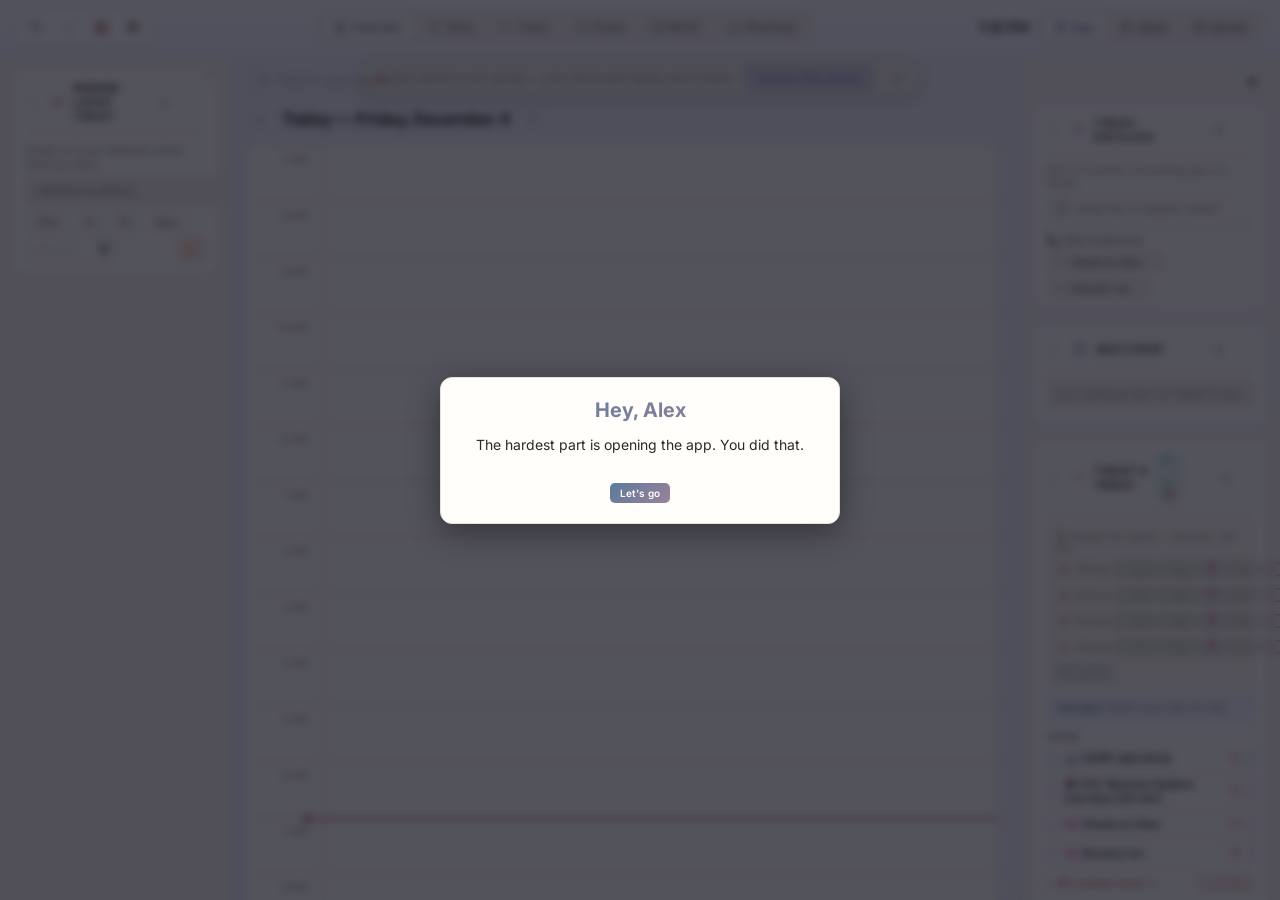
<file: index.html>
<!DOCTYPE html>
<html lang="en">
<head>
<meta charset="UTF-8">
<meta name="viewport" content="width=device-width, initial-scale=1.0, maximum-scale=1.0, user-scalable=no, viewport-fit=cover">
<meta name="apple-mobile-web-app-capable" content="yes">
<meta name="apple-mobile-web-app-status-bar-style" content="black-translucent">
<meta name="apple-mobile-web-app-title" content="BCC">
<meta name="theme-color" content="#f3f1ec">
<link rel="manifest" href="manifest.json">
<link rel="apple-touch-icon" href="icon-192.png?v=202611171520">
<title>Brain Command Center</title>
<script>
(function(){
  try{
    var m=localStorage.getItem('alex_theme_override');
    if(m==='dark'){/* leave default dark */}
    else{document.documentElement.classList.add('light');}
  }catch(e){document.documentElement.classList.add('light');}
})();
</script>
<link rel="stylesheet" href="styles.css?v=202611171520">
<script src="sync-config.js?v=202611171520" onerror="window.SYNC_GIST_ID=null;window.SYNC_TOKEN=null;"></script>
<script>
if('serviceWorker' in navigator){
  window.addEventListener('load',function(){
    navigator.serviceWorker.register('./sw.js',{updateViaCache:'none'}).then(function(reg){
      reg.addEventListener('updatefound',function(){
        var nw=reg.installing;
        nw.addEventListener('statechange',function(){
          if(nw.state==='installed'&&navigator.serviceWorker.controller){
            nw.postMessage({type:'SKIP_WAITING'});
          }
        });
      });
      // A tab left open for days never re-checks on its own, so it keeps running
      // stale JS in memory (this is what stranded the app on an old/blank build).
      // Re-check for a new build every 30 min and whenever the tab regains focus.
      setInterval(function(){reg.update().catch(function(){});},30*60*1000);
      document.addEventListener('visibilitychange',function(){
        if(document.visibilityState==='visible')reg.update().catch(function(){});
      });
    });
    navigator.serviceWorker.addEventListener('controllerchange',function(){
      if(!sessionStorage.getItem('sw_reload')){
        sessionStorage.setItem('sw_reload','1');
        window.location.reload();
      }
    });
  });
}
</script>
</head>
<body>
<div class="app">
  <!-- TOPBAR -->
  <div class="topbar">
    <button class="mobile-menu-btn" onclick="toggleMobileSidebar()" title="Menu"><span class="mi" style="font-size:20px;">menu</span></button>
    <div class="topbar-left">
      <input type="text" class="logo-text" id="logoText" value="Brain Command Center" style="display:none;" onchange="D.logoText=this.value;save();">
      <div class="topbar-actions">
        <div class="topbar-search" id="topbarSearch">
          <button class="tb-icon-btn" onclick="toggleSearch()" title="Search (Cmd+K)"><span class="mi">search</span></button>
          <div class="search-input-wrap" id="searchInputWrap" style="display:none;">
            <input type="text" id="globalSearchInput" placeholder="Search events, tasks, notes..." autocomplete="off" oninput="runGlobalSearch(this.value)" onkeydown="handleSearchKey(event)">
            <button onclick="closeSearch()" style="background:none;border:none;color:var(--dim);cursor:pointer;font-size:14px;">✕</button>
          </div>
          <div class="search-results" id="searchResults" style="display:none;"></div>
        </div>
        <button id="syncStatusBtn" class="tb-icon-btn" data-state="disabled" title="Sync status"><span class="mi">cloud</span></button>
        <button id="notifToggleBtn" class="tb-icon-btn" onclick="showNotifSetup()" title="Click to enable event reminders"><span class="mi">notifications</span></button>
        <div class="topbar-dropdown" id="dataDropdown">
          <button class="tb-icon-btn" onclick="toggleDataMenu()" title="Data management"><span class="mi">settings</span></button>
          <div class="topbar-dropdown-menu" id="dataMenu">
            <button onclick="openBreaks();toggleDataMenu();">🧘 Take a break</button>
            <button id="themeBtn" onclick="toggleTheme();"><span class="mi" style="font-size:14px;vertical-align:-2px;">light_mode</span> Day / night mode</button>
            <button id="hiddenCardsMenuItem" onclick="showHiddenCardsMenu();toggleDataMenu();">👁 Show hidden cards</button>
            <div style="height:1px;background:var(--border);margin:4px 0;"></div>
            <button onclick="exportData();toggleDataMenu();">⬇ Download Backup</button>
            <button onclick="importData();toggleDataMenu();">⬆ Restore from File</button>
            <button onclick="importIcs();toggleDataMenu();">📅 Import calendar .ics (Apple/Outlook)</button>
            <button onclick="openIcalModal();toggleDataMenu();">🍎 Sync from Apple Calendar</button>
            <button onclick="exportICS();toggleDataMenu();">📤 Export week as .ics</button>
            <button onclick="importOutlookPdf();toggleDataMenu();">📄 Import Outlook PDF</button>
            <button onclick="openPhotoImport();toggleDataMenu();">📸 Import from Photo</button>
            <button onclick="showBuildCheck();toggleDataMenu();">✅ Am I on the right BCC?</button>
          </div>
        </div>
      </div>
    </div>
    <div class="topbar-center">
      <div class="tabs">
        <button class="tab-btn active" onclick="switchTab('cal',this)" style="--tab-accent:var(--blue);"><span class="mi">calendar_month</span> Calendar</button>
        <button class="tab-btn" onclick="switchTab('wins',this)" style="--tab-accent:var(--green);"><span class="mi">emoji_events</span> Wins</button>
        <button class="tab-btn" onclick="switchTab('tasks',this)" style="--tab-accent:var(--amber);"><span class="mi">checklist</span> Tasks</button>
        <button class="tab-btn" onclick="switchTab('dump',this)" style="--tab-accent:var(--purple);"><span class="mi">psychology</span> Dump</button>
        <button class="tab-btn" onclick="switchTab('mcat',this)" style="--tab-accent:var(--indigo);"><span class="mi">menu_book</span> MCAT</button>
        <button class="tab-btn" onclick="switchTab('rec',this)" style="--tab-accent:var(--rose);"><span class="mi">groups</span> Meetings</button>
      </div>
    </div>
    <div class="topbar-right">
      <div class="topbar-clock" title="Current time">
        <span id="tbClock"></span>
        <span id="tbSynced" class="tb-synced" style="display:none;"></span>
      </div>
      <div class="view-toggle" id="viewToggle">
        <button class="vt-btn" onclick="setCalView('day',this)"><span class="mi" style="font-size:14px;">today</span> Day</button>
        <button class="vt-btn active" onclick="setCalView('week',this)"><span class="mi" style="font-size:14px;">date_range</span> Week</button>
        <button class="vt-btn" onclick="setCalView('month',this)"><span class="mi" style="font-size:14px;">calendar_view_month</span> Month</button>
      </div>
    </div>
  </div>

  <!-- SYNC STATUS BANNER -->
  <div id="syncBanner" class="sync-banner" data-state="disabled" style="display:none;">
    <span class="sync-banner-dot"></span>
    <span id="syncBannerText" class="sync-banner-text">Checking sync…</span>
    <button id="syncBannerBtn" class="sync-banner-btn" style="display:none;" onclick="SyncEngine.showPairingModal()">Connect this device</button>
    <button class="sync-banner-x" title="Hide for a week" onclick="localStorage.setItem('syncBannerSnooze',String(Date.now()+7*864e5));this.parentElement.style.display='none';">✕</button>
  </div>

  <!-- SIDEBAR -->
  <div class="sidebar" id="sidebarEl">
    <div class="sidebar-resize" id="sidebarResize"></div>
    <button class="sidebar-close-btn" onclick="if(window.innerWidth<=900){toggleMobileSidebar();}else{toggleSidebar();}" title="Close sidebar">✕</button>
    <!-- Daily Anchor — shows on low-meeting days -->
    <div class="s-card" data-card="daily-anchor" id="dailyAnchorCard" style="display:none;border-color:rgba(251,191,36,.3);">
      <div class="s-title"><span class="mi" style="font-size:14px;color:var(--amber);">anchor</span> Daily Anchor<button class="s-collapse" onclick="toggleCard('daily-anchor',this)">▾</button></div>
      <div class="s-body" id="cardBody-daily-anchor">
        <div id="dailyAnchorBody"></div>
      </div>
    </div>
    <!-- MCAT Progress (Nov 2026) — mini view of the Tracker log; hides itself until something is logged -->
    <div class="s-card" data-card="mcat-progress" id="mcatProgressCard" style="display:none;border-color:rgba(129,140,248,.35);">
      <div class="s-title"><span class="mi" style="font-size:14px;color:var(--indigo);">trending_up</span> MCAT Progress<button class="s-collapse" onclick="toggleCard('mcat-progress',this)">▾</button></div>
      <div class="s-body" id="cardBody-mcat-progress">
        <div id="mcatProgressBody"></div>
      </div>
    </div>
    <!-- This Week Strip (hidden compat) -->
    <div id="sidebarWeekStrip" style="display:none;"></div>
    <!-- Tomorrow Preview (hidden compat) -->
    <div id="sidebarTmrwPreview" style="display:none;"></div>


    <!-- Remind Later Today -->
    <div class="s-card" data-card="remind-later" style="border-color:rgba(251,191,36,.25);">
      <div class="s-title"><span class="mi rp-drag-handle" style="font-size:14px;color:var(--dim);cursor:grab;" title="Drag to reorder">drag_indicator</span><span class="mi" style="font-size:14px;color:var(--amber);">alarm</span> Remind Later Today<button class="s-collapse" onclick="toggleCard('remind-later',this)">▾</button></div>
      <div class="s-body" id="cardBody-remind-later">
        <div style="font-size:11px;color:var(--dim);margin-bottom:5px;">Drops on your calendar at the time you pick</div>
        <div class="rl-input-row">
          <input type="text" id="rlInput" placeholder="remind me about..." onkeydown="if(event.key==='Enter')quickRemindLater()">
        </div>
        <div class="rl-chip-row">
          <button class="rl-chip" data-rl-mins="30">30m</button>
          <button class="rl-chip" data-rl-mins="60">1h</button>
          <button class="rl-chip" data-rl-mins="120">2h</button>
          <button class="rl-chip" data-rl-at="18:00">6pm</button>
          <input type="time" id="rlTime" class="rl-chip rl-time">
          <button class="rl-add" onclick="quickRemindLater()" title="Add reminder">+</button>
        </div>
        <div id="rlPending"></div>
      </div>
    </div>

    <!-- Wins & Done card removed — completed items show crossed off inline in Today's Tasks; full history lives in the Wins tab -->
    <!-- Trash -->
    <div class="s-card" data-card="calright-trash">
      <div class="s-title"><span class="mi rp-drag-handle" style="font-size:14px;color:var(--dim);cursor:grab;" title="Drag to reorder">drag_indicator</span><span class="mi" style="font-size:14px;color:var(--dim);">delete</span> Trash <span class="badge" id="calRightTrashBadge" style="background:rgba(248,113,113,.12);color:var(--red);">0</span><button class="s-collapse" onclick="toggleCard('calright-trash',this)">▾</button></div>
      <div class="s-body" id="cardBody-calright-trash">
        <div id="calRightTrashList"></div>
      </div>
    </div>

    <!-- Hidden compat containers for sidebar quickwins -->
    <div id="sidebarWinsList" style="display:none;"></div>
    <div id="sidebarWinsBadge" style="display:none;">0</div>

    <!-- Weekly Progress / Call Tracker (hidden compat) -->
    <div id="weeklyGoalWidget" style="display:none;"></div>

    <!-- Weekly Later Review -->
    <div class="s-card" id="weeklyReviewCard" style="display:none;" data-card="weekly-review">
      <div class="s-title" style="color:var(--purple);"><span class="mi rp-drag-handle" style="font-size:14px;color:var(--dim);cursor:grab;" title="Drag to reorder">drag_indicator</span><span class="mi" style="font-size:14px;">event_repeat</span> Weekly Check-in <span class="badge" id="weeklyReviewCount" style="background:var(--purple);color:var(--bg);">0</span><button class="s-collapse" onclick="toggleCard('weekly-review',this)">▾</button></div>
      <div class="s-body" id="cardBody-weekly-review">
        <div style="font-size:11px;color:var(--dim);margin-bottom:5px;">These are in your stash — still need them?</div>
        <div id="weeklyReviewList"></div>
      </div>
    </div>

    <!-- Legacy sidebar Today's Tasks card removed — the right-panel Today's Tasks checklist is the single source -->

  </div>
  <button class="sidebar-show-btn" id="sidebarShowBtn" onclick="toggleSidebar()" title="Show sidebar">▶</button>

  <!-- MAIN CONTENT -->
  <div class="main">
    <!-- CALENDAR TAB -->
    <div class="tab-panel active" id="p-cal">
      <button class="right-panel-toggle" id="rightPanelToggle" onclick="toggleRightPanel()" title="Toggle right panel">◀</button>
      <!-- Mobile view toggle -->
      <div class="mobile-view-toggle" id="mobileViewToggle">
        <button class="mvt-btn active" onclick="setCalView('day');updateMvt('day')"><span class="mi" style="font-size:14px;">today</span> Today</button>
        <button class="mvt-btn" onclick="setCalView('tomorrow');updateMvt('tomorrow')"><span class="mi" style="font-size:14px;">arrow_forward</span> Tomorrow</button>
        <span class="mvt-date" id="mvtDate"></span>
      </div>
      <div id="cal-main-area">
        <div id="parkedBar"></div>
        <div id="calWeekView"></div>
        <div id="calDayView" style="display:none;"></div>
        <div id="calMonthView" style="display:none;"></div>
      </div>
      <div id="rightPanelResize" class="right-resize-handle"></div>
      <div id="cal-right-panel">
        <button class="right-panel-close-btn" onclick="toggleRightPanel()" title="Close panel">✕</button>
        <!-- Today, Distilled (anchors band) -->
        <div class="s-card" data-card="calright-anchors" style="border-color:rgba(139,92,246,.25);">
          <div class="s-title"><span class="mi rp-drag-handle" style="font-size:14px;color:var(--dim);cursor:grab;" title="Drag to reorder">drag_indicator</span><span class="mi" style="font-size:14px;color:var(--purple);">flag</span> Today, Distilled<button class="s-collapse" onclick="toggleCard('calright-anchors',this)">▾</button></div>
          <div class="s-body" id="calRightAnchors"></div>
        </div>
        <!-- Quick-Add Event -->
        <div class="s-card" data-card="calright-quickadd" style="border-color:rgba(96,165,250,.25);">
          <div class="s-title"><span class="mi rp-drag-handle" style="font-size:14px;color:var(--dim);cursor:grab;" title="Drag to reorder">drag_indicator</span><button class="qa-add-icon-btn" onclick="openAddBlockPopover(event)" title="Click to open the full Add Block form"><span class="mi" style="font-size:16px;color:var(--blue);">add_circle</span></button> Add Event<button class="s-collapse" onclick="toggleCard('calright-quickadd',this)">▾</button></div>
          <div class="s-body" id="cardBody-calright-quickadd">
            <div class="qa-bar" id="qaBar">
              <input type="text" id="qaInput" class="qa-input" placeholder='e.g. "call Sarah 1pm" or "MCAT fri 7pm 2hrs"' autocomplete="off">
              <div id="qaPreview" class="qa-preview"></div>
              <button id="qaAddBtn" class="qa-add-btn" onclick="quickAddBlock()" style="display:none;">Add</button>
            </div>
          </div>
        </div>
        <!-- Clock-Out Calculator -->
        <div class="s-card" data-card="calright-clockout" style="border-color:rgba(34,197,94,.25);">
          <div class="s-title"><span class="mi rp-drag-handle" style="font-size:14px;color:var(--dim);cursor:grab;" title="Drag to reorder">drag_indicator</span><span class="mi" style="font-size:14px;color:var(--green);">schedule</span> Clock-Out Calculator<button class="s-collapse" onclick="toggleCard('calright-clockout',this)">▾</button></div>
          <div class="s-body" id="cardBody-calright-clockout">
            <div class="co-shift-row">
              <label class="co-label">Shift</label>
              <select id="coShift" class="co-select" onchange="renderClockOut()">
                <option value="510">8.5 hrs (8 + 30 min break)</option>
                <option value="540">9 hrs (8 + 1 hr break)</option>
                <option value="480">8 hrs (no break)</option>
                <option value="450">7.5 hrs</option>
                <option value="custom">Custom...</option>
              </select>
              <input type="number" id="coCustom" class="co-custom" placeholder="min" min="15" max="1440" step="15" style="display:none;" oninput="renderClockOut()">
            </div>
            <div class="co-input-row">
              <label class="co-label">Clock In</label>
              <input type="time" id="coClockIn" class="co-time-input" oninput="renderClockOut()">
              <button class="co-now-btn" onclick="setClockInNow()" title="Use current time">Now</button>
            </div>
            <div id="coResult" class="co-result"></div>
            <details class="co-table-wrap">
              <summary>See full reference table</summary>
              <div id="coTable" class="co-table"></div>
            </details>
          </div>
        </div>
        <!-- Today's Tasks (active + completed inline) -->
        <div class="s-card" data-card="calright-tasks">
          <div class="s-title"><span class="mi rp-drag-handle" style="font-size:14px;color:var(--dim);cursor:grab;" title="Drag to reorder">drag_indicator</span><span class="mi" style="font-size:14px;color:var(--amber);">checklist</span> Today's Tasks <span class="badge" id="calRightTaskBadge">0</span><button class="s-collapse" onclick="toggleCard('calright-tasks',this)">▾</button></div>
          <div class="s-body" id="cardBody-calright-tasks">
            <div id="overdueCard" class="slipped-strip" style="display:none;"></div>
            <div id="calRightTaskList"></div>
            <div class="add-inline" style="margin-top:4px;">
              <input type="text" placeholder="+ add task..." onkeydown="if(event.key==='Enter')addCalRightTask(this)">
            </div>
          </div>
        </div>
        <!-- Parked / Later -->
        <div class="s-card" data-card="calright-stash">
          <div class="s-title"><span class="mi rp-drag-handle" style="font-size:14px;color:var(--dim);cursor:grab;" title="Drag to reorder">drag_indicator</span><span class="mi" style="font-size:14px;color:var(--purple);">inbox</span> On Deck <span class="badge" id="calRightStashBadge" style="background:rgba(192,132,252,.15);color:#c084fc;">0</span><button class="s-collapse" onclick="toggleCard('calright-stash',this)">▾</button></div>
          <div class="s-body" id="cardBody-calright-stash">
            <div id="calRightStashList"></div>
            <div class="add-inline" style="margin-top:4px;">
              <input type="text" placeholder="+ park a thought or task..." onkeydown="if(event.key==='Enter')addToStash(this)">
            </div>
          </div>
        </div>
        <!-- Ideas parking lot: tweaks go here, not into the code -->
        <div class="s-card" data-card="calright-ideas">
          <div class="s-title"><span class="mi rp-drag-handle" style="font-size:14px;color:var(--dim);cursor:grab;" title="Drag to reorder">drag_indicator</span><span class="mi" style="font-size:14px;color:var(--teal);">lightbulb</span> Parking Lot <span class="badge" id="ideasBadge" style="background:rgba(45,212,191,.15);color:var(--teal);">0</span><button class="s-collapse" onclick="toggleCard('calright-ideas',this)">▾</button></div>
          <div class="s-body" id="cardBody-calright-ideas">
            <div id="ideasList"></div>
            <div class="idea-tag-row">
              <button class="idea-tag-pick" data-tag="bcc" onclick="pickIdeaTag('bcc')">BCC</button>
              <button class="idea-tag-pick" data-tag="template" onclick="pickIdeaTag('template')">Template</button>
              <button class="idea-tag-pick" data-tag="other" onclick="pickIdeaTag('other')">Other</button>
            </div>
            <div class="add-inline" style="margin-top:4px;">
              <input type="text" placeholder="+ jot the tweak, don't build it..." onkeydown="if(event.key==='Enter')addIdea(this)">
            </div>
          </div>
        </div>
        <!-- Tomorrow's Plan card removed -->
        <!-- Quick Wins removed from right panel — now in sidebar -->
        <!-- Hidden containers for compat -->
        <div id="calRightCompletedList" style="display:none;"></div>
        <div id="calRightCompletedBadge" style="display:none;">0</div>
      </div>
    </div>

    <!-- WINS TAB -->
    <div class="tab-panel" id="p-wins">
      <div style="display:flex;gap:6px;align-items:center;margin-bottom:10px;flex-wrap:wrap;">
        <button class="t-btn" onclick="openWeeklyReflectManual()" style="font-size:11px;border-color:rgba(129,140,248,.4);color:var(--indigo);"><span class="mi" style="font-size:14px;">spa</span> Weekly reflection</button>
        <button class="t-btn" onclick="openWeeklyReflectHistory()" style="font-size:11px;"><span class="mi" style="font-size:14px;">history</span> Past reflections</button>
      </div>
      <div id="winsContent"></div>
    </div>

    <!-- TASKS TAB (simplified) -->
    <div class="tab-panel" id="p-tasks">
      <div class="tasks-simple-header">
        <div class="tasks-simple-add-bar">
          <input type="text" id="swimlaneAddInput" placeholder="+ Add a task..." onkeydown="if(event.key==='Enter')swimlaneQuickAdd()">
          <select id="swimlaneAddCat" class="swimlane-add-cat"></select>
          <select id="swimlaneAddPri" class="swimlane-add-pri">
            <option value="med">Normal</option>
            <option value="high">Urgent</option>
            <option value="low">Low</option>
          </select>
          <button class="tasks-cat-mgr-btn" onclick="openCatMgr()" title="Manage categories"><span class="mi" style="font-size:14px;">tune</span></button>
        </div>
      </div>
      <div style="display:flex;gap:6px;margin:8px 0 4px;">
        <button class="tasks-subtab active" id="taskViewBuckets" onclick="switchTaskView('buckets',this)" title="Your tasks grouped into buckets">🪣 Buckets</button>
        <button class="tasks-subtab" id="taskViewList" onclick="switchTaskView('list',this)">📋 List</button>
        <button class="tasks-subtab" id="taskViewLists" onclick="switchTaskView('lists',this)">✅ Lists</button>
      </div>
      <div id="tasksActivePane" style="display:none;">
        <div id="tasksSimpleToday"></div>
        <div id="tasksSimpleParked" style="margin-top:20px;"></div>
      </div>
      <div id="tasksBucketPane"></div>
      <div id="tasksListsPane" style="display:none;"></div>
      <!-- Hidden compat containers -->
      <div id="tasksCatSidebar" style="display:none;"><div id="swimlaneContainer"></div></div>
      <div id="tasksMainInbox" style="display:none;"></div>
      <div id="swimlaneDoneSection" style="display:none;"></div>
      <div id="tasksParkingPane" style="display:none;"><div id="parkingList"></div></div>
      <div id="tasksBacklogPane" style="display:none;"><div id="backlogList"></div></div>
      <div id="parkingAddInput" style="display:none;"></div>
    </div>

    <!-- BRAIN DUMP TAB -->
    <div class="tab-panel" id="p-dump">
      <div style="max-width:700px;">
        <h3 style="font-size:14px;margin-bottom:8px;">Brain Dump</h3>
        <p style="font-size:11px;color:var(--dim);margin-bottom:8px;">One thought per line. Dump to inbox, sort later.</p>
        <textarea class="dump-area" id="brainDump" oninput="D.brainDump=this.value;save();" placeholder="Just empty your brain..."></textarea>
        <div style="display:flex;gap:6px;margin-top:6px;">
          <button class="t-btn primary" onclick="dumpToInbox()">Dump to Inbox</button>
          <button class="t-btn" onclick="if(confirm('Clear?')){document.getElementById('brainDump').value='';D.brainDump='';save();}">Clear</button>
        </div>
        <div style="margin-top:16px;">
          <h3 style="font-size:14px;margin-bottom:8px;">Inbox <span class="badge" id="inboxCount">0</span></h3>
          <div id="inboxItems"></div>
        </div>
        <!-- Worry Notes -->
        <div style="margin-top:24px;border-top:1px solid var(--border);padding-top:16px;">
          <div style="display:flex;align-items:center;gap:8px;margin-bottom:6px;">
            <h3 style="font-size:14px;margin:0;">Worry Notes</h3>
            <div class="worry-timer-bar" id="worryTimerBar">
              <button class="worry-start-btn" id="worryStartBtn" onclick="startWorryCountdown()"><span class="mi" style="font-size:14px;vertical-align:middle;">timer</span> 10 min</button>
              <div class="worry-timer-ring" id="worryTimerRing" style="display:none;">
                <svg viewBox="0 0 36 36" class="worry-ring-svg">
                  <circle cx="18" cy="18" r="15.5" fill="none" stroke="var(--border)" stroke-width="2"/>
                  <circle id="worryRingProgress" cx="18" cy="18" r="15.5" fill="none" stroke="var(--amber)" stroke-width="2.5" stroke-linecap="round" stroke-dasharray="97.4" stroke-dashoffset="0" transform="rotate(-90 18 18)"/>
                </svg>
                <span id="worryTimerDisplay" class="worry-timer-text">10:00</span>
              </div>
              <button class="worry-pause-btn" id="worryPauseBtn" onclick="toggleWorryPause()" style="display:none;" title="Pause/Resume"><span class="mi" style="font-size:14px;">pause</span></button>
              <button class="worry-reset-btn" id="worryResetBtn" onclick="resetWorryTimer()" style="display:none;" title="Reset timer"><span class="mi" style="font-size:14px;">restart_alt</span></button>
            </div>
          </div>
          <p style="font-size:11px;color:var(--dim);margin-bottom:8px;">Give yourself 10 minutes. Write what's on your mind — no editing, just flow.</p>
          <textarea class="dump-area" id="worryNotes" placeholder="What's weighing on your mind right now..." oninput="onWorryInput(this)"></textarea>
          <div style="display:flex;gap:6px;margin-top:6px;align-items:center;">
            <button class="t-btn primary" onclick="finishWorryNotes()">Done — show me next steps</button>
            <select id="worryDatePicker" onchange="loadWorryEntry(this.value)" style="font-size:10px;padding:3px 6px;background:var(--bg);border:1px solid var(--border);border-radius:5px;color:var(--dim);">
              <option value="">Past entries...</option>
            </select>
          </div>
          <div id="worryNextSteps" style="display:none;margin-top:12px;"></div>
        </div>
      </div>
    </div>

    <!-- MCAT TAB -->
    <div class="tab-panel" id="p-mcat">
      <div style="max-width:760px;">
        <h3 style="font-size:14px;margin-bottom:8px;">📅 Study Plan</h3>
        <div id="studyPlanView"></div>
      </div>
      <!-- Collapsible sections: open/closed state remembered per section (mcSec_*) -->
      <div class="mc-sec" id="mcSec_math" style="max-width:760px;">
        <div class="mc-sec-head" onclick="mcSecToggle('math')">
          <h3 class="mc-sec-title"><span class="mi">calculate</span> Quick Math</h3>
          <span class="mi mc-sec-chev">expand_more</span>
        </div>
        <div class="mc-sec-body"><div id="mcatMath"></div></div>
      </div>
      <div class="mc-sec" id="mcSec_vocab" style="max-width:760px;">
        <div class="mc-sec-head" onclick="mcSecToggle('vocab')">
          <h3 class="mc-sec-title"><span class="mi">translate</span> Vocab</h3>
          <span class="mi mc-sec-chev">expand_more</span>
        </div>
        <div class="mc-sec-body"><div id="vocabDaily"></div></div>
      </div>
      <div class="mc-sec" id="mcSec_pocket">
        <div class="mc-sec-head" onclick="mcSecToggle('pocket')">
          <h3 class="mc-sec-title"><span class="mi">bookmark</span> Quick Reference <span style="font-weight:400;opacity:.6;font-size:.8em;">formulas · flashcards · terms</span></h3>
          <span class="mi mc-sec-chev">expand_more</span>
        </div>
        <div class="mc-sec-body"><div id="pocketRoot" class="pocket"></div></div>
      </div>
    </div>

    <!-- MEETINGS TAB -->
    <div class="tab-panel" id="p-rec">
      <div class="mtg-hub">
        <!-- HEADER -->
        <div class="mtg-hub-header">
          <div>
            <h2 style="font-size:18px;font-weight:700;margin:0;display:flex;align-items:center;gap:8px;"><span class="mi" style="color:var(--rose);font-size:22px;">groups</span> Meetings</h2>
            <p style="font-size:11px;color:var(--dim);margin:2px 0 0;">Your meeting home base — prep, notes, and calendar all in one place.</p>
          </div>
        </div>

        <!-- MEETINGS CALENDAR VIEW TABS -->
        <div class="mtg-view-tabs">
          <button class="mtg-view-btn active" onclick="setMtgView('today',this)"><span class="mi" style="font-size:14px;">today</span> Today</button>
          <button class="mtg-view-btn" onclick="setMtgView('week',this)"><span class="mi" style="font-size:14px;">date_range</span> This Week</button>
          <button class="mtg-view-btn" onclick="setMtgView('month',this)"><span class="mi" style="font-size:14px;">calendar_view_month</span> This Month</button>
          <button class="mtg-view-btn" onclick="setMtgView('all',this)"><span class="mi" style="font-size:14px;">folder_open</span> All Notes</button>
        </div>

        <!-- CALENDAR-LINKED MEETINGS -->
        <div id="mtgCalendarView"></div>

        <!-- PREP / NEW NOTE -->
        <div class="mtg-compose-section">
          <div class="mtg-compose-header" onclick="toggleMtgCompose()">
            <h3 style="font-size:13px;margin:0;display:flex;align-items:center;gap:6px;">
              <span class="mi" style="color:var(--blue);font-size:16px;">edit_note</span> New Meeting Note
            </h3>
            <span class="mi mtg-compose-chevron" id="mtgComposeChevron" style="font-size:18px;color:var(--dim);transition:transform .2s;">expand_less</span>
          </div>
          <div id="mtgComposeBody" style="display:block;">
            <div style="display:flex;gap:6px;flex-wrap:wrap;margin-bottom:10px;">
              <button class="t-btn" onclick="loadMeetingTpl('1on1')" style="font-size:10px;"><span class="mi" style="font-size:13px;">groups</span> 1:1 Check-in</button>
              <button class="t-btn" onclick="loadMeetingTpl('research')" style="font-size:10px;"><span class="mi" style="font-size:13px;">biotech</span> Research Meeting</button>
              <button class="t-btn" onclick="loadMeetingTpl('tpp')" style="font-size:10px;"><span class="mi" style="font-size:13px;">medical_services</span> TPP / Clinical</button>
              <button class="t-btn" onclick="loadMeetingTpl('general')" style="font-size:10px;"><span class="mi" style="font-size:13px;">edit_note</span> General Notes</button>
              <button class="t-btn" onclick="loadMeetingTpl('prep')" style="font-size:10px;"><span class="mi" style="font-size:13px;">checklist</span> Meeting Prep</button>
            </div>

            <!-- TRANSCRIPT UPLOAD / Q&A -->
            <details class="mtg-transcript" id="mtgTranscriptBox">
              <summary><span class="mi" style="font-size:15px;color:var(--indigo);vertical-align:middle;">graphic_eq</span> Transcript &mdash; upload, summarize, ask</summary>
              <div class="mtg-transcript-body">
                <div class="mt-row">
                  <label class="mt-file-btn" title="Upload .txt, .vtt, .srt, or .md">
                    <span class="mi" style="font-size:14px;">upload_file</span> Upload file
                    <input type="file" id="mtgTranscriptFile" accept=".txt,.vtt,.srt,.md,text/plain" onchange="loadTranscriptFile(event)" hidden>
                  </label>
                  <select id="mtgLinkBlock" class="mt-link" title="Link to a calendar meeting"></select>
                </div>
                <textarea id="mtgTranscriptInput" class="dump-area" placeholder="...or paste the transcript here" style="min-height:90px;font-size:11px;"></textarea>
                <div class="mt-actions">
                  <button class="t-btn primary" onclick="runTranscriptSummary('full')" style="font-size:10px;"><span class="mi" style="font-size:12px;">auto_awesome</span> Summarize → notes</button>
                  <button class="t-btn" onclick="runTranscriptSummary('actions')" style="font-size:10px;"><span class="mi" style="font-size:12px;">checklist</span> Action items only</button>
                  <button class="t-btn" onclick="clearTranscript()" style="font-size:10px;">Clear</button>
                </div>
                <div class="mt-qa">
                  <input type="text" id="mtgTranscriptQ" placeholder="ask a question about this transcript..." onkeydown="if(event.key==='Enter')askTranscript()">
                  <button class="t-btn" onclick="askTranscript()" style="font-size:10px;"><span class="mi" style="font-size:12px;">search</span> Find</button>
                  <button class="t-btn" onclick="copyTranscriptForAI()" title="Copies the transcript + your question to clipboard, paste into ChatGPT/Claude" style="font-size:10px;"><span class="mi" style="font-size:12px;">content_copy</span> Copy for ChatGPT</button>
                </div>
                <div id="mtgTranscriptResult" class="mt-result"></div>
              </div>
            </details>
            <div style="display:flex;gap:8px;align-items:center;margin-bottom:6px;">
              <input type="text" id="mtgTitle" placeholder="Meeting title..." style="flex:1;background:var(--bg);border:1px solid var(--border);border-radius:6px;padding:6px 10px;color:var(--text);font-size:13px;font-weight:600;outline:none;font-family:inherit;" oninput="saveMeetingNotes()">
              <input type="date" id="mtgDate" style="background:var(--bg);border:1px solid var(--border);border-radius:6px;padding:5px 8px;color:var(--text);font-size:11px;outline:none;" onchange="saveMeetingNotes()">
            </div>
            <textarea id="mtgNotes" class="dump-area" style="min-height:180px;font-size:12px;line-height:1.6;" placeholder="Start typing or pick a template above..." oninput="saveMeetingNotes()"></textarea>
            <div style="display:flex;gap:6px;margin-top:8px;align-items:center;flex-wrap:wrap;">
              <button class="t-btn primary" onclick="saveMeetingToList()" style="font-size:10px;"><span class="mi" style="font-size:13px;">save</span> Save</button>
              <button class="t-btn mtg-notion-save-btn" onclick="saveAndQueueNotion()" style="font-size:10px;"><span class="mi" style="font-size:13px;">upload</span> Save + Notion</button>
              <button class="t-btn" onclick="cleanUpMeetingNotes()" style="font-size:10px;border-color:rgba(129,140,248,.3);color:var(--indigo);" title="Sort into Goals / Questions / Talking points / Decisions / Action items"><span class="mi" style="font-size:13px;">auto_fix_high</span> Clean Up</button>
              <button class="t-btn" onclick="refineMeetingNotes()" style="font-size:10px;border-color:rgba(192,132,252,.3);color:var(--purple);" title="Dedupe similar bullets and strip filler words (um, like, kinda...)"><span class="mi" style="font-size:13px;">auto_awesome</span> Refine</button>
              <button class="t-btn" onclick="clearMeetingNotes()" style="font-size:10px;">Clear</button>
              <span style="flex:1;"></span>
              <button class="t-btn" onclick="copyMeetingNotes()" style="font-size:10px;"><span class="mi" style="font-size:13px;">content_copy</span> Copy</button>
            </div>
          </div>
        </div>

        <!-- SAVED MEETINGS (hidden by default, shown in "All Notes" view) -->
        <div id="mtgSavedSection" style="display:none;">
          <h3 style="font-size:13px;margin-bottom:8px;"><span class="mi" style="color:var(--teal);font-size:16px;vertical-align:middle;">folder_open</span> All Saved Notes <span class="badge" id="savedMtgCount">0</span></h3>
          <div id="savedMtgList"></div>
        </div>
      </div>
    </div>
  </div>

</div>

<div id="saveToast">Saved</div>

<!-- DAY VIEW EVENT POPOVER -->
<div class="dv-popover" id="dvPopover">
  <h4>+ New Block</h4>
  <div class="pop-field pop-full">
    <label>Title</label>
    <input type="text" id="dpTitle" placeholder="What's happening?" onkeydown="if(event.key==='Enter')dvPopoverSave();">
  </div>
  <div class="pop-row">
    <div class="pop-field">
      <label>Date</label>
      <input type="date" id="dpDate">
    </div>
    <div class="pop-field">
      <label>Time</label>
      <select id="dpTime"></select>
    </div>
  </div>
  <div class="pop-field pop-full">
    <label>Category</label>
    <select id="dpCat"></select>
  </div>
  <div class="pop-field pop-full">
    <label>Details</label>
    <input type="text" id="dpDetails" placeholder="Optional details..." onkeydown="if(event.key==='Enter')dvPopoverSave();">
  </div>
  <div class="pop-row" id="dpRepeatRow">
    <div class="pop-field">
      <label>Repeat</label>
      <select id="dpRepeat" onchange="popRepeatChanged('dp')">
        <option value="">Does not repeat</option>
        <option value="day">Every day</option>
        <option value="weekday">Weekdays (Mon–Fri)</option>
        <option value="week">Every week</option>
        <option value="2wk">Every 2 weeks</option>
        <option value="month">Every month</option>
      </select>
    </div>
    <div class="pop-field" id="dpUntilField" style="visibility:hidden;">
      <label>Until</label>
      <input type="date" id="dpUntil">
    </div>
  </div>
  <div class="pop-row pop-check-row">
    <label class="pop-check">
      <input type="checkbox" id="dpIsMeeting"> <span class="mi" style="font-size:13px;color:var(--teal);">groups</span> Meeting
    </label>
  </div>
  <div class="wp-btns">
    <button class="t-btn" onclick="closeDvPopover()">Cancel</button>
    <button class="t-btn" id="dpDeleteBtn" onclick="dvPopoverDelete()" style="display:none;color:var(--red);border-color:var(--red);">Delete</button>
    <button class="t-btn primary" id="dpSaveBtn" onclick="dvPopoverSave()">Add</button>
  </div>
</div>

<!-- WEEK VIEW EVENT POPOVER -->
<div class="wk-popover" id="wkPopover">
  <h4>+ New Block</h4>
  <div class="pop-field pop-full">
    <label>Title</label>
    <input type="text" id="wpTitle" placeholder="What's happening?" onkeydown="if(event.key==='Enter')wkPopoverSave();">
  </div>
  <div class="pop-row">
    <div class="pop-field">
      <label>Date</label>
      <input type="date" id="wpDate">
    </div>
    <div class="pop-field">
      <label>Time</label>
      <select id="wpTime"></select>
    </div>
  </div>
  <div class="pop-field pop-full">
    <label>Category</label>
    <select id="wpCat"></select>
  </div>
  <div class="pop-field pop-full">
    <label>Details</label>
    <input type="text" id="wpDetails" placeholder="Optional details..." onkeydown="if(event.key==='Enter')wkPopoverSave();">
  </div>
  <div class="pop-row" id="wpRepeatRow">
    <div class="pop-field">
      <label>Repeat</label>
      <select id="wpRepeat" onchange="popRepeatChanged('wp')">
        <option value="">Does not repeat</option>
        <option value="day">Every day</option>
        <option value="weekday">Weekdays (Mon–Fri)</option>
        <option value="week">Every week</option>
        <option value="2wk">Every 2 weeks</option>
        <option value="month">Every month</option>
      </select>
    </div>
    <div class="pop-field" id="wpUntilField" style="visibility:hidden;">
      <label>Until</label>
      <input type="date" id="wpUntil">
    </div>
  </div>
  <div class="pop-row pop-check-row">
    <label class="pop-check">
      <input type="checkbox" id="wpIsMeeting"> <span class="mi" style="font-size:13px;color:var(--teal);">groups</span> Meeting
    </label>
  </div>
  <div class="wp-btns">
    <button class="t-btn" onclick="closeWkPopover()">Cancel</button>
    <button class="t-btn primary" onclick="wkPopoverSave()">Add</button>
  </div>
</div>

<!-- EDIT TASK MODAL -->
<div class="modal-bg" id="editModal" onclick="if(event.target===this)closeModal()">
  <div class="modal">
    <h3 id="modalTitle">Edit Task</h3>
    <label>Task</label><input type="text" id="edText">
    <label>Category</label><select id="edCat"></select>
    <label>Importance</label><select id="edPri"><option value="high">⭐ Important</option><option value="med">Normal</option><option value="low">Low</option></select>
    <label>Date</label><input type="date" id="edDate">
    <label>Remind me</label>
    <div style="display:flex;gap:6px;align-items:center;flex-wrap:wrap;margin:4px 0 8px;">
      <input type="datetime-local" id="edRemindAt" style="flex:1;min-width:140px;background:var(--bg);border:1px solid var(--border);border-radius:7px;padding:4px 6px;color:var(--text);font-size:11px;font-family:inherit;">
      <button type="button" class="t-btn" onclick="document.getElementById('edRemindAt').value='';" style="font-size:10px;">Clear</button>
    </div>
    <label>Effort (how lingering tasks are sorted in 🪣 Buckets)</label>
    <div id="edEffort" class="effort-chips"></div>
    <label>Difficulty (optional)</label>
    <div id="edDiff" class="effort-chips"></div>
    <div class="modal-btns">
      <button class="t-btn"onclick="closeModal()">Cancel</button>
      <button class="t-btn" style="border-color:var(--red);color:var(--red);" onclick="deleteFromModal()">Delete</button>
      <button class="t-btn primary" onclick="saveModal()">Save</button>
    </div>
  </div>
</div>

<!-- TIMER MODAL -->
<div class="modal-bg" id="timerModal" onclick="if(event.target===this)closeTimerModal()">
  <div class="modal" style="max-width:320px;text-align:center;">
    <h3 style="font-size:14px;">Focus Timer</h3>
    <div class="timer-ring-wrap" style="margin:10px auto;">
      <svg class="timer-ring" viewBox="0 0 120 120">
        <defs><linearGradient id="timerGrad" x1="0%" y1="0%" x2="100%" y2="100%"><stop offset="0%" stop-color="#60a5fa"/><stop offset="100%" stop-color="#34d399"/></linearGradient></defs>
        <circle class="timer-ring-bg" cx="60" cy="60" r="52" />
        <circle class="timer-ring-progress" id="timerRingProgress" cx="60" cy="60" r="52" />
      </svg>
      <div class="timer-ring-inner">
        <div class="timer-disp" id="timerDisp">25:00</div>
        <div class="timer-label" id="timerLabel">ready</div>
      </div>
    </div>
    <div style="display:flex;gap:4px;align-items:center;justify-content:center;margin-top:6px;">
      <input type="number" id="timerInput" value="25" min="1" max="240" style="width:50px;text-align:center;background:var(--bg);border:1px solid var(--border);border-radius:6px;padding:4px;color:var(--text);font-size:11px;outline:none;" onchange="setPresetFromInput()">
      <span style="font-size:9px;color:var(--dim);">min</span>
    </div>
    <div class="timer-btns" style="margin-top:8px;">
      <button class="t-btn primary" id="timerStartBtn" onclick="toggleTimer()">Start</button>
      <button class="t-btn" onclick="resetTimer()">Reset</button>
    </div>
    <div style="font-size:9px;color:var(--dim);text-align:center;margin-top:3px;" id="pomoCount">0 sessions</div>
    <div class="modal-btns" style="margin-top:10px;"><button class="t-btn" onclick="closeTimerModal()">Close</button></div>
  </div>
</div>

<!-- CATEGORY MANAGER MODAL -->
<div class="modal-bg" id="catModal" onclick="if(event.target===this)closeCatMgr()">
  <div class="modal" style="max-width:480px;">
    <h3>Manage Categories</h3>
    <div id="catList" style="max-height:320px;overflow-y:auto;"></div>
    <div style="margin-top:12px;border-top:1px solid var(--border);padding-top:12px;">
      <label style="font-weight:600;">Add New Category</label>
      <div style="display:flex;gap:8px;margin-top:6px;align-items:center;flex-wrap:wrap;">
        <input type="text" id="newCatLabel" placeholder="Name" style="flex:1;min-width:80px;">
        <button class="t-btn primary" onclick="addCategory()">Add</button>
      </div>
      <div style="margin-top:8px;">
        <label style="font-size:10px;color:var(--dim);">Color</label>
        <div class="color-grid" id="colorSwatches"></div>
        <div style="display:flex;align-items:center;gap:6px;margin-top:6px;">
          <label style="font-size:10px;color:var(--dim);white-space:nowrap;">Custom:</label>
          <input type="color" id="newCatColor" value="#60a5fa" style="width:28px;height:28px;padding:0;border:none;background:none;cursor:pointer;" onchange="selectedSwatchColor=this.value;document.querySelectorAll('.color-swatch').forEach(s=>s.classList.remove('selected'));">
        </div>
      </div>
      <div style="margin-top:8px;">
        <label style="font-size:10px;color:var(--dim);">Icon (emoji or type to search Material icons)</label>
        <div style="display:flex;gap:4px;margin-top:4px;margin-bottom:4px;">
          <button class="qa-mode active" id="iconModeEmoji" onclick="setIconMode('emoji')" style="font-size:9px;padding:3px 8px;">Emoji</button>
          <button class="qa-mode" id="iconModeIcon" onclick="setIconMode('icon')" style="font-size:9px;padding:3px 8px;">Icons</button>
        </div>
        <div id="iconPickerEmoji">
          <div class="emoji-grid" id="emojiGrid"></div>
          <input type="text" id="newCatEmoji" placeholder="Or type any emoji" style="width:100%;margin-top:4px;font-size:12px;">
        </div>
        <div id="iconPickerIcon" style="display:none;">
          <input type="text" id="iconSearch" placeholder="Search icons... (e.g. heart, school, call)" style="width:100%;margin-bottom:4px;font-size:12px;" oninput="filterIcons(this.value)">
          <div class="emoji-grid" id="iconGrid" style="max-height:100px;"></div>
        </div>
      </div>
    </div>
    <div class="modal-btns"><button class="t-btn" onclick="closeCatMgr()">Close</button></div>
  </div>
</div>

<!-- DAILY MOTIVATION -->
<div class="modal-bg" id="motivModal" onclick="if(event.target===this)closeDailyMotivation()">
  <div class="modal motivation-modal">
    <div id="motivContent"></div>
    <button class="t-btn primary" onclick="closeDailyMotivation()" style="margin-top:12px;">Let's go</button>
  </div>
</div>

<!-- WEEKLY REFLECTION -->
<div class="modal-bg" id="weeklyReflectModal" onclick="if(event.target===this)closeWeeklyReflect()">
  <div class="modal weekly-reflect-modal">
    <div class="wr-header">
      <span class="mi wr-icon">spa</span>
      <div>
        <h3 class="wr-title">Weekly Reflection</h3>
        <p class="wr-subtitle" id="wrSubtitle">A small pause before the next week.</p>
      </div>
      <button class="wr-close" onclick="closeWeeklyReflect()" title="Skip for now">✕</button>
    </div>
    <div class="wr-body">
      <div class="wr-field">
        <label class="wr-label"><span class="wr-emoji">🌟</span> Proud of this week</label>
        <input type="text" id="wrProud" placeholder="A win, big or small..." maxlength="140">
      </div>
      <div class="wr-field">
        <label class="wr-label"><span class="wr-emoji">💛</span> Grateful for</label>
        <input type="text" id="wrGrateful" placeholder="Someone, a moment, anything..." maxlength="140">
      </div>
      <div class="wr-field">
        <label class="wr-label"><span class="wr-emoji">🌱</span> Carrying forward</label>
        <input type="text" id="wrCarry" placeholder="One thing to bring into next week..." maxlength="140">
      </div>
      <div class="wr-energy">
        <label class="wr-label">How was your week overall?</label>
        <div class="wr-energy-row">
          <input type="range" id="wrEnergy" min="1" max="5" value="3" oninput="document.getElementById('wrEnergyVal').textContent=['heavy','tough','okay','good','glowing'][this.value-1];">
          <span class="wr-energy-val" id="wrEnergyVal">okay</span>
        </div>
      </div>
    </div>
    <div class="wr-actions">
      <button class="t-btn" onclick="openWeeklyReflectHistory()" style="font-size:10px;"><span class="mi" style="font-size:13px;">history</span> Past reflections</button>
      <button class="t-btn" onclick="closeWeeklyReflect()" style="font-size:10px;">Skip</button>
      <button class="t-btn primary" onclick="saveWeeklyReflect()" style="font-size:10px;"><span class="mi" style="font-size:13px;">favorite</span> Save reflection</button>
    </div>
  </div>
</div>

<!-- WEEKLY REFLECTION HISTORY -->
<div class="modal-bg" id="weeklyReflectHistoryModal" onclick="if(event.target===this)closeWeeklyReflectHistory()">
  <div class="modal" style="max-width:520px;">
    <h3 style="display:flex;align-items:center;gap:8px;"><span class="mi" style="color:var(--indigo);">history</span> Past Reflections</h3>
    <div id="wrHistoryList" style="max-height:60vh;overflow-y:auto;"></div>
    <div class="modal-btns"><button class="t-btn" onclick="closeWeeklyReflectHistory()">Close</button></div>
  </div>
</div>

<!-- PHOTO IMPORT MODAL -->
<div class="modal-bg" id="photoImportModal" onclick="if(event.target===this)closePhotoImport()">
  <div class="modal" style="max-width:540px;">
    <h3 style="display:flex;align-items:center;gap:8px;"><span class="mi" style="color:var(--blue);">photo_camera</span> Import from Photo</h3>
    <p style="font-size:11px;color:var(--dim);margin-bottom:12px;line-height:1.6;">Snap your handwritten calendar, let ChatGPT read it, paste the result back. Three quick steps.</p>

    <!-- Step 1 -->
    <div style="border:1px solid var(--border);border-radius:10px;padding:12px;margin-bottom:10px;">
      <div style="font-size:12px;font-weight:700;color:var(--text);margin-bottom:8px;">1 · Add your photo</div>
      <label class="t-btn" style="font-size:11px;display:inline-flex;align-items:center;gap:6px;cursor:pointer;">
        <span class="mi" style="font-size:15px;">add_a_photo</span> Take / choose photo
        <input type="file" accept="image/*" capture="environment" onchange="photoImportPreview(event)" hidden>
      </label>
      <button id="piCopyImgBtn" class="t-btn" style="font-size:11px;display:none;align-items:center;gap:6px;margin-left:6px;" onclick="copyPhotoImage()"><span class="mi" style="font-size:15px;">content_copy</span> Copy image</button>
      <img id="piPreview" style="display:none;max-width:100%;max-height:200px;border-radius:8px;margin-top:10px;border:1px solid var(--border);" alt="calendar photo preview">
    </div>

    <!-- Step 2 -->
    <div style="border:1px solid var(--border);border-radius:10px;padding:12px;margin-bottom:10px;">
      <div style="font-size:12px;font-weight:700;color:var(--text);margin-bottom:6px;">2 · Send it to ChatGPT</div>
      <p style="font-size:10px;color:var(--dim);margin-bottom:8px;line-height:1.6;">Copy the prompt, open ChatGPT, paste it, and attach your photo. (Today's date is baked into the prompt so weekdays resolve correctly.)</p>
      <div style="display:flex;gap:6px;flex-wrap:wrap;">
        <button class="t-btn primary" style="font-size:11px;" onclick="copyPhotoPrompt()"><span class="mi" style="font-size:13px;">content_copy</span> Copy prompt</button>
        <a class="t-btn" style="font-size:11px;text-decoration:none;display:inline-flex;align-items:center;gap:5px;" href="https://chatgpt.com/" target="_blank" rel="noopener"><span class="mi" style="font-size:13px;">open_in_new</span> Open ChatGPT</a>
        <a class="t-btn" style="font-size:11px;text-decoration:none;display:inline-flex;align-items:center;gap:5px;" href="https://claude.ai/" target="_blank" rel="noopener"><span class="mi" style="font-size:13px;">open_in_new</span> Open Claude</a>
      </div>
    </div>

    <!-- Step 3 -->
    <div style="border:1px solid var(--border);border-radius:10px;padding:12px;">
      <div style="font-size:12px;font-weight:700;color:var(--text);margin-bottom:6px;">3 · Paste the result back</div>
      <p style="font-size:10px;color:var(--dim);margin-bottom:8px;line-height:1.6;">Copy what ChatGPT returns and paste it here. Lines look like <code style="font-size:10px;">2026-06-10 | 3:00 PM | 4:00 PM | Dentist</code></p>
      <textarea id="piPasteBox" class="dump-area" style="min-height:110px;font-size:11px;" placeholder="2026-06-10 | 3:00 PM | 4:00 PM | Dentist&#10;2026-06-11 | 9:00 AM |  | Lab meeting"></textarea>
    </div>

    <div class="modal-btns">
      <button class="t-btn" onclick="closePhotoImport()">Cancel</button>
      <button class="t-btn primary" onclick="addPhotoEvents()"><span class="mi" style="font-size:13px;">event_available</span> Add to calendar</button>
    </div>
  </div>
</div>

<!-- MOBILE BOTTOM NAV -->
<nav class="mobile-bottom-nav" id="mobileBottomNav">
  <button class="mob-nav-btn active" onclick="mobNav('cal',this)" data-tab="cal">
    <span class="mi">calendar_month</span>
    <span class="mob-nav-label">Calendar</span>
  </button>
  <button class="mob-nav-btn" onclick="mobNav('tasks',this)" data-tab="tasks">
    <span class="mi">checklist</span>
    <span class="mob-nav-label">Tasks</span>
  </button>
  <button class="mob-nav-btn" onclick="mobNav('more',this)" data-tab="more">
    <span class="mi">more_horiz</span>
    <span class="mob-nav-label">More</span>
  </button>
</nav>

<!-- MOBILE MORE MENU -->
<div class="mobile-more-menu" id="mobileMoreMenu">
  <button onclick="mobNav('dump')"><span class="mi" style="color:var(--purple);">psychology</span> Brain Dump</button>
  <button onclick="mobNav('wins')"><span class="mi" style="color:var(--green);">emoji_events</span> Wins</button>
  <button onclick="mobNav('mcat')"><span class="mi" style="color:var(--indigo);">menu_book</span> MCAT</button>
  <button onclick="mobNav('rec')"><span class="mi" style="color:var(--rose);">groups</span> Meetings</button>
  <button onclick="openSlidesHelper();closeMobileMore()"><span class="mi" style="color:var(--blue);">picture_as_pdf</span> Deck → Notability</button>
  <button onclick="showNotifSetup();closeMobileMore()"><span class="mi" style="color:var(--amber);">notifications</span> Phone Notifications</button>
  <button onclick="toggleTheme();closeMobileMore()"><span class="mi" style="color:var(--amber);">light_mode</span> Toggle Theme</button>
  <button onclick="closeMobileMore();openBreaks()"><span class="mi" style="color:var(--green);">self_improvement</span> Take a break</button>
  <button onclick="document.getElementById('dataMenu').classList.toggle('show');closeMobileMore()"><span class="mi" style="color:var(--dim);">settings</span> Data / Backup</button>
  <button onclick="closeMobileMore()"><span class="mi" style="color:var(--dim);">close</span> Close</button>
</div>

<script src="data.js?v=202611171520"></script>
<script src="core.js?v=202611171520"></script>
<script src="calendar.js?v=202611171520"></script>
<script src="tasks.js?v=202611171520"></script>
<script src="features.js?v=202611171520"></script>
<script src="studyplan-data.js?v=202611171520"></script>
<script src="classes-data.js?v=202611171520"></script>
<script src="studyplan.js?v=202611171520"></script>
<script src="pocket-data.js?v=202611171520"></script>
<script src="pocket.js?v=202611171520"></script>
<script src="sync.js?v=202611171520"></script>
<script src="breaks.js?v=202611171520"></script>
<script src="parked.js?v=202611171520"></script>
<script src="ideas.js?v=202611171520"></script>
<script src="ical-sync.js?v=202611171520"></script>
<script src="class-links.js?v=202611171520"></script>
<script>
// SW disabled — cloud sync handles persistence now
function mobNav(tab,btn){
  closeMobileMore();
  if(tab==='more'){document.getElementById('mobileMoreMenu').classList.toggle('show');return;}
  document.querySelectorAll('.mob-nav-btn').forEach(b=>b.classList.remove('active'));
  if(btn)btn.classList.add('active');
  else{const b=document.querySelector(`.mob-nav-btn[data-tab="${tab}"]`);if(b)b.classList.add('active');}
  if(tab==='cal'&&D.calView!=='tomorrow'){D.calView='day';save();}
  switchTab(tab,document.querySelector(`.tab-btn[onclick*="'${tab}'"]`));
}
function closeMobileMore(){document.getElementById('mobileMoreMenu').classList.remove('show');}
function updateMvt(view){
  document.querySelectorAll('.mvt-btn').forEach(b=>b.classList.remove('active'));
  const btns=document.querySelectorAll('.mvt-btn');
  btns.forEach(b=>{if(b.textContent.trim().toLowerCase().includes(view==='tomorrow'?'tomorrow':'today'))b.classList.add('active');});
  const d=document.getElementById('mvtDate');
  if(d){
    const dt=view==='tomorrow'?new Date(Date.now()+86400000):new Date();
    d.textContent=dt.toLocaleDateString('en-US',{weekday:'short',month:'short',day:'numeric'});
  }
}
document.addEventListener('DOMContentLoaded',()=>{
  if(window.innerWidth<=900){D.calView='day';save();}
  if(typeof SyncEngine!=='undefined')SyncEngine.init();
  setTimeout(()=>{if(typeof _restoreTimerState==='function')_restoreTimerState();},1200);
  // Prompt for notification permission once so reminders actually fire.
  if('Notification' in window && Notification.permission==='default' && !localStorage.getItem('bcc_notifAsked')){
    setTimeout(()=>{
      try{Notification.requestPermission().then(()=>{localStorage.setItem('bcc_notifAsked','1');if(typeof updateNotifBtn==='function')updateNotifBtn();});}catch(e){}
    },2500);
  }
});
</script>
</body>
</html>
</file>
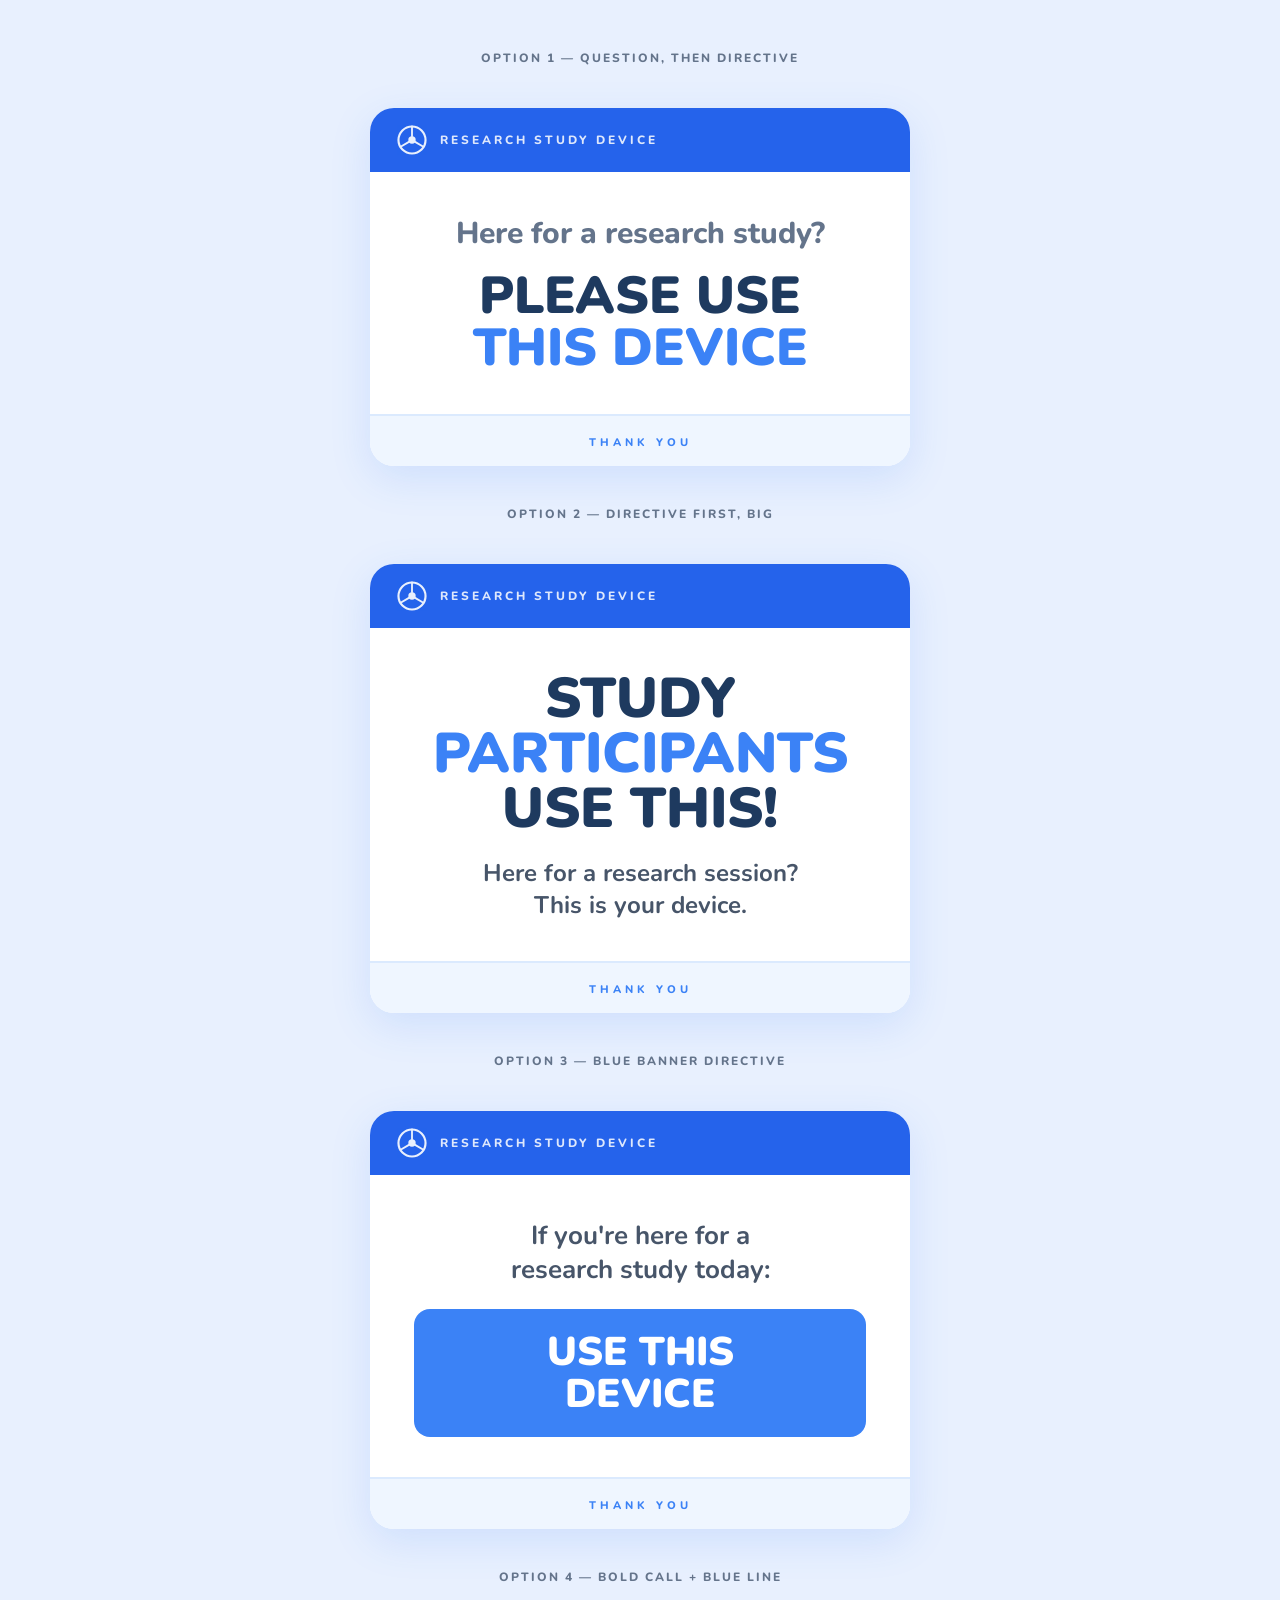
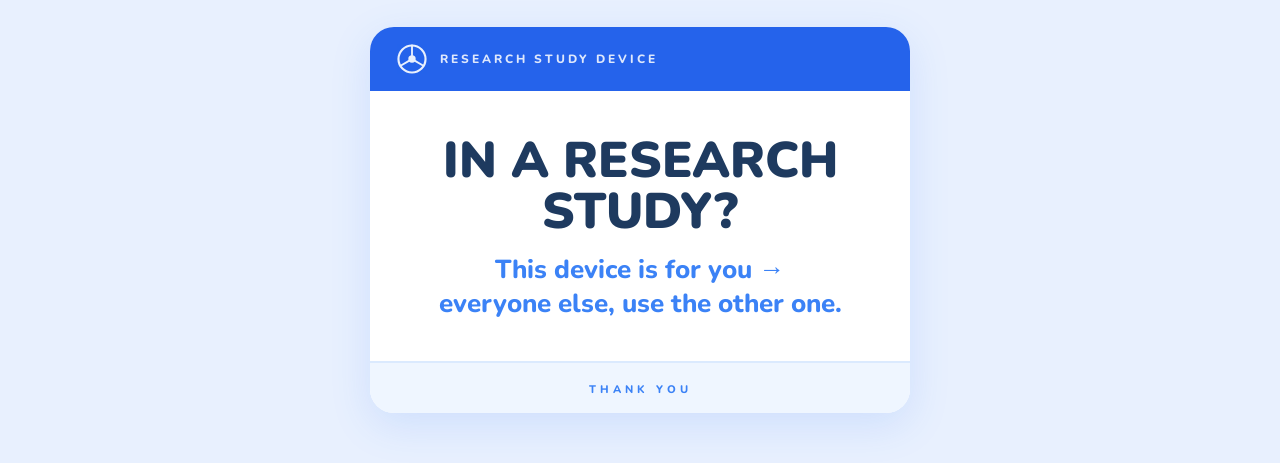
<file: driver-sign-options.html>
<!DOCTYPE html>
<html lang="en">
<head>
  <meta charset="UTF-8">
  <meta name="viewport" content="width=device-width, initial-scale=1.0">
  <title>Sign Options — Fresh</title>
  <style>
    @import url('https://fonts.googleapis.com/css2?family=Nunito:wght@400;600;700;800;900&display=swap');
    * { margin: 0; padding: 0; box-sizing: border-box; }
    body {
      background: #e8f0fe;
      font-family: 'Nunito', sans-serif;
      padding: 50px 30px;
      display: flex;
      flex-direction: column;
      align-items: center;
      gap: 40px;
    }
    .label {
      font-size: 12px; color: #64748b; font-weight: 800;
      letter-spacing: 2px; text-transform: uppercase; margin-bottom: 2px;
    }
    .card {
      width: 540px;
      background: white;
      border-radius: 24px;
      overflow: hidden;
      box-shadow: 0 12px 40px rgba(59,130,246,0.15);
    }
    .card-header {
      background: #2563eb;
      padding: 16px 26px;
      display: flex; align-items: center; gap: 12px;
    }
    .card-header svg { width: 32px; height: 32px; opacity: 0.9; flex-shrink: 0; }
    .study-name {
      font-size: 12px; font-weight: 800; letter-spacing: 3px;
      text-transform: uppercase; color: rgba(255,255,255,0.85);
    }
    .card-body { padding: 44px 44px 40px; text-align: center; }
    .em { color: #3b82f6; }
    .card-footer {
      background: #eff6ff; border-top: 2px solid #dbeafe;
      padding: 14px 26px; text-align: center;
    }
    .thank-you {
      font-size: 11px; font-weight: 800; letter-spacing: 4px;
      text-transform: uppercase; color: #3b82f6;
    }

    /* ---- Option 1: Big question + big directive ---- */
    .o1 .q {
      font-size: 30px; font-weight: 800; color: #64748b;
      line-height: 1.2; margin-bottom: 18px;
    }
    .o1 .big {
      font-size: 52px; font-weight: 900; color: #1e3a5f;
      line-height: 1.0; text-transform: uppercase;
    }

    /* ---- Option 2: Directive first, huge ---- */
    .o2 .big {
      font-size: 56px; font-weight: 900; color: #1e3a5f;
      line-height: 0.98; text-transform: uppercase; margin-bottom: 20px;
    }
    .o2 .note {
      font-size: 24px; font-weight: 700; color: #475569; line-height: 1.35;
    }

    /* ---- Option 3: Banner directive ---- */
    .o3 .lead {
      font-size: 26px; font-weight: 700; color: #475569;
      line-height: 1.3; margin-bottom: 22px;
    }
    .o3 .banner {
      background: #3b82f6; color: white;
      font-size: 40px; font-weight: 900; text-transform: uppercase;
      padding: 22px 16px; border-radius: 16px; line-height: 1.05;
    }

    /* ---- Option 4: Checkmark style ---- */
    .o4 .big {
      font-size: 50px; font-weight: 900; color: #1e3a5f;
      line-height: 1.02; text-transform: uppercase; margin-bottom: 16px;
    }
    .o4 .sub {
      font-size: 26px; font-weight: 800; color: #3b82f6; line-height: 1.3;
    }
  </style>
</head>
<body>

  <!-- OPTION 1 -->
  <div class="label">Option 1 — Question, then directive</div>
  <div class="card o1">
    <div class="card-header">
      <svg viewBox="0 0 52 52" fill="none"><circle cx="26" cy="26" r="22" stroke="white" stroke-width="3.5" fill="none"/><circle cx="26" cy="26" r="6" fill="white"/><line x1="26" y1="4" x2="26" y2="20" stroke="white" stroke-width="3" stroke-linecap="round"/><line x1="7.5" y1="37" x2="21" y2="29" stroke="white" stroke-width="3" stroke-linecap="round"/><line x1="44.5" y1="37" x2="31" y2="29" stroke="white" stroke-width="3" stroke-linecap="round"/></svg>
      <span class="study-name">Research Study Device</span>
    </div>
    <div class="card-body">
      <div class="q">Here for a research study?</div>
      <div class="big">Please use<br><span class="em">this device</span></div>
    </div>
    <div class="card-footer"><span class="thank-you">Thank you</span></div>
  </div>

  <!-- OPTION 2 -->
  <div class="label">Option 2 — Directive first, big</div>
  <div class="card o2">
    <div class="card-header">
      <svg viewBox="0 0 52 52" fill="none"><circle cx="26" cy="26" r="22" stroke="white" stroke-width="3.5" fill="none"/><circle cx="26" cy="26" r="6" fill="white"/><line x1="26" y1="4" x2="26" y2="20" stroke="white" stroke-width="3" stroke-linecap="round"/><line x1="7.5" y1="37" x2="21" y2="29" stroke="white" stroke-width="3" stroke-linecap="round"/><line x1="44.5" y1="37" x2="31" y2="29" stroke="white" stroke-width="3" stroke-linecap="round"/></svg>
      <span class="study-name">Research Study Device</span>
    </div>
    <div class="card-body">
      <div class="big">Study<br><span class="em">participants</span><br>use this!</div>
      <div class="note">Here for a research session?<br>This is your device.</div>
    </div>
    <div class="card-footer"><span class="thank-you">Thank you</span></div>
  </div>

  <!-- OPTION 3 -->
  <div class="label">Option 3 — Blue banner directive</div>
  <div class="card o3">
    <div class="card-header">
      <svg viewBox="0 0 52 52" fill="none"><circle cx="26" cy="26" r="22" stroke="white" stroke-width="3.5" fill="none"/><circle cx="26" cy="26" r="6" fill="white"/><line x1="26" y1="4" x2="26" y2="20" stroke="white" stroke-width="3" stroke-linecap="round"/><line x1="7.5" y1="37" x2="21" y2="29" stroke="white" stroke-width="3" stroke-linecap="round"/><line x1="44.5" y1="37" x2="31" y2="29" stroke="white" stroke-width="3" stroke-linecap="round"/></svg>
      <span class="study-name">Research Study Device</span>
    </div>
    <div class="card-body">
      <div class="lead">If you're here for a<br>research study today:</div>
      <div class="banner">Use this<br>device</div>
    </div>
    <div class="card-footer"><span class="thank-you">Thank you</span></div>
  </div>

  <!-- OPTION 4 -->
  <div class="label">Option 4 — Bold call + blue line</div>
  <div class="card o4">
    <div class="card-header">
      <svg viewBox="0 0 52 52" fill="none"><circle cx="26" cy="26" r="22" stroke="white" stroke-width="3.5" fill="none"/><circle cx="26" cy="26" r="6" fill="white"/><line x1="26" y1="4" x2="26" y2="20" stroke="white" stroke-width="3" stroke-linecap="round"/><line x1="7.5" y1="37" x2="21" y2="29" stroke="white" stroke-width="3" stroke-linecap="round"/><line x1="44.5" y1="37" x2="31" y2="29" stroke="white" stroke-width="3" stroke-linecap="round"/></svg>
      <span class="study-name">Research Study Device</span>
    </div>
    <div class="card-body">
      <div class="big">In a research<br>study?</div>
      <div class="sub">This device is for you →<br>everyone else, use the other one.</div>
    </div>
    <div class="card-footer"><span class="thank-you">Thank you</span></div>
  </div>

</body>
</html>
</file>
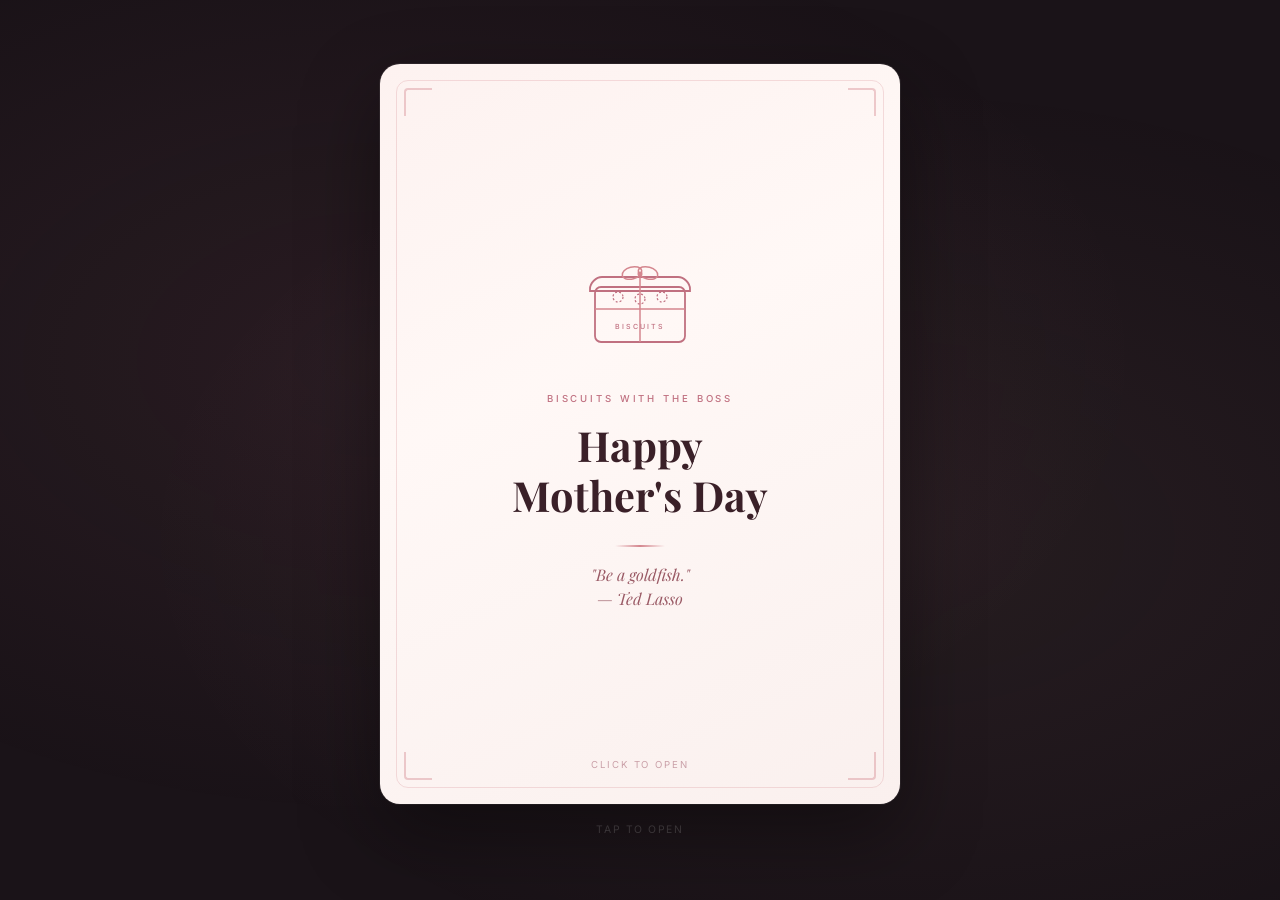
<file: mothers-day.html>
<!DOCTYPE html>
<html lang="en">
<head>
  <meta charset="UTF-8">
  <meta name="viewport" content="width=device-width, initial-scale=1.0">
  <title>Happy Mother's Day</title>
  <style>
    @import url('https://fonts.googleapis.com/css2?family=Playfair+Display:ital,wght@0,400;0,700;1,400&family=Inter:wght@300;400;500;600&display=swap');

    *, *::before, *::after { box-sizing: border-box; margin: 0; padding: 0; }

    body {
      min-height: 100vh;
      display: flex;
      align-items: center;
      justify-content: center;
      background: #1a1318;
      font-family: 'Inter', sans-serif;
      padding: 2rem 1rem;
    }

    body::before {
      content: '';
      position: fixed;
      inset: 0;
      background:
        radial-gradient(ellipse at 30% 40%, rgba(219, 130, 150, 0.08) 0%, transparent 60%),
        radial-gradient(ellipse at 70% 60%, rgba(240, 180, 170, 0.06) 0%, transparent 60%);
      pointer-events: none;
    }

    /* ── EDIT BANNER ── */
    .edit-banner {
      position: fixed;
      top: 0; left: 0; right: 0;
      background: rgba(210, 130, 140, 0.15);
      backdrop-filter: blur(10px);
      border-bottom: 1px solid rgba(210, 130, 140, 0.25);
      padding: 0.6rem 1rem;
      display: flex;
      align-items: center;
      justify-content: center;
      gap: 1rem;
      z-index: 100;
      font-size: 0.75rem;
      color: #e8c0c0;
      transition: transform 0.3s;
    }
    .edit-banner button {
      background: rgba(210, 130, 140, 0.3);
      border: 1px solid rgba(210, 130, 140, 0.4);
      color: #f0d0d0;
      font-family: 'Inter', sans-serif;
      font-size: 0.7rem;
      letter-spacing: 0.05em;
      padding: 0.35rem 0.8rem;
      border-radius: 6px;
      cursor: pointer;
      transition: all 0.2s;
    }
    .edit-banner button:hover {
      background: rgba(210, 130, 140, 0.5);
    }
    .edit-banner.hidden { transform: translateY(-100%); }

    .scene {
      width: min(520px, 92vw);
      height: min(740px, 90vh);
      perspective: 1200px;
      cursor: pointer;
    }

    .card {
      width: 100%;
      height: 100%;
      position: relative;
      transform-style: preserve-3d;
      transition: transform 0.85s cubic-bezier(0.4, 0, 0.2, 1);
    }

    .scene.flipped .card {
      transform: rotateY(180deg);
    }

    .face {
      position: absolute;
      inset: 0;
      border-radius: 20px;
      backface-visibility: hidden;
      -webkit-backface-visibility: hidden;
      overflow: hidden;
    }

    /* ── FRONT ── */
    .front {
      background: linear-gradient(155deg, #fdf2f0 0%, #fff8f6 40%, #faf0ee 100%);
      display: flex;
      flex-direction: column;
      align-items: center;
      justify-content: center;
      box-shadow: 0 30px 80px rgba(0,0,0,0.4), 0 0 0 1px rgba(255,255,255,0.08);
    }

    .front-border {
      position: absolute;
      inset: 16px;
      border: 1.5px solid rgba(210, 130, 140, 0.25);
      border-radius: 12px;
      pointer-events: none;
    }

    .front-corner {
      position: absolute;
      width: 28px;
      height: 28px;
      border-color: #d4868e;
      border-style: solid;
      opacity: 0.4;
    }
    .front-corner.tl { top: 24px; left: 24px; border-width: 2px 0 0 2px; border-radius: 4px 0 0 0; }
    .front-corner.tr { top: 24px; right: 24px; border-width: 2px 2px 0 0; border-radius: 0 4px 0 0; }
    .front-corner.bl { bottom: 24px; left: 24px; border-width: 0 0 2px 2px; border-radius: 0 0 0 4px; }
    .front-corner.br { bottom: 24px; right: 24px; border-width: 0 2px 2px 0; border-radius: 0 0 4px 0; }

    .front-sketch { margin-bottom: 2rem; }

    .front-tag {
      font-size: 0.6rem;
      font-weight: 500;
      letter-spacing: 0.3em;
      text-transform: uppercase;
      color: #c07080;
      margin-bottom: 1rem;
    }

    .front-title {
      font-family: 'Playfair Display', serif;
      font-size: 2.6rem;
      font-weight: 700;
      color: #3a2028;
      text-align: center;
      line-height: 1.2;
      margin-bottom: 0.6rem;
    }

    .front-divider {
      width: 50px;
      height: 1.5px;
      background: linear-gradient(to right, transparent, #d4868e, transparent);
      margin: 1rem auto;
    }

    .front-subtitle {
      font-family: 'Playfair Display', serif;
      font-style: italic;
      font-size: 1rem;
      color: #9a5a65;
      text-align: center;
      max-width: 300px;
      line-height: 1.5;
    }

    .front-hint {
      font-size: 0.6rem;
      letter-spacing: 0.2em;
      color: #caa0a8;
      text-transform: uppercase;
      position: absolute;
      bottom: 34px;
    }

    /* ── BACK ── */
    .back {
      background: linear-gradient(155deg, #2a1820 0%, #1e1218 50%, #281820 100%);
      transform: rotateY(180deg);
      display: flex;
      flex-direction: column;
      justify-content: center;
      padding: 3rem 2.8rem;
      box-shadow: 0 30px 80px rgba(0,0,0,0.5), 0 0 0 1px rgba(255,255,255,0.05);
    }

    .back-accent {
      position: absolute;
      top: 0; left: 0; right: 0;
      height: 3px;
      background: linear-gradient(to right, #d4868e, #e8a0a0, #d4868e);
      background-size: 200% 100%;
      animation: shimmer 3s linear infinite;
    }

    @keyframes shimmer {
      from { background-position: 0% 0%; }
      to   { background-position: 200% 0%; }
    }

    .back-quote {
      font-family: 'Playfair Display', serif;
      font-style: italic;
      font-size: 1.2rem;
      color: #e8c0c0;
      line-height: 1.55;
      margin-bottom: 0.5rem;
    }

    .back-attribution {
      font-size: 0.6rem;
      letter-spacing: 0.18em;
      color: #8a5a60;
      text-transform: uppercase;
      margin-bottom: 1.8rem;
    }

    .back-divider {
      width: 40px;
      height: 1px;
      background: rgba(210, 130, 140, 0.3);
      margin-bottom: 1.6rem;
    }

    .back-message {
      font-size: 1.02rem;
      color: #d8b8b8;
      line-height: 1.7;
      font-weight: 300;
      margin-bottom: 1.5rem;
    }

    .back-message strong {
      color: #f0d0d0;
      font-weight: 500;
    }

    /* ── LUCY SECTION ── */
    .lucy-section {
      display: flex;
      align-items: center;
      gap: 1rem;
      background: rgba(210, 130, 140, 0.06);
      border: 1px solid rgba(210, 130, 140, 0.12);
      border-radius: 12px;
      padding: 1rem 1.2rem;
      margin-bottom: 1.8rem;
    }

    .lucy-paw {
      flex-shrink: 0;
      font-size: 2rem;
      line-height: 1;
    }

    .lucy-text {
      color: #c8a0a8;
      font-size: 0.85rem;
      line-height: 1.55;
    }

    .lucy-text strong {
      color: #e8c0c0;
      font-weight: 600;
    }

    .lucy-text .youre-welcome {
      display: block;
      font-family: 'Playfair Display', serif;
      font-style: italic;
      font-size: 1rem;
      color: #e8c0c0;
      margin-top: 0.3rem;
    }

    /* ── FOOTER ── */
    .back-footer {
      padding-top: 1.2rem;
      border-top: 1px solid rgba(210, 130, 140, 0.15);
    }

    .back-sign {
      font-family: 'Playfair Display', serif;
      font-style: italic;
      font-size: 1.3rem;
      color: #e0b8b8;
      margin-bottom: 0.3rem;
    }

    .back-sign-sub {
      font-size: 0.72rem;
      color: #8a6068;
      letter-spacing: 0.15em;
      text-transform: uppercase;
    }

    .flip-label {
      text-align: center;
      margin-top: 1.2rem;
      font-size: 0.65rem;
      letter-spacing: 0.15em;
      color: rgba(255,255,255,0.2);
      text-transform: uppercase;
    }

    /* ── EDITABLE HIGHLIGHT ── */
    [contenteditable="true"] {
      outline: none;
      border-radius: 4px;
      transition: box-shadow 0.2s;
    }
    [contenteditable="true"]:focus {
      box-shadow: 0 0 0 2px rgba(210, 130, 140, 0.4);
    }
    body.editing [contenteditable="true"] {
      box-shadow: 0 0 0 1px rgba(210, 130, 140, 0.2);
    }
  </style>
</head>
<body>

  <div>
    <div class="scene" id="scene">
      <div class="card">

        <!-- FRONT -->
        <div class="face front">
          <div class="front-border"></div>
          <div class="front-corner tl"></div>
          <div class="front-corner tr"></div>
          <div class="front-corner bl"></div>
          <div class="front-corner br"></div>

          <div class="front-sketch">
            <svg width="120" height="100" viewBox="0 0 120 100" fill="none" xmlns="http://www.w3.org/2000/svg">
              <rect x="15" y="30" width="90" height="55" rx="6" stroke="#c07080" stroke-width="1.8" fill="none"/>
              <path d="M10 32 C10 26, 16 20, 22 20 L98 20 C104 20, 110 26, 110 32 L110 34 L10 34 Z" stroke="#c07080" stroke-width="1.8" fill="none"/>
              <line x1="60" y1="20" x2="60" y2="85" stroke="#d4868e" stroke-width="1.5"/>
              <line x1="15" y1="52" x2="105" y2="52" stroke="#d4868e" stroke-width="1.5"/>
              <ellipse cx="52" cy="16" rx="10" ry="6" stroke="#d4868e" stroke-width="1.5" fill="none" transform="rotate(-15 52 16)"/>
              <ellipse cx="68" cy="16" rx="10" ry="6" stroke="#d4868e" stroke-width="1.5" fill="none" transform="rotate(15 68 16)"/>
              <circle cx="60" cy="17" r="2.5" fill="#d4868e"/>
              <circle cx="38" cy="40" r="5" stroke="#c07080" stroke-width="1.2" fill="none" stroke-dasharray="2 2"/>
              <circle cx="60" cy="42" r="5" stroke="#c07080" stroke-width="1.2" fill="none" stroke-dasharray="2 2"/>
              <circle cx="82" cy="40" r="5" stroke="#c07080" stroke-width="1.2" fill="none" stroke-dasharray="2 2"/>
              <text x="60" y="72" text-anchor="middle" font-family="Inter, sans-serif" font-size="7" font-weight="500" letter-spacing="2" fill="#c07080">BISCUITS</text>
            </svg>
          </div>

          <div class="front-tag" data-editable>Biscuits with the Boss</div>
          <div class="front-title" data-editable>Happy<br>Mother's Day</div>
          <div class="front-divider"></div>
          <div class="front-subtitle" data-editable>"Be a goldfish."<br>— Ted Lasso</div>
          <div class="front-hint">click to open</div>
        </div>

        <!-- BACK -->
        <div class="face back">
          <div class="back-accent"></div>

          <div class="back-quote" data-editable>
            "FYI, the ETA is ASAP PP — As Soon As Possible, Pretty Please."
          </div>
          <div class="back-attribution" data-editable>— Ted Lasso, Season 4 Trailer</div>

          <div class="back-divider"></div>

          <div class="back-message" data-editable>
            Mom — you run a house where <strong>nothing goes according to plan</strong>, everyone needs something at the same time, and somehow you're still standing at the end of it. That's not parenting, that's <strong>elite-level coaching</strong>. Honestly, I don't know if Ted could do it.
          </div>

          <!-- LUCY + AKUFO -->
          <div class="lucy-section">
            <div class="lucy-paw">🐾</div>
            <div class="lucy-text" data-editable>
              <strong>Lucy</strong> will be on house duty. In the words of Edwin Akufo, she will <strong>"take a sh*t in every room."</strong>
              <span class="youre-welcome">You're welcome.</span>
            </div>
          </div>

          <div class="back-footer">
            <div class="back-sign" data-editable>Happy Mother's Day, Boss.</div>
            <div class="back-sign-sub">B E L I E V E</div>
          </div>
        </div>

      </div>
    </div>

    <div class="flip-label" style="text-align:center;margin-top:1.2rem;">tap to open</div>
  </div>

  <script>
    const scene = document.getElementById('scene');
    scene.addEventListener('click', function() {
      this.classList.toggle('flipped');
    });
  </script>

</body>
</html>
</file>
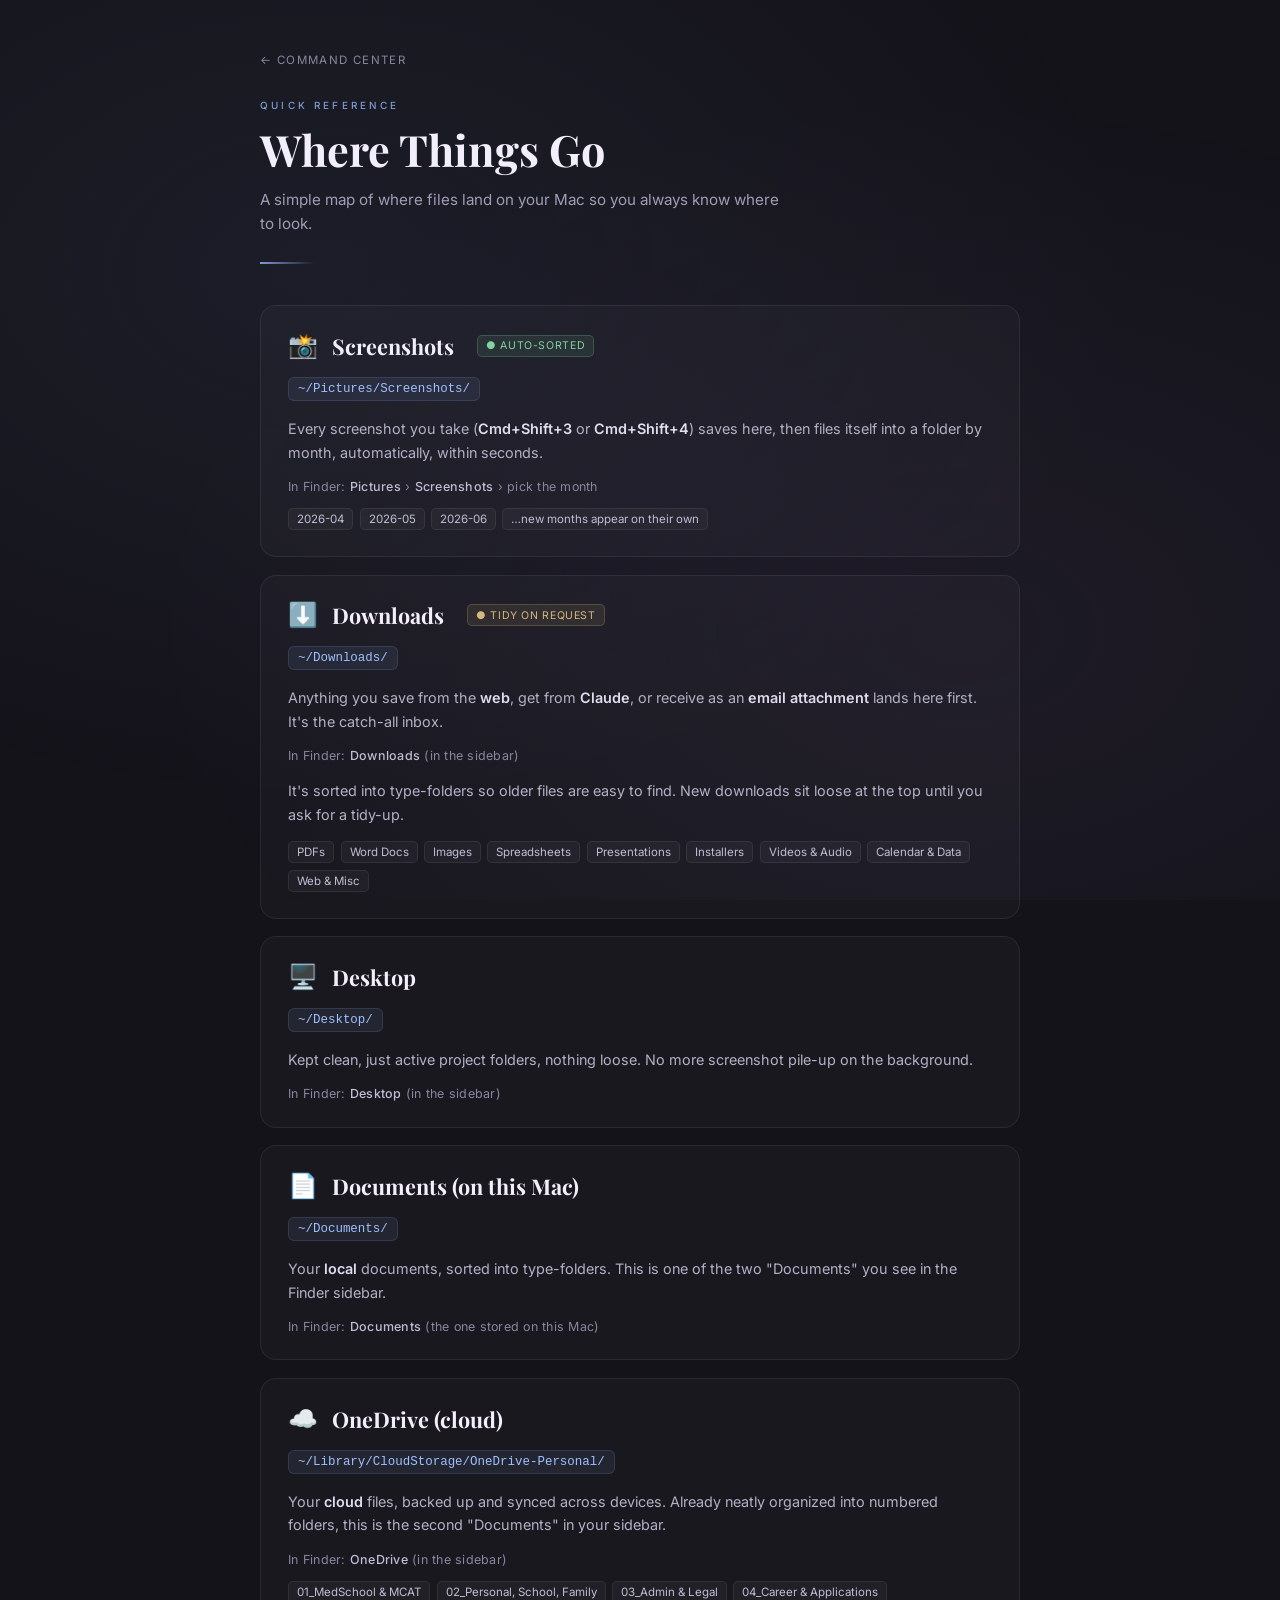
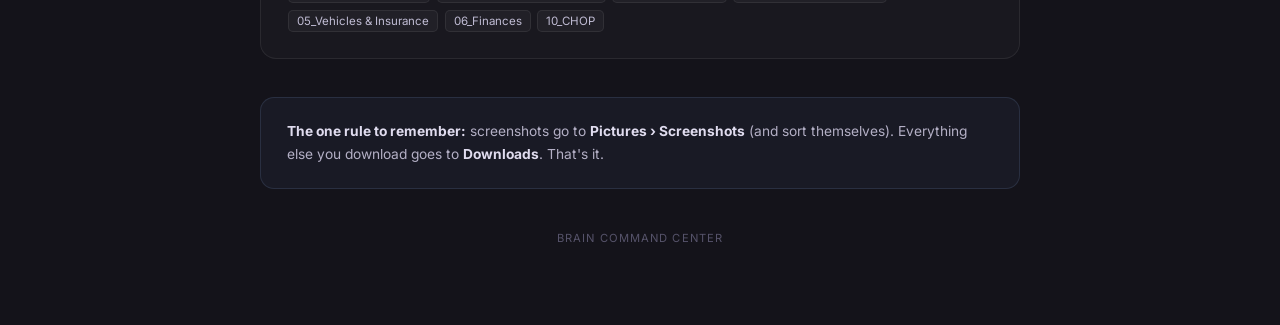
<file: where-things-go.html>
<!DOCTYPE html>
<html lang="en">
<head>
  <meta charset="UTF-8">
  <meta name="viewport" content="width=device-width, initial-scale=1.0">
  <title>Where Things Go</title>
  <style>
    @import url('https://fonts.googleapis.com/css2?family=Playfair+Display:ital,wght@0,400;0,700;1,400&family=Inter:wght@300;400;500;600&display=swap');

    *, *::before, *::after { box-sizing: border-box; margin: 0; padding: 0; }

    body {
      min-height: 100vh;
      background: #14131a;
      font-family: 'Inter', sans-serif;
      color: #e6e1ee;
      padding: 3rem 1rem 5rem;
    }

    body::before {
      content: '';
      position: fixed;
      inset: 0;
      background:
        radial-gradient(ellipse at 25% 30%, rgba(140, 170, 230, 0.07) 0%, transparent 60%),
        radial-gradient(ellipse at 75% 70%, rgba(180, 150, 230, 0.06) 0%, transparent 60%);
      pointer-events: none;
      z-index: 0;
    }

    .wrap {
      position: relative;
      z-index: 1;
      max-width: 760px;
      margin: 0 auto;
    }

    .home-link {
      display: inline-flex;
      align-items: center;
      gap: 0.4rem;
      font-size: 0.72rem;
      letter-spacing: 0.12em;
      text-transform: uppercase;
      color: #8a86a0;
      text-decoration: none;
      margin-bottom: 2rem;
      transition: color 0.2s;
    }
    .home-link:hover { color: #c0bcd4; }

    .header { margin-bottom: 2.6rem; }

    .eyebrow {
      font-size: 0.62rem;
      font-weight: 500;
      letter-spacing: 0.32em;
      text-transform: uppercase;
      color: #7d9ad4;
      margin-bottom: 0.9rem;
    }

    h1 {
      font-family: 'Playfair Display', serif;
      font-size: 2.7rem;
      font-weight: 700;
      line-height: 1.15;
      color: #f2eefb;
      margin-bottom: 0.8rem;
    }

    .subtitle {
      font-size: 0.95rem;
      color: #a09cb4;
      line-height: 1.6;
      max-width: 520px;
    }

    .divider {
      width: 54px;
      height: 1.5px;
      background: linear-gradient(to right, #7d9ad4, transparent);
      margin: 1.6rem 0 2.4rem;
    }

    .card {
      background: rgba(255, 255, 255, 0.025);
      border: 1px solid rgba(255, 255, 255, 0.07);
      border-radius: 16px;
      padding: 1.6rem 1.7rem;
      margin-bottom: 1.1rem;
      transition: border-color 0.2s, background 0.2s;
    }
    .card:hover {
      border-color: rgba(125, 154, 212, 0.3);
      background: rgba(125, 154, 212, 0.04);
    }

    .card-head {
      display: flex;
      align-items: center;
      gap: 0.85rem;
      margin-bottom: 1rem;
    }

    .card-icon {
      font-size: 1.5rem;
      line-height: 1;
      flex-shrink: 0;
    }

    .card-title {
      font-family: 'Playfair Display', serif;
      font-size: 1.35rem;
      font-weight: 700;
      color: #f2eefb;
    }

    .card-path {
      display: inline-block;
      font-family: 'SF Mono', ui-monospace, Menlo, monospace;
      font-size: 0.78rem;
      color: #9fc0ff;
      background: rgba(125, 154, 212, 0.1);
      border: 1px solid rgba(125, 154, 212, 0.18);
      border-radius: 6px;
      padding: 0.25rem 0.55rem;
      margin-bottom: 1rem;
      word-break: break-all;
    }

    .card-desc {
      font-size: 0.9rem;
      color: #b4b0c6;
      line-height: 1.65;
      margin-bottom: 0.9rem;
    }
    .card-desc strong { color: #e0dcef; font-weight: 600; }

    .finder-path {
      font-size: 0.78rem;
      color: #8a86a0;
      letter-spacing: 0.02em;
    }
    .finder-path b { color: #c0bcd4; font-weight: 500; }

    .subfolders {
      list-style: none;
      margin-top: 0.9rem;
      display: flex;
      flex-wrap: wrap;
      gap: 0.4rem;
    }
    .subfolders li {
      font-size: 0.72rem;
      color: #c0bcd4;
      background: rgba(255, 255, 255, 0.04);
      border: 1px solid rgba(255, 255, 255, 0.07);
      border-radius: 5px;
      padding: 0.2rem 0.5rem;
    }

    .auto-badge {
      display: inline-flex;
      align-items: center;
      gap: 0.35rem;
      font-size: 0.66rem;
      letter-spacing: 0.06em;
      text-transform: uppercase;
      color: #7fd4a0;
      background: rgba(127, 212, 160, 0.1);
      border: 1px solid rgba(127, 212, 160, 0.22);
      border-radius: 5px;
      padding: 0.22rem 0.5rem;
      margin-left: 0.6rem;
      vertical-align: middle;
    }

    .manual-badge {
      display: inline-flex;
      align-items: center;
      gap: 0.35rem;
      font-size: 0.66rem;
      letter-spacing: 0.06em;
      text-transform: uppercase;
      color: #d4b87f;
      background: rgba(212, 184, 127, 0.1);
      border: 1px solid rgba(212, 184, 127, 0.22);
      border-radius: 5px;
      padding: 0.22rem 0.5rem;
      margin-left: 0.6rem;
      vertical-align: middle;
    }

    .rule {
      margin-top: 2.4rem;
      padding: 1.4rem 1.6rem;
      background: rgba(125, 154, 212, 0.06);
      border: 1px solid rgba(125, 154, 212, 0.16);
      border-radius: 14px;
      font-size: 0.86rem;
      color: #b4b0c6;
      line-height: 1.65;
    }
    .rule strong { color: #e0dcef; }

    .footer {
      margin-top: 2.6rem;
      text-align: center;
      font-size: 0.7rem;
      letter-spacing: 0.1em;
      color: #56536a;
      text-transform: uppercase;
    }
  </style>
</head>
<body>
  <div class="wrap">
    <a href="index.html" class="home-link">&larr; Command Center</a>

    <div class="header">
      <div class="eyebrow">Quick Reference</div>
      <h1>Where Things Go</h1>
      <p class="subtitle">A simple map of where files land on your Mac so you always know where to look.</p>
      <div class="divider"></div>
    </div>

    <!-- SCREENSHOTS -->
    <div class="card">
      <div class="card-head">
        <span class="card-icon">📸</span>
        <span class="card-title">Screenshots</span>
        <span class="auto-badge">● Auto-sorted</span>
      </div>
      <div class="card-path">~/Pictures/Screenshots/</div>
      <p class="card-desc">Every screenshot you take (<strong>Cmd+Shift+3</strong> or <strong>Cmd+Shift+4</strong>) saves here, then files itself into a folder by month, automatically, within seconds.</p>
      <p class="finder-path">In Finder: <b>Pictures</b> &rsaquo; <b>Screenshots</b> &rsaquo; pick the month</p>
      <ul class="subfolders">
        <li>2026-04</li>
        <li>2026-05</li>
        <li>2026-06</li>
        <li>…new months appear on their own</li>
      </ul>
    </div>

    <!-- DOWNLOADS -->
    <div class="card">
      <div class="card-head">
        <span class="card-icon">⬇️</span>
        <span class="card-title">Downloads</span>
        <span class="manual-badge">● Tidy on request</span>
      </div>
      <div class="card-path">~/Downloads/</div>
      <p class="card-desc">Anything you save from the <strong>web</strong>, get from <strong>Claude</strong>, or receive as an <strong>email attachment</strong> lands here first. It's the catch-all inbox.</p>
      <p class="finder-path">In Finder: <b>Downloads</b> (in the sidebar)</p>
      <p class="card-desc" style="margin-top:1rem;">It's sorted into type-folders so older files are easy to find. New downloads sit loose at the top until you ask for a tidy-up.</p>
      <ul class="subfolders">
        <li>PDFs</li>
        <li>Word Docs</li>
        <li>Images</li>
        <li>Spreadsheets</li>
        <li>Presentations</li>
        <li>Installers</li>
        <li>Videos &amp; Audio</li>
        <li>Calendar &amp; Data</li>
        <li>Web &amp; Misc</li>
      </ul>
    </div>

    <!-- DESKTOP -->
    <div class="card">
      <div class="card-head">
        <span class="card-icon">🖥️</span>
        <span class="card-title">Desktop</span>
      </div>
      <div class="card-path">~/Desktop/</div>
      <p class="card-desc">Kept clean, just active project folders, nothing loose. No more screenshot pile-up on the background.</p>
      <p class="finder-path">In Finder: <b>Desktop</b> (in the sidebar)</p>
    </div>

    <!-- DOCUMENTS -->
    <div class="card">
      <div class="card-head">
        <span class="card-icon">📄</span>
        <span class="card-title">Documents (on this Mac)</span>
      </div>
      <div class="card-path">~/Documents/</div>
      <p class="card-desc">Your <strong>local</strong> documents, sorted into type-folders. This is one of the two "Documents" you see in the Finder sidebar.</p>
      <p class="finder-path">In Finder: <b>Documents</b> (the one stored on this Mac)</p>
    </div>

    <!-- ONEDRIVE -->
    <div class="card">
      <div class="card-head">
        <span class="card-icon">☁️</span>
        <span class="card-title">OneDrive (cloud)</span>
      </div>
      <div class="card-path">~/Library/CloudStorage/OneDrive-Personal/</div>
      <p class="card-desc">Your <strong>cloud</strong> files, backed up and synced across devices. Already neatly organized into numbered folders, this is the second "Documents" in your sidebar.</p>
      <p class="finder-path">In Finder: <b>OneDrive</b> (in the sidebar)</p>
      <ul class="subfolders">
        <li>01_MedSchool &amp; MCAT</li>
        <li>02_Personal, School, Family</li>
        <li>03_Admin &amp; Legal</li>
        <li>04_Career &amp; Applications</li>
        <li>05_Vehicles &amp; Insurance</li>
        <li>06_Finances</li>
        <li>10_CHOP</li>
      </ul>
    </div>

    <div class="rule">
      <strong>The one rule to remember:</strong> screenshots go to <strong>Pictures &rsaquo; Screenshots</strong> (and sort themselves). Everything else you download goes to <strong>Downloads</strong>. That's it.
    </div>

    <div class="footer">Brain Command Center</div>
  </div>
</body>
</html>
</file>
<file: styles.css>
@import url('https://fonts.googleapis.com/css2?family=Inter:wght@300;400;500;600;700&family=Quicksand:wght@400;500;600;700&family=Material+Symbols+Rounded:opsz,wght,FILL@20..48,100..700,0..1&display=swap');
*{margin:0;padding:0;box-sizing:border-box;transition-timing-function:cubic-bezier(.4,0,.2,1);}
:root{
  --bg:#0e0e14;--bg2:#131319;--card:#1a1a24;--border:#242430;
  --text:#e8e8f0;--dim:#6b6b80;
  --blue:#6366f1;--indigo:#818cf8;--rose:#f472b6;--green:#34d399;
  --amber:#fde68a;--red:#f87171;--teal:#2dd4bf;--purple:#a78bfa;
  --grad:linear-gradient(135deg,#6366f1,#a78bfa);
}
/* Light / Day theme — Soft Sand (calm warm-neutral, no yellow) */
:root.light{
  --bg:#f3f1ec;--bg2:#f7f5f0;--card:#fffefb;--border:#e6e2d8;
  --text:#2c2a26;--dim:#8a857a;
  --blue:#5b7a9c;--indigo:#7e88a6;--rose:#c2708a;--green:#5a9178;
  --amber:#d97d5d;--red:#c2615a;--teal:#5a9b94;--purple:#9b8299;
  --grad:linear-gradient(135deg,#5b7a9c,#9b8299);
}
body{font-family:'Inter',-apple-system,sans-serif;background:var(--bg);color:var(--text);min-height:100vh;font-size:11px;-webkit-font-smoothing:antialiased;-moz-osx-font-smoothing:grayscale;}
.mi{font-family:'Material Symbols Rounded';font-weight:normal;font-style:normal;font-size:16px;display:inline-block;line-height:1;vertical-align:middle;-webkit-font-feature-settings:'liga';font-feature-settings:'liga';font-variation-settings:'FILL' 0,'wght' 400;}
button,input,select,textarea{font-family:inherit;}
::-webkit-scrollbar{width:6px;height:6px;}
::-webkit-scrollbar-track{background:transparent}
::-webkit-scrollbar-thumb{background:transparent;border-radius:4px;transition:background .2s;}
*:hover::-webkit-scrollbar-thumb{background:var(--border);}
:root.light *:hover::-webkit-scrollbar-thumb{background:#b0bfcc;}

/* LAYOUT */
.app{display:grid;grid-template-columns:var(--sidebar-w,230px) 1fr;grid-template-rows:auto 1fr auto;height:100vh;overflow:hidden;}
.topbar{grid-column:1/-1;display:grid;grid-template-columns:auto 1fr auto;align-items:center;gap:14px;padding:8px 18px;border-bottom:1px solid var(--border);background:var(--bg2);min-height:50px;}
.sync-banner{position:fixed;top:60px;left:50%;transform:translateX(-50%);z-index:220;display:flex;align-items:center;gap:8px;padding:6px 16px;font-size:11px;border:1px solid var(--border);border-radius:999px;background:var(--bg2);box-shadow:0 4px 16px rgba(0,0,0,.14);max-width:min(92vw,560px);white-space:nowrap;overflow:hidden;text-overflow:ellipsis;}
.sync-banner-dot{width:7px;height:7px;border-radius:50%;flex:0 0 auto;background:var(--dim);}
.sync-banner-text{color:var(--dim);}
.sync-banner-btn{margin-left:auto;padding:3px 10px;border-radius:7px;border:1px solid var(--blue);background:rgba(99,102,241,.10);color:var(--blue);cursor:pointer;font-family:inherit;font-size:11px;font-weight:600;}
.sync-banner[data-state="idle"] .sync-banner-dot{background:var(--green);}
.sync-banner[data-state="idle"] .sync-banner-text{color:var(--green);}
.sync-banner[data-state="syncing"] .sync-banner-dot{background:var(--blue);}
.sync-banner[data-state="syncing"] .sync-banner-text{color:var(--blue);}
.sync-banner[data-state="error"] .sync-banner-dot,.sync-banner[data-state="offline"] .sync-banner-dot{background:var(--amber);}
.sync-banner[data-state="error"] .sync-banner-text,.sync-banner[data-state="offline"] .sync-banner-text{color:var(--amber);}
.sync-banner[data-state="disabled"]{background:rgba(251,191,36,.07);}
.sync-banner[data-state="disabled"] .sync-banner-dot{background:var(--amber);}
.topbar-left{display:flex;align-items:center;gap:10px;}
.topbar-center{display:flex;align-items:center;gap:10px;justify-self:center;}
.topbar-right{display:flex;align-items:center;justify-self:end;gap:10px;}
.topbar-clock{display:flex;align-items:center;gap:7px;white-space:nowrap;}
#tbClock{font-family:'Quicksand',sans-serif;font-size:15px;font-weight:700;color:var(--text);font-variant-numeric:tabular-nums;letter-spacing:-.2px;}
.tb-synced{display:inline-flex;align-items:center;font-size:10px;font-weight:600;color:var(--green);background:rgba(52,211,153,.1);border:1px solid rgba(52,211,153,.35);border-radius:999px;padding:2px 7px;cursor:default;}
.topbar-date{font-family:'Quicksand',sans-serif;font-size:14px;font-weight:700;color:var(--text);letter-spacing:-.2px;white-space:nowrap;}
:root.light .topbar{background:linear-gradient(180deg,#fcfdff 0%,#f4f6fc 100%);border-bottom-color:#dde3f0;box-shadow:0 1px 0 rgba(79,110,240,.04);}
:root.light .main{background:#eef1f9;}
.sidebar{border-right:1px solid var(--border);overflow-y:auto;padding:12px 10px;display:flex;flex-direction:column;gap:11px;background:var(--bg2);position:relative;min-width:200px;max-width:50vw;}
.sidebar-resize{position:absolute;top:0;right:0;width:5px;height:100%;cursor:col-resize;z-index:12;background:transparent;transition:background .15s;}
.sidebar-resize:hover,.sidebar-resize.active{background:var(--blue);}
.sidebar-toggle{position:absolute;top:8px;right:-14px;width:28px;height:28px;border-radius:50%;background:var(--card);border:1px solid var(--border);cursor:pointer;display:flex;align-items:center;justify-content:center;z-index:11;font-size:12px;color:var(--dim);transition:all .2s;box-shadow:0 1px 4px rgba(0,0,0,.15);}
.sidebar-toggle:hover{background:var(--blue);color:white;border-color:var(--blue);}
.sidebar-close-btn{position:absolute;top:6px;right:6px;width:22px;height:22px;border-radius:50%;background:var(--card);border:1px solid var(--border);cursor:pointer;display:flex;align-items:center;justify-content:center;z-index:13;font-size:10px;color:var(--dim);transition:all .15s;line-height:1;padding:0;}
.sidebar-close-btn:hover{background:var(--red);color:white;border-color:var(--red);}
.sidebar.hidden{width:0;padding:0;overflow:hidden;border:none;min-width:0;}
.sidebar.hidden .sidebar-close-btn{display:none;}
.app.sidebar-hidden{grid-template-columns:0 1fr;}
.sidebar-show-btn{position:fixed;top:54px;left:4px;width:28px;height:28px;border-radius:50%;background:var(--card);border:1px solid var(--border);cursor:pointer;display:none;align-items:center;justify-content:center;z-index:11;font-size:12px;color:var(--dim);transition:all .2s;box-shadow:0 1px 4px rgba(0,0,0,.15);}
.sidebar-show-btn:hover{background:var(--blue);color:white;border-color:var(--blue);}
.app.sidebar-hidden .sidebar-show-btn{display:flex;}
.main{overflow-y:auto;padding:12px 18px 8px;background:var(--bg);}
.s-card .s-collapse{float:right;background:none;border:none;color:var(--dim);cursor:pointer;font-size:10px;padding:3px 7px;border-radius:6px;transition:transform .2s;}
.s-card .s-collapse:hover{background:rgba(99,102,241,.12);color:var(--text);}
.s-card .s-body{transition:max-height .2s ease;}
.s-card .s-body.collapsed{max-height:0!important;overflow:hidden;padding:0;margin:0;opacity:0;}
@media(max-width:900px){.app{grid-template-columns:1fr;}.sidebar{display:none;}}

/* TOPBAR */
.logo{display:flex;align-items:center;gap:8px;padding:2px 4px;border-radius:8px;transition:background .15s;cursor:pointer;-webkit-text-fill-color:initial;flex-shrink:0;}
.logo:hover{background:rgba(99,102,241,.06);}
.logo-icon{font-size:22px;line-height:1;filter:drop-shadow(0 1px 2px rgba(99,102,241,.18));}
.logo-text{font-family:'Quicksand',sans-serif;font-size:14px;font-weight:700;color:var(--text);background:transparent;border:none;border-bottom:1px dashed transparent;outline:none;padding:0 2px;max-width:180px;cursor:text;letter-spacing:-.2px;}
.logo-text:hover{border-bottom-color:var(--dim);}
.logo-text:focus{border-bottom-color:var(--blue);color:var(--text);}
.date-label{display:none;}
.view-toggle{display:flex;gap:2px;background:var(--bg);border-radius:9px;padding:3px;border:1px solid var(--border);flex-shrink:0;}
.vt-btn{font-family:'Inter',-apple-system,sans-serif;padding:5px 11px;border:none;background:transparent;color:var(--dim);font-size:12px;font-weight:600;border-radius:7px;cursor:pointer;transition:all .15s;display:inline-flex;align-items:center;gap:4px;}
.vt-btn:hover{color:var(--text);}
.vt-btn.active{background:var(--card);color:var(--blue);box-shadow:0 1px 3px rgba(0,0,0,.10);}
:root.light .vt-btn.active{background:#fff;box-shadow:0 1px 3px rgba(0,0,0,.06);}
/* Inline view toggle above calendar */
.view-toggle-inline{padding:3px;}

/* Topbar action cluster */
.topbar-actions{display:flex;align-items:center;gap:2px;background:var(--card);border:1px solid var(--border);border-radius:10px;padding:3px;flex-shrink:0;box-shadow:0 1px 2px rgba(0,0,0,.06);}
:root.light .topbar-actions{background:#fff;}
.tb-icon-btn{background:none;border:none;color:var(--text);width:30px;height:30px;border-radius:7px;cursor:pointer;display:inline-flex;align-items:center;justify-content:center;transition:all .15s;padding:0;}
.tb-icon-btn .mi{font-size:18px;color:var(--blue);font-variation-settings:'FILL' 0,'wght' 400;}
.tb-icon-btn:hover{background:rgba(99,102,241,.1);}
.tb-icon-btn:hover .mi{color:var(--indigo);}
#syncStatusBtn .mi{color:var(--teal);}
#notifToggleBtn .mi{color:#f59e0b;}
#themeBtn .mi{color:var(--purple);}
#dataDropdown .tb-icon-btn .mi{color:var(--dim);}
.topbar-actions .topbar-dropdown{display:flex;}
.vt-dropdown{position:relative;}
.vt-caret{font-size:9px;margin-left:2px;cursor:pointer;color:var(--dim);}
.vt-day-menu{display:none;position:absolute;top:100%;left:0;margin-top:4px;background:var(--card);border:1px solid var(--border);border-radius:8px;box-shadow:0 4px 16px rgba(0,0,0,.25);z-index:200;min-width:120px;overflow:hidden;}
.vt-day-menu.show{display:block;}
.vt-day-menu button{display:block;width:100%;text-align:left;background:none;border:none;padding:8px 14px;cursor:pointer;font-size:11px;color:var(--text);font-family:inherit;transition:background .1s;}
.vt-day-menu button:hover{background:rgba(96,165,250,.1);}
.vt-day-menu button+button{border-top:1px solid var(--border);}

/* TABS — center pill */
.tabs{display:flex;gap:2px;margin:0;background:var(--bg);border:1px solid var(--border);border-radius:10px;padding:3px;flex-shrink:0;}
:root.light .tabs{background:var(--bg);}
.tab-btn{font-family:'Inter',-apple-system,sans-serif;padding:5px 11px;border:none;background:transparent;color:var(--dim);font-size:11.5px;font-weight:600;border-radius:7px;cursor:pointer;transition:all .12s;display:inline-flex;align-items:center;gap:4px;}
.tab-btn .mi{font-size:15px;color:currentColor;opacity:.75;}
.tab-btn:hover{background:rgba(127,127,150,.08);color:var(--text);}
.tab-btn:hover .mi{opacity:1;}
.tab-btn.active{background:var(--card);color:var(--tab-accent,var(--blue));box-shadow:0 1px 3px rgba(0,0,0,.10);}
.tab-btn.active .mi{opacity:1;}
:root.light .tab-btn:hover{background:rgba(120,115,100,.08);}
:root.light .tab-btn.active{background:var(--card);}

/* TASKS SUB-TABS */
.tasks-subtabs{display:flex;gap:2px;background:var(--bg);border-radius:8px;padding:3px;border:1px solid var(--border);margin-bottom:12px;width:fit-content;}
.tasks-subtab{padding:6px 16px;border:none;background:transparent;color:var(--dim);font-size:12px;font-weight:600;border-radius:6px;cursor:pointer;transition:all .2s;font-family:inherit;}
.tasks-subtab:hover{color:var(--text);}
.tasks-subtab.active{background:var(--card);color:var(--blue);box-shadow:0 1px 4px rgba(96,165,250,.1);}
.parking-item{display:flex;align-items:center;gap:8px;padding:8px 10px;background:var(--card);border:1px solid var(--border);border-radius:8px;margin-bottom:4px;font-size:12px;transition:all .15s;}
.parking-item:hover{border-color:rgba(96,165,250,.3);}
.parking-item .pi-text{flex:1;}
.parking-item .pi-act{background:none;border:none;color:var(--dim);cursor:pointer;font-size:11px;padding:2px 4px;border-radius:4px;transition:all .15s;}
.parking-item .pi-act:hover{color:var(--text);background:var(--bg);}
.parking-item .pi-del:hover{color:var(--red);}
.parking-item .pi-promote:hover{color:var(--green);}

/* SIDEBAR CARD */
.s-card{background:var(--card);border:1px solid var(--border);border-radius:10px;padding:10px;font-size:11px;box-shadow:0 1px 2px rgba(99,102,241,.03);}
.s-card:hover{border-color:rgba(99,102,241,.25);}
.s-title{font-family:'Inter',-apple-system,sans-serif;font-size:10px;font-weight:700;text-transform:uppercase;letter-spacing:.5px;color:var(--dim);margin-bottom:6px;display:flex;align-items:center;gap:5px;}
/* Left sidebar: match the right panel's roomier card styling */
.sidebar .s-card{padding:13px 15px;border-radius:14px;box-shadow:0 1px 3px rgba(99,102,241,.05);}
.sidebar .s-card:hover{box-shadow:0 2px 8px rgba(99,102,241,.08);}
.sidebar .s-title{font-size:11px;gap:8px;letter-spacing:.6px;color:var(--text);opacity:.9;margin-bottom:10px;padding-bottom:9px;border-bottom:1px solid var(--border);}
.sidebar .s-title .mi{font-size:16px;}
.sidebar .s-title .badge{font-size:10px;padding:2px 8px;border-radius:9px;}
.sidebar .s-body{font-size:12px;}
.sidebar .s-title .s-collapse{margin-left:auto;font-size:12px;}
.sidebar .add-inline input{font-size:11px;padding:6px 9px;}

/* SIDEBAR WEEK STRIP */
.sw-strip{display:grid;grid-template-columns:repeat(5,1fr) .7fr .7fr;gap:2px;}
.sw-day{display:flex;flex-direction:column;align-items:center;padding:3px 1px 4px;border-radius:5px;cursor:pointer;transition:background .15s;min-height:52px;}
.sw-day:hover{background:rgba(96,165,250,.1);}
.sw-day.sw-today .sw-day-name,.sw-day.sw-today .sw-day-num{color:var(--blue);font-weight:700;}
.sw-day.sw-selected{background:var(--blue);}
.sw-day.sw-selected .sw-day-name,.sw-day.sw-selected .sw-day-num{color:white;font-weight:700;}
.sw-day-name{font-size:8px;color:var(--dim);text-transform:uppercase;letter-spacing:.3px;}
.sw-selected .sw-day-name{color:rgba(255,255,255,.75);}
.sw-day-num{font-size:12px;font-weight:600;margin:1px 0 3px;}
.sw-pips{display:flex;flex-direction:column;gap:1px;width:100%;padding:0 2px;}
.sw-pip{height:3px;border-radius:1px;width:100%;}
.sw-pip-more{font-size:7px;color:var(--dim);text-align:center;line-height:1.4;}
.sw-day.sw-weekend{opacity:.7;}
.sw-day.sw-weekend .sw-day-name{font-size:7px;}
/* TOMORROW PREVIEW */
.sw-tmrw-row{display:flex;align-items:center;gap:4px;padding:3px 4px 3px 6px;border-left:2px solid var(--border);border-radius:0 4px 4px 0;margin-bottom:2px;background:rgba(255,255,255,.02);font-size:10px;position:relative;transition:background .15s;}
.sw-tmrw-row:hover{background:rgba(255,255,255,.04);}
.sw-tmrw-row.sw-tmrw-done{opacity:.4;text-decoration:line-through;}
.sw-tmrw-time{font-size:9px;color:var(--dim);min-width:38px;flex-shrink:0;font-variant-numeric:tabular-nums;}
.sw-tmrw-text{flex:1;overflow:hidden;text-overflow:ellipsis;white-space:nowrap;font-weight:600;}
.sw-bump-btn{opacity:0;transition:opacity .15s;background:none;border:1px solid var(--dim);border-radius:3px;color:var(--dim);font-size:9px;cursor:pointer;padding:0 3px;flex-shrink:0;font-family:inherit;line-height:1.5;}
.sw-tmrw-row:hover .sw-bump-btn{opacity:1;}
.sw-bump-btn:hover{border-color:var(--blue);color:var(--blue);}
.sw-tmrw-empty{font-size:10px;color:var(--dim);text-align:center;padding:8px 0;font-style:italic;}
/* Day view bump-to-tomorrow button */
.dv-bump-tmrw-btn{position:absolute;bottom:2px;right:2px;font-size:8px;padding:1px 4px;border-radius:3px;border:1px solid var(--blue);color:var(--blue);background:transparent;cursor:pointer;opacity:0;transition:opacity .15s;font-family:inherit;line-height:1;}
.dv-block:hover .dv-bump-tmrw-btn{opacity:1;}
.mini-nav button:hover{color:var(--text);}

/* LEGEND */
.legend{display:flex;flex-direction:column;gap:3px;}
.leg-item{display:flex;align-items:center;gap:6px;padding:2px 4px;border-radius:4px;cursor:pointer;transition:background .15s;}
.leg-item:hover{background:rgba(255,255,255,.03);}
.leg-dot{width:8px;height:8px;border-radius:3px;flex-shrink:0;}
.leg-label{font-size:10px;flex:1;}
.leg-count{font-size:9px;color:var(--dim);}

/* ENERGY */
.e-bar{display:flex;gap:3px;}
.e-seg{flex:1;height:18px;border-radius:4px;background:var(--bg);border:1px solid var(--border);cursor:pointer;transition:all .2s;}
.e-seg.on{background:var(--blue);border-color:var(--blue);}
.e-seg.on.low{background:var(--red);border-color:var(--red);}
.e-seg.on.med{background:var(--teal);border-color:var(--teal);}

/* ADHD COACH */
.coach-card{background:linear-gradient(135deg,rgba(52,211,153,.06),rgba(192,132,252,.06)),var(--card);}
:root.light .coach-card{background:linear-gradient(135deg,rgba(4,120,87,.04),rgba(124,58,237,.04)),var(--card);}
.coach-suggestion{display:flex;align-items:center;gap:4px;padding:3px 5px;border-radius:6px;cursor:grab;transition:all .15s;border:1px solid transparent;margin-bottom:1px;min-width:0;}
.coach-suggestion:hover{background:rgba(96,165,250,.06);border-color:rgba(96,165,250,.15);}
.coach-s-icon{font-size:12px;flex-shrink:0;}
.coach-s-text{font-size:10px;flex:1;color:var(--text);line-height:1.2;white-space:nowrap;overflow:hidden;text-overflow:ellipsis;min-width:0;}
.coach-s-btn{font-size:7px;padding:2px 5px;border-radius:4px;border:1px solid var(--green);background:transparent;color:var(--green);cursor:pointer;white-space:nowrap;transition:all .15s;flex-shrink:0;font-family:inherit;}
.coach-s-btn:hover{background:var(--green);color:white;}
.breathe-circle{width:50px;height:50px;border-radius:50%;background:var(--blue);margin:8px auto;transition:transform 4s ease-in-out,background 2s ease;opacity:.7;}
/* DISTRACTIONS / PARKING LOT */
.distraction-section{margin-top:8px;border-top:1px solid var(--border);padding-top:6px;}
.distraction-input-row{display:flex;gap:3px;margin-bottom:4px;}
.distraction-input-row input{flex:1;font-size:10px;padding:4px 6px;border:1px solid var(--border);border-radius:5px;background:var(--bg);color:var(--fg);font-family:inherit;}
.distraction-input-row input:focus{border-color:var(--dim);outline:none;box-shadow:0 0 0 2px rgba(96,165,250,.15);}
.distraction-add-btn{font-size:13px;width:24px;height:24px;border-radius:5px;border:1px solid var(--dim);background:transparent;color:var(--dim);cursor:pointer;display:flex;align-items:center;justify-content:center;transition:all .15s;flex-shrink:0;}
.distraction-add-btn:hover{background:var(--dim);color:var(--bg);}
.distraction-item{display:flex;align-items:center;gap:4px;padding:3px 4px;border-radius:4px;font-size:10px;transition:all .15s;background:rgba(129,140,248,.05);margin-bottom:2px;border:1px solid transparent;}
.distraction-item:hover{border-color:var(--dim);background:rgba(129,140,248,.1);}
.distraction-item.done{opacity:.45;}
.distraction-item.done .distraction-text{text-decoration:line-through;}
.distraction-check{background:none;border:none;cursor:pointer;font-size:10px;color:var(--dim);padding:0 2px;flex-shrink:0;}
.distraction-text{flex:1;min-width:0;overflow:hidden;text-overflow:ellipsis;white-space:nowrap;}
.distraction-time{font-size:8px;color:var(--dim);flex-shrink:0;}
.distraction-del{background:none;border:none;cursor:pointer;font-size:11px;color:var(--dim);padding:0 2px;flex-shrink:0;opacity:.4;transition:opacity .15s;}
.distraction-del:hover{opacity:1;color:var(--red);}
/* TOMORROW'S MODE PICKER */
.mode-card{background:linear-gradient(135deg,rgba(129,140,248,.06),rgba(99,102,241,.03)),var(--card);}
.spot-pill{display:inline-flex;align-items:center;gap:3px;padding:3px 8px;border-radius:12px;cursor:pointer;border:1px solid var(--border);background:transparent;color:var(--text);font-size:9px;font-weight:500;font-family:inherit;transition:all .15s;white-space:nowrap;}
.spot-pill:hover{border-color:var(--green);background:rgba(52,211,153,.06);}
.spot-pill.selected{border-color:var(--green);background:rgba(52,211,153,.15);color:var(--green);font-weight:600;}
.spot-pill-add{border-style:dashed;color:var(--dim);font-size:10px;padding:3px 10px;}
.mode-note-input{flex:1;font-size:9px;padding:4px 6px;border:1px solid var(--border);border-radius:5px;background:var(--bg);color:var(--fg);font-family:inherit;}
.mode-note-input:focus{border-color:var(--blue);outline:none;}
.mode-pri-input-row{display:flex;gap:3px;margin-bottom:4px;}
.mode-pri-item{display:flex;align-items:center;gap:4px;padding:2px 4px;border-radius:4px;font-size:10px;margin-bottom:1px;transition:all .15s;}
.mode-pri-item:hover{background:rgba(129,140,248,.06);}
.mode-pri-item.done .mode-pri-text{text-decoration:line-through;opacity:.45;}
.mode-pri-text{flex:1;min-width:0;overflow:hidden;text-overflow:ellipsis;white-space:nowrap;}
.mode-today-recap{margin-bottom:8px;padding:6px 8px;background:rgba(96,165,250,.06);border:1px solid rgba(96,165,250,.15);border-radius:6px;}
/* WEEKLY RHYTHM */
.rhythm-meetings{margin-bottom:8px;padding:6px 8px;background:rgba(99,102,241,.06);border:1px solid rgba(99,102,241,.15);border-radius:6px;}
.rhythm-header{display:flex;align-items:center;gap:6px;margin-bottom:4px;}
.rhythm-day{font-size:10px;font-weight:700;color:var(--text);}
.rhythm-badge{font-size:8px;padding:1px 5px;border-radius:8px;font-weight:600;}
.rhythm-badge.office{background:rgba(34,197,94,.15);color:#22c55e;}
.rhythm-badge.remote{background:rgba(99,102,241,.15);color:#818cf8;}
.rhythm-badge.clear{background:rgba(52,211,153,.12);color:var(--green);}
.rhythm-mtg{display:flex;align-items:center;gap:6px;padding:2px 0;font-size:9px;}
.rhythm-time{color:var(--dim);min-width:52px;font-variant-numeric:tabular-nums;}
.rhythm-label{flex:1;color:var(--text);font-weight:500;}
.rhythm-loc{font-size:8px;padding:1px 4px;border-radius:4px;font-weight:600;}
.rhythm-loc.office{background:rgba(34,197,94,.12);color:#22c55e;}
.rhythm-loc.remote{background:rgba(99,102,241,.1);color:#818cf8;}
.rhythm-suggestion{display:flex;align-items:center;gap:5px;padding:5px 7px;margin:6px 0 4px;border-radius:6px;background:rgba(129,140,248,.08);border:1px dashed rgba(129,140,248,.25);cursor:pointer;transition:all .15s;}
.rhythm-suggestion:hover{background:rgba(129,140,248,.14);border-color:var(--indigo);}
.rhythm-suggest-icon{font-size:12px;}
.rhythm-suggest-text{font-size:9px;color:var(--indigo);font-weight:500;line-height:1.3;}
:root.light .rhythm-meetings{background:rgba(99,102,241,.05);border-color:rgba(99,102,241,.12);}
:root.light .rhythm-badge.office{background:rgba(34,197,94,.1);color:#16a34a;}
:root.light .rhythm-badge.remote{background:rgba(99,102,241,.1);color:#6366f1;}
:root.light .rhythm-loc.office{color:#16a34a;}
:root.light .rhythm-loc.remote{color:#6366f1;}
:root.light .rhythm-suggestion{background:rgba(129,140,248,.06);border-color:rgba(129,140,248,.2);}
/* SLIPPED (OVERDUE) TASKS — calm amber, not alarm pink */
.slipped-strip{background:rgba(232,213,159,.1);border:1px solid rgba(232,213,159,.4);border-radius:8px;padding:6px 7px;margin-bottom:8px;}
.slipped-title{font-size:9px;color:var(--dim);margin:0 0 4px;letter-spacing:.02em;}
.overdue-card{background:linear-gradient(135deg,rgba(244,114,182,.06),rgba(239,68,68,.04)),var(--card);border-color:rgba(244,114,182,.3)!important;}
.overdue-item{display:flex;align-items:center;gap:4px;padding:4px 5px;border-radius:4px;font-size:10px;margin-bottom:2px;background:rgba(232,213,159,.08);border:1px solid transparent;transition:all .15s;}
.overdue-item:hover{border-color:rgba(232,213,159,.7);}
.overdue-dot{width:5px;height:5px;border-radius:50%;flex-shrink:0;}
.overdue-dot.high{background:var(--red);}
.overdue-dot.med{background:var(--teal);}
.overdue-dot.low{background:var(--dim);}
.overdue-text{flex:1;min-width:0;overflow:hidden;text-overflow:ellipsis;white-space:nowrap;}
.overdue-ago{font-size:8px;color:var(--dim);flex-shrink:0;font-style:italic;}
.overdue-btn{font-size:8px;padding:1px 5px;border-radius:3px;border:1px solid var(--green);background:transparent;color:var(--green);cursor:pointer;flex-shrink:0;font-family:inherit;transition:all .15s;}
.overdue-btn:hover{background:var(--green);color:white;}
.overdue-btn.drop{border-color:var(--dim);color:var(--dim);}
.overdue-btn.drop:hover{background:var(--dim);color:var(--bg);}
.overdue-btn.reschedule{border-color:var(--blue);color:var(--blue);}
.overdue-btn.reschedule:hover{background:var(--blue);color:var(--bg);}
#timerModal .timer-ring-wrap{width:120px;height:120px;}
/* TIMER */
.timer-card{background:linear-gradient(135deg,rgba(96,165,250,.06),rgba(52,211,153,.06)),var(--card);}
:root.light .timer-card{background:linear-gradient(135deg,rgba(37,99,235,.05),rgba(4,120,87,.05)),var(--card);}
.timer-ring-wrap{position:relative;width:120px;height:120px;margin:4px auto 0;}
.timer-ring{width:100%;height:100%;transform:rotate(-90deg);}
.timer-ring-bg{fill:none;stroke:var(--border);stroke-width:5;}
.timer-ring-progress{fill:none;stroke:url(#timerGrad);stroke-width:5;stroke-linecap:round;stroke-dasharray:326.73;stroke-dashoffset:0;transition:stroke-dashoffset .4s ease;}
.timer-ring-inner{position:absolute;inset:0;display:flex;flex-direction:column;align-items:center;justify-content:center;}
.timer-disp{font-family:'Courier New',monospace;font-size:24px;font-weight:700;text-align:center;background:var(--grad);-webkit-background-clip:text;-webkit-text-fill-color:transparent;}
.timer-label{font-size:9px;color:var(--dim);text-align:center;}
.timer-btns{display:flex;gap:3px;justify-content:center;margin-top:4px;}
.t-btn{padding:4px 10px;border-radius:5px;border:1px solid var(--border);background:transparent;color:var(--text);font-size:10px;cursor:pointer;transition:all .15s;}
.t-btn:hover{border-color:var(--blue);}
.t-btn.primary{background:var(--grad);border:none;color:white;font-weight:600;}
.wg-type-btn.active{background:rgba(96,165,250,.15);border-color:var(--blue)!important;color:var(--blue)!important;font-weight:600;}
.wg-count-btn.active{background:rgba(52,211,153,.15);border-color:var(--green)!important;color:var(--green)!important;font-weight:600;}
.preset-row{display:flex;gap:2px;justify-content:center;margin-top:4px;}
.preset-btn{padding:2px 6px;border-radius:4px;border:1px solid var(--border);background:transparent;color:var(--dim);font-size:9px;cursor:pointer;}
.preset-btn.active{border-color:var(--blue);color:var(--blue);}

/* ====== WEEK VIEW ====== */
.week-grid{display:grid;grid-template-columns:50px repeat(7,1fr);gap:0;border:1px solid var(--border);border-radius:12px;overflow:hidden;background:var(--card);padding-bottom:28px;box-shadow:0 1px 6px rgba(0,0,0,.08);}
.wk-corner{background:var(--bg2);border-right:1px solid var(--border);border-bottom:1px solid var(--border);}
.wk-day-hdr{text-align:center;padding:8px 4px;border-bottom:1px solid var(--border);border-right:1px solid var(--border);font-size:10px;font-weight:600;cursor:pointer;transition:background .15s;}
.wk-day-hdr:hover{background:rgba(96,165,250,.08);}
.wk-day-hdr.today{color:var(--blue);background:rgba(96,165,250,.06);}
.wk-day-hdr.selected{background:rgba(96,165,250,.12);}
.wk-day-hdr .wk-date{font-size:14px;font-weight:700;}
.wk-day-hdr .wk-name{font-size:9px;color:var(--dim);text-transform:uppercase;letter-spacing:.5px;}
.wk-time-label{font-size:9px;color:var(--dim);text-align:right;padding:0 6px;border-right:1px solid var(--border);display:flex;align-items:flex-start;justify-content:flex-end;height:60px;padding-top:4px;}
.wk-cell{border-right:1px solid var(--border);border-bottom:1px solid rgba(255,255,255,.08);height:60px;position:relative;cursor:pointer;transition:background .15s;background:transparent;}
.wk-cell:hover{background:rgba(96,165,250,.06);}
:root.light .wk-cell{background:transparent;border-bottom-color:rgba(0,0,0,.08);}
.wk-cell:last-child{border-right:none;}
.wk-block{position:absolute;border-radius:4px;padding:2px 5px;font-size:10px;font-weight:500;overflow:hidden;cursor:grab;z-index:2;border-left:3px solid var(--blue);transition:opacity .15s;line-height:1.2;background:rgba(96,165,250,.25);color:var(--blue);display:flex;flex-direction:column;justify-content:flex-start;}
.wk-block:hover{opacity:.9;z-index:3;}
.wk-block.done{opacity:.35;text-decoration:line-through;}
.wk-block .wk-block-sub{font-size:9px;opacity:.6;overflow:hidden;display:-webkit-box;-webkit-line-clamp:2;-webkit-box-orient:vertical;word-break:break-word;}
.wk-focus-note{font-size:8px;color:var(--green);background:rgba(52,211,153,.08);border:1px dashed rgba(52,211,153,.25);border-radius:4px;padding:3px 5px;z-index:2;overflow:hidden;text-overflow:ellipsis;white-space:nowrap;line-height:1.4;}
:root.light .wk-focus-note{background:rgba(4,120,87,.06);border-color:rgba(4,120,87,.2);color:#047857;}

/* Weekend columns — subtle visual distinction */
.wk-day-hdr.wk-weekend{background:rgba(167,139,250,.04);color:var(--dim);}
.wk-day-hdr.wk-weekend .wk-name{font-size:8px;letter-spacing:.3px;}
.wk-cell.wk-weekend{background:rgba(167,139,250,.02);}
.wk-cell.wk-weekend:hover{background:rgba(167,139,250,.06);}
:root.light .wk-day-hdr.wk-weekend{background:rgba(124,58,237,.03);}
:root.light .wk-cell.wk-weekend{background:rgba(124,58,237,.015);}
:root.light .wk-cell.wk-weekend:hover{background:rgba(124,58,237,.04);}
/* Weekend separator */
.wk-day-hdr.wk-weekend-start{border-left:2px solid rgba(167,139,250,.2);}
.wk-cell.wk-weekend-start{border-left:2px solid rgba(167,139,250,.12);}
:root.light .wk-day-hdr.wk-weekend-start{border-left:2px solid rgba(124,58,237,.15);}
:root.light .wk-cell.wk-weekend-start{border-left:2px solid rgba(124,58,237,.1);}

/* Per-category block colors are generated dynamically from D.cats in updateDynamicBlockCSS()
   (tasks.js) so day/week/month always match the palette. Do NOT hardcode per-category colors
   here — static rules silently override the palette and cause stale-color bugs.
   Only non-category visual states stay static below. */
.wk-block.free{background:rgba(99,102,241,.04);border-color:var(--border);color:var(--dim);font-style:italic;}
.wk-block.focus::before{content:'💡 ';font-style:normal;}
/* Meetings: keep the rounded left bar only. Fill/border/text color come from the chop (peach)
   category via the dynamic rules, so meetings stay peach automatically. */
.wk-block.is-meeting,.dv-block.is-meeting{
  border-left-width:4px!important;
  border-top-left-radius:10px!important;
  border-bottom-left-radius:10px!important;
  outline:none!important;
}
.meeting-chop-tag{display:none;}
.dv-block .meeting-chop-tag{display:none;}
/* Location-only blocks — slim glowing vertical strip */
.wk-block.loc-only{
  width:8px!important;
  min-width:8px!important;
  background:linear-gradient(180deg,rgba(167,139,250,.55),rgba(52,211,153,.45))!important;
  border:none!important;
  border-radius:4px!important;
  box-shadow:0 0 6px rgba(167,139,250,.35),inset 0 0 4px rgba(52,211,153,.2)!important;
  z-index:0!important;
  opacity:.75;
  cursor:pointer!important;
  overflow:visible!important;
  padding:0!important;
  color:transparent!important;
}
.wk-block.loc-only:hover{opacity:1;box-shadow:0 0 10px rgba(167,139,250,.6),inset 0 0 6px rgba(52,211,153,.3)!important;}
.dv-block.loc-only{
  width:8px!important;
  min-width:8px!important;
  background:linear-gradient(180deg,rgba(167,139,250,.55),rgba(52,211,153,.45))!important;
  border:none!important;
  border-radius:4px!important;
  box-shadow:0 0 6px rgba(167,139,250,.35),inset 0 0 4px rgba(52,211,153,.2)!important;
  z-index:0!important;
  opacity:.75;
  cursor:pointer!important;
  overflow:visible!important;
  padding:0!important;
  color:transparent!important;
}
.dv-block.loc-only:hover{opacity:1;box-shadow:0 0 10px rgba(167,139,250,.6),inset 0 0 6px rgba(52,211,153,.3)!important;}
:root.light .wk-block.loc-only{background:linear-gradient(180deg,rgba(139,92,246,.45),rgba(16,185,129,.4))!important;box-shadow:0 0 6px rgba(139,92,246,.3)!important;}
:root.light .dv-block.loc-only{background:linear-gradient(180deg,rgba(139,92,246,.45),rgba(16,185,129,.4))!important;box-shadow:0 0 6px rgba(139,92,246,.3)!important;}

/* Location strip tooltip */
.loc-strip-tip{
  position:fixed;
  background:var(--card);
  border:1px solid rgba(167,139,250,.4);
  border-radius:8px;
  padding:8px 12px;
  font-size:11px;
  color:var(--text);
  z-index:300;
  box-shadow:0 4px 16px rgba(0,0,0,.35);
  pointer-events:none;
  max-width:200px;
  display:flex;
  align-items:center;
  gap:6px;
  white-space:nowrap;
}
.loc-strip-tip .mi{font-size:14px;color:rgba(167,139,250,.9);flex-shrink:0;}
/* Meeting-specific: any block with meeting/call/zoom in text gets auto-colored via JS */

/* Current time line */
.now-line{position:absolute;left:0;right:0;height:2px;background:var(--rose);z-index:5;pointer-events:none;}
.now-line::before{content:'';position:absolute;left:-4px;top:-3px;width:8px;height:8px;border-radius:50%;background:var(--rose);}

/* ====== DAY VIEW ====== */
.day-view{max-width:720px;}
.dv-header{display:flex;align-items:center;gap:12px;margin-bottom:14px;}
.dv-header h2{font-family:'Inter',-apple-system,sans-serif;font-size:18px;font-weight:700;letter-spacing:-.3px;}
.dv-header .dv-nav{display:flex;gap:4px;}
.dv-header .dv-nav button{background:none;border:1px solid var(--border);color:var(--dim);padding:4px 10px;border-radius:6px;cursor:pointer;font-size:10px;font-weight:500;transition:all .15s;}
.dv-header .dv-nav button:hover{border-color:var(--blue);color:var(--blue);background:rgba(99,102,241,.07);}

/* Unified calendar header bar (day/week/month) */
.cal-header-bar{display:flex;align-items:center;gap:12px;margin-bottom:12px;flex-wrap:wrap;}
.cal-header-nav{display:flex;align-items:center;gap:6px;}
/* Weekly brain-dump inbox */
.wkdump{border:1px solid rgba(139,92,246,.32);background:linear-gradient(180deg,rgba(139,92,246,.09),rgba(139,92,246,.03));border-radius:12px;margin-bottom:12px;overflow:hidden;}
.wkdump-head{display:flex;align-items:center;justify-content:space-between;padding:9px 14px;cursor:pointer;user-select:none;}
.wkdump-title{font-size:13px;font-weight:700;letter-spacing:-.2px;color:var(--text);display:flex;align-items:center;gap:6px;}
.wkdump-count{background:rgba(139,92,246,.9);color:#fff;font-size:10px;font-weight:700;border-radius:999px;padding:1px 7px;line-height:1.5;}
.wkdump-chevron{color:var(--dim);font-size:20px;}
.wkdump-body{padding:0 14px 14px;}
.wkdump-input-row{display:flex;gap:8px;align-items:center;margin-bottom:10px;flex-wrap:wrap;}
.wkdump-input{flex:1;min-width:160px;background:var(--bg);border:1px solid var(--border);border-radius:8px;padding:8px 11px;color:var(--text);font-size:13px;font-family:inherit;}
.wkdump-input:focus{outline:none;border-color:rgba(139,92,246,.55);}
.wkdump-add,.wkdump-sort,.wkdump-apply,.wkdump-cancel{border:none;border-radius:8px;padding:8px 14px;font-size:12px;font-weight:600;cursor:pointer;font-family:inherit;transition:filter .15s;}
.wkdump-add{background:rgba(139,92,246,.9);color:#fff;}
.wkdump-sort{background:rgba(139,92,246,.14);color:var(--text);border:1px solid rgba(139,92,246,.4);}
.wkdump-add:hover,.wkdump-sort:hover,.wkdump-apply:hover{filter:brightness(1.08);}
.wkdump-empty{font-size:12px;color:var(--dim);text-align:center;padding:6px 4px 2px;line-height:1.5;margin:0;}
.wkdump-note{font-size:11px;color:var(--dim);margin-bottom:8px;line-height:1.45;}
.wkdump-list{display:flex;flex-direction:column;gap:6px;}
.wkdump-item{display:flex;align-items:center;gap:8px;background:var(--card);border:1px solid var(--border);border-radius:8px;padding:7px 10px;}
.wkdump-item-text{flex:1;font-size:13px;color:var(--text);word-break:break-word;}
.wkdump-select{font-size:11px;padding:5px 7px;background:var(--bg);border:1px solid var(--border);border-radius:6px;color:var(--text);max-width:150px;font-family:inherit;}
.wkdump-del{background:none;border:none;cursor:pointer;padding:0;display:flex;align-items:center;color:var(--dim);transition:color .15s;}
.wkdump-del:hover{color:var(--rose,#f43f5e);}
.wkdump-del .mi{font-size:18px;}
.wkdump-actions{display:flex;justify-content:flex-end;gap:8px;margin-top:10px;}
.wkdump-cancel{background:var(--card);border:1px solid var(--border)!important;color:var(--dim);}
.wkdump-apply{background:rgba(52,211,153,.9);color:#0b3b2e;}

/* ===== Brain Dump inbox (calm, searchable, sortable) ===== */
.inbox-toolbar{display:flex;align-items:center;gap:10px;margin-bottom:12px;flex-wrap:wrap;}
.inbox-search{flex:1;min-width:180px;display:flex;align-items:center;gap:7px;background:var(--bg2);border:1px solid var(--border);border-radius:10px;padding:8px 12px;}
.inbox-search .mi{font-size:17px;color:var(--dim);}
.inbox-search input{flex:1;background:none;border:none;outline:none;color:var(--text);font-size:13px;font-family:inherit;}
.inbox-search input::placeholder{color:var(--dim);}
.inbox-sort-btn{display:inline-flex;align-items:center;gap:5px;background:linear-gradient(180deg,rgba(167,139,250,.16),rgba(167,139,250,.06));border:1px solid rgba(167,139,250,.4);color:var(--purple);font-size:12px;font-weight:600;padding:8px 14px;border-radius:10px;cursor:pointer;white-space:nowrap;font-family:inherit;transition:all .15s;}
.inbox-sort-btn:hover{background:rgba(167,139,250,.24);}
.inbox-sortbar{display:flex;align-items:center;gap:9px;flex-wrap:wrap;background:linear-gradient(180deg,rgba(167,139,250,.1),rgba(167,139,250,.03));border:1px solid rgba(167,139,250,.32);border-radius:10px;padding:11px 14px;margin-bottom:12px;}
.inbox-sortbar .mi{color:var(--purple);font-size:18px;}
.inbox-sortbar-msg{flex:1;min-width:150px;font-size:12px;color:var(--text);line-height:1.4;}
.inbox-sortbar-actions{display:flex;gap:6px;}
.inbox-list{display:flex;flex-direction:column;gap:8px;}
.inbox-card{display:flex;align-items:center;gap:10px;background:var(--card);border:1px solid var(--border);border-radius:11px;padding:12px 14px;transition:border-color .15s;}
.inbox-card:hover{border-color:rgba(167,139,250,.35);}
.inbox-card-text{flex:1;font-size:13.5px;line-height:1.45;color:var(--text);word-break:break-word;}
.inbox-remind-tag{display:inline-block;margin-left:8px;font-size:10px;color:var(--amber);white-space:nowrap;}
.inbox-card-actions{display:flex;align-items:center;gap:4px;flex-shrink:0;}
.inbox-act{display:flex;align-items:center;justify-content:center;width:30px;height:30px;border:none;background:none;border-radius:8px;color:var(--dim);cursor:pointer;transition:all .15s;}
.inbox-act .mi{font-size:17px;}
.inbox-act:hover{background:var(--bg2);color:var(--text);}
.inbox-act.danger:hover{background:rgba(248,113,113,.14);color:var(--red);}
.inbox-move{font-size:11px;padding:6px 9px;background:var(--bg);border:1px solid var(--border);border-radius:8px;color:var(--text);max-width:130px;cursor:pointer;font-family:inherit;}
.inbox-select{font-size:12px;padding:7px 10px;background:var(--bg);border:1px solid rgba(167,139,250,.4);border-radius:8px;color:var(--text);min-width:130px;cursor:pointer;font-family:inherit;}
.inbox-empty{text-align:center;padding:36px 18px;}
.inbox-empty .mi{font-size:34px;color:var(--green);opacity:.75;}
.inbox-empty p{font-size:14px;color:var(--text);margin:10px 0 4px;font-weight:600;}
.inbox-empty span{font-size:12px;color:var(--dim);display:block;max-width:340px;margin:0 auto;line-height:1.5;}
.inbox-noresults{text-align:center;font-size:12px;color:var(--dim);padding:14px;}

/* ===== Buckets board bar (search + bucket chips) ===== */
.board-bar{display:flex;flex-direction:column;gap:9px;margin-bottom:12px;}
.board-search{display:flex;align-items:center;gap:7px;background:var(--bg2);border:1px solid var(--border);border-radius:10px;padding:8px 12px;max-width:420px;}
.board-search .mi{font-size:17px;color:var(--dim);}
.board-search input{flex:1;background:none;border:none;outline:none;color:var(--text);font-size:13px;font-family:inherit;}
.board-search input::placeholder{color:var(--dim);}
.board-chips{display:flex;gap:6px;overflow-x:auto;-webkit-overflow-scrolling:touch;scrollbar-width:none;padding-bottom:2px;}
.board-chips::-webkit-scrollbar{display:none;}
.board-chip{--chip:var(--dim);flex-shrink:0;white-space:nowrap;display:inline-flex;align-items:center;gap:4px;background:var(--card);border:1.5px solid var(--border);color:var(--dim);font-size:11px;font-weight:600;padding:5px 11px;border-radius:999px;cursor:pointer;font-family:inherit;transition:all .15s;}
.board-chip:hover{border-color:var(--chip);}
.board-chip.active{border-color:var(--chip);color:var(--chip);background:var(--bg2);background:color-mix(in srgb,var(--chip) 12%,transparent);}
@media(max-width:600px){
  .inbox-card{flex-wrap:wrap;}
  .inbox-card-actions{width:100%;justify-content:flex-end;}
  .inbox-move,.inbox-select{flex:1;max-width:none;}
}
.cal-header-title{font-family:'Inter',-apple-system,sans-serif;font-size:17px;font-weight:700;letter-spacing:-.3px;margin:0 4px;white-space:nowrap;}
.cal-nav-btn{background:none;border:1px solid var(--border);color:var(--dim);width:26px;height:26px;border-radius:6px;cursor:pointer;font-size:14px;font-weight:600;line-height:1;transition:all .15s;display:inline-flex;align-items:center;justify-content:center;padding:0;}
.cal-nav-btn:hover{border-color:var(--blue);color:var(--blue);background:rgba(99,102,241,.07);}
.cal-today-btn{background:rgba(99,102,241,.08);border:1px solid rgba(99,102,241,.2);color:var(--blue);padding:4px 10px;border-radius:6px;cursor:pointer;font-size:10px;font-weight:600;transition:all .15s;font-family:inherit;}
.cal-today-btn:hover{background:rgba(99,102,241,.14);}
.cal-header-bar .ics-btn{margin-left:auto;}

.dv-slot{display:flex;gap:10px;padding:11px 0;border-bottom:1px solid rgba(99,102,241,.06);align-items:stretch;position:relative;cursor:grab;min-height:72px;transition:min-height .2s,background .15s;}
.dv-slot:last-child{border-bottom:none;}
.dv-slot:hover{background:rgba(99,102,241,.025);border-radius:8px;}
.dv-slot.drag-over{border-top:2px solid var(--blue);}
.dv-slot.now .dv-time{color:var(--indigo);font-weight:700;}
.dv-slot.now::before{content:'';position:absolute;left:0;right:0;top:0;height:2px;background:linear-gradient(90deg,var(--blue),var(--purple));border-radius:2px;z-index:2;}
.dv-slot.past{opacity:.55;}.dv-slot.past:hover{opacity:.85;}
.dv-slot.dv-done .dv-ev{opacity:.3;}.dv-slot.dv-done .dv-main{text-decoration:line-through;}
.dv-time-col{display:flex;flex-direction:column;align-items:flex-end;flex-shrink:0;width:68px;align-self:flex-start;padding-top:2px;}
.dv-time{width:68px;font-size:11px;color:var(--dim);font-weight:600;letter-spacing:.2px;background:transparent;border:none;border-bottom:1px dashed transparent;outline:none;padding:2px 0;font-family:inherit;text-align:right;transition:color .15s;}
.dv-time:hover,.dv-time:focus{border-bottom-color:var(--blue);color:var(--text);}
.dv-dur{font-size:9px;color:var(--dim);opacity:.5;margin-top:3px;letter-spacing:.1px;}
.dv-done-btn{background:none;border:none;cursor:pointer;font-size:15px;padding:2px 4px;border-radius:4px;transition:all .15s;align-self:flex-start;margin-top:3px;}
.dv-done-btn:hover{background:rgba(99,102,241,.1);}
.dv-cat-sel{width:16px;height:16px;border-radius:50%;border:2px solid rgba(255,255,255,.1);cursor:pointer;padding:0;appearance:none;-webkit-appearance:none;align-self:flex-start;margin-top:8px;flex-shrink:0;transition:transform .15s,box-shadow .15s;outline:none;color:transparent;font-size:0;}
.dv-cat-sel option{color:var(--text);background:var(--card);font-size:12px;}
.dv-cat-sel:hover{transform:scale(1.3);box-shadow:0 0 10px rgba(99,102,241,.25);border-color:rgba(99,102,241,.5);}
:root.light .dv-cat-sel{border-color:rgba(0,0,0,.12);}
:root.light .dv-cat-sel:hover{border-color:rgba(79,70,229,.4);box-shadow:0 0 8px rgba(79,70,229,.15);}
.dv-ev{flex:1;padding:6px 12px;border-radius:8px;font-size:12px;font-weight:500;border-left:3px solid transparent;line-height:1.45;}
.dv-main,.dv-ev .dv-sub{outline:none;border-radius:3px;padding:0 2px;margin:0 -2px;transition:background .15s;}
.dv-main:hover,.dv-ev .dv-sub:hover{background:rgba(255,255,255,.04);}
.dv-main:focus,.dv-ev .dv-sub:focus{background:rgba(99,102,241,.1);}
.dv-ev .dv-sub{font-size:11px;opacity:.6;min-height:16px;}
.dv-ev .dv-sub:empty::before{content:attr(data-placeholder);color:var(--dim);opacity:.35;font-style:italic;}
.dv-edit-btns{display:flex;flex-direction:column;gap:1px;flex-shrink:0;opacity:0;transition:opacity .15s;align-self:flex-start;}
.dv-slot:hover .dv-edit-btns{opacity:1;}
.dv-edit-btn{background:none;border:none;color:var(--dim);cursor:pointer;font-size:10px;padding:2px 4px;border-radius:4px;transition:all .15s;}
.dv-edit-btn:hover{background:rgba(99,102,241,.1);color:var(--blue);}
.dv-del-btn:hover{color:var(--red);background:rgba(248,113,113,.1);}
.dv-resize-bar{height:12px;cursor:ns-resize;display:flex;align-items:center;justify-content:center;margin:0 64px 0 64px;border-radius:4px;transition:background .15s;touch-action:none;user-select:none;-webkit-user-select:none;}
.dv-resize-bar:hover{background:rgba(99,102,241,.1);}
.dv-resize-bar::after{content:'';width:32px;height:3px;border-radius:2px;background:var(--border);transition:all .15s;}
.dv-resize-bar:hover::after{background:var(--blue);width:48px;height:4px;}
.dv-resize-bar:active{background:rgba(99,102,241,.18);}
.dv-resize-bar:active::after{background:var(--blue);width:56px;}
.dv-add-row{display:flex;gap:5px;align-items:center;margin-top:10px;padding:7px 6px;border-top:1px dashed rgba(99,102,241,.15);border-radius:0 0 8px 8px;}
.dv-add-select{font-size:10px;padding:3px 6px;background:var(--bg);border:1px solid var(--border);border-radius:5px;color:var(--text);max-width:140px;outline:none;}
.dv-add-input{flex:1;background:transparent;border:none;border-bottom:1px dashed var(--border);color:var(--text);font-size:11px;padding:3px 4px;outline:none;font-family:inherit;min-width:0;transition:border-color .15s;}
.dv-add-input::placeholder{color:var(--dim);}
.dv-add-input:focus{border-bottom-color:var(--blue);}
.dv-add-go{width:26px;height:26px;border-radius:50%;border:1px solid var(--indigo);background:transparent;color:var(--indigo);font-size:15px;cursor:pointer;display:flex;align-items:center;justify-content:center;flex-shrink:0;font-weight:700;transition:all .15s;}
.dv-add-go:hover{background:var(--blue);border-color:var(--blue);color:white;box-shadow:0 0 12px rgba(99,102,241,.3);}

/* Day view per-category colors are generated dynamically (updateDynamicBlockCSS in tasks.js).
   Only non-category states stay static. */
.dv-ev.free{background:rgba(99,102,241,.03);border-color:var(--border);color:var(--dim);font-style:italic;}
.dv-ev.focus{font-style:italic;}

/* ====== MONTH VIEW ====== */
.month-grid{display:grid;grid-template-columns:repeat(7,1fr);gap:1px;background:var(--border);border-radius:8px;overflow:hidden;}
.mo-hdr{background:var(--bg2);padding:8px;text-align:center;font-size:10px;font-weight:600;color:var(--dim);text-transform:uppercase;letter-spacing:.5px;}
.mo-cell{background:var(--card);padding:7px 8px;min-height:64px;cursor:pointer;transition:background .15s;position:relative;display:flex;flex-direction:column;}
.mo-cell:hover{background:var(--bg2);}
.mo-cell.today{background:rgba(96,165,250,.06);}
.mo-cell.selected{background:rgba(96,165,250,.1);}
.mo-cell.other{opacity:.3;}
.mo-cell .mo-num{font-size:11px;font-weight:600;margin-bottom:6px;color:var(--dim);}
.mo-cell.today .mo-num{color:var(--blue);font-weight:700;}
.mo-cell.today .mo-num::after{content:'';display:inline-block;width:5px;height:5px;border-radius:50%;background:var(--blue);margin-left:5px;vertical-align:middle;}
.mo-dots{display:flex;flex-wrap:wrap;gap:4px;align-items:center;}
.mo-dot{width:7px;height:7px;border-radius:50%;flex:0 0 auto;}
.mo-dot.done{opacity:.3;}
.mo-dot-more{font-size:8px;color:var(--dim);line-height:1;}
.mo-count{margin-top:auto;align-self:flex-end;font-size:9px;font-weight:600;color:var(--dim);font-variant-numeric:tabular-nums;}

/* TASKS PANEL */
.task-item{display:flex;align-items:center;gap:6px;padding:4px 6px;margin-bottom:2px;border-radius:6px;background:rgba(255,255,255,.02);transition:all .15s;position:relative;min-height:0;}
.task-item:hover{background:rgba(255,255,255,.04);}
.task-item:hover .task-actions{opacity:1;}
.task-actions{position:absolute;right:4px;top:4px;opacity:0;display:flex;gap:2px;transition:opacity .15s;}
.task-act-btn{background:none;border:none;color:var(--dim);cursor:pointer;font-size:11px;padding:2px 4px;border-radius:3px;}
.task-act-btn:hover{color:var(--text);background:var(--bg);}
.task-item input[type="checkbox"]{appearance:none;width:14px;height:14px;border:2px solid var(--border);border-radius:50%;cursor:pointer;flex-shrink:0;transition:all .3s;position:relative;}
.task-item input:checked{background:var(--green);border-color:var(--green);}
.task-item input:checked::after{content:'';position:absolute;top:50%;left:50%;transform:translate(-50%,-50%);color:white;font-size:9px;font-weight:700;}
.task-item.done .t-label{text-decoration:line-through;opacity:.4;}
.t-label{font-size:11px;flex:1;line-height:1.4;}
.t-meta{font-size:9px;color:var(--dim);}
.p-dot{width:5px;height:5px;border-radius:50%;flex-shrink:0;margin-top:5px;}
.p-dot.high{background:var(--red);}.p-dot.med{background:var(--teal);}.p-dot.low{background:var(--blue);}
.badge{font-size:9px;padding:1px 6px;border-radius:6px;font-weight:600;background:rgba(52,211,153,.12);color:var(--green);}
.add-inline{display:flex;gap:4px;padding:3px 0;align-items:center;}
.add-inline input{flex:1;background:transparent;border:none;border-bottom:1px dashed var(--border);color:var(--text);font-size:10px;padding:3px 0;outline:none;}
.add-inline input::placeholder{color:var(--dim);}

/* BRAIN DUMP */
.dump-area{width:100%;min-height:80px;background:var(--bg);border:1px dashed var(--border);border-radius:8px;padding:10px;color:var(--text);font-size:12px;resize:vertical;outline:none;}
.dump-area:focus{border-color:var(--blue);}

/* MODAL */
.modal-bg{display:none;position:fixed;inset:0;background:rgba(10,10,25,.7);z-index:1000;align-items:center;justify-content:center;backdrop-filter:blur(4px);}
.modal-bg.show{display:flex;}
.modal{background:var(--card);border:1px solid var(--border);border-radius:12px;padding:20px;width:420px;max-width:90vw;max-height:85vh;overflow-y:auto;box-shadow:0 8px 32px rgba(0,0,0,.4);}
.modal h3{font-size:16px;margin-bottom:14px;}
.modal label{font-size:11px;font-weight:600;color:var(--dim);display:block;margin-bottom:3px;margin-top:10px;text-transform:uppercase;letter-spacing:.5px;}
.modal input,.modal select,.modal textarea{width:100%;padding:8px 10px;background:var(--bg);border:1px solid var(--border);border-radius:7px;color:var(--text);font-size:13px;outline:none;}
.modal input:focus,.modal select:focus,.modal textarea:focus{border-color:var(--blue);}
.modal-btns{display:flex;gap:8px;margin-top:14px;justify-content:flex-end;}

/* Tab panels */
.tab-panel{display:none;max-width:1100px;margin:0 auto;}.tab-panel.active{display:block;}
#p-cal{max-width:none;margin:0;padding:0;}
/* When calendar is active, prevent .main from scrolling — panels scroll independently */
.main:has(#p-cal.active){overflow:hidden;padding:0;height:100%;display:flex;flex-direction:column;}

/* MCAT steps */
.mcat-step{display:flex;gap:6px;padding:6px 0;font-size:12px;align-items:center;border-bottom:1px solid rgba(255,255,255,.03);}
.step-n{background:var(--indigo);color:white;width:18px;height:18px;border-radius:50%;display:flex;align-items:center;justify-content:center;font-size:9px;font-weight:700;flex-shrink:0;}
.step-n.completed{background:var(--green);}.step-n.skipped{background:var(--dim);}
.step-t{line-height:1.3;color:#a5b4fc;flex:1;font-size:12px;}
.step-t.done-step{text-decoration:line-through;opacity:.4;}
.step-btn{padding:3px 8px;border-radius:5px;border:1px solid var(--border);background:transparent;color:var(--dim);font-size:10px;cursor:pointer;}
.step-btn:hover{border-color:var(--blue);color:var(--blue);}
.step-btn.done-btn{border-color:var(--green);color:var(--green);}
.step-btn.skip-btn{border-color:var(--dim);color:var(--dim);}

/* Meeting recorder */
.rec-btn{padding:8px 16px;border-radius:8px;border:1px solid var(--red);background:rgba(248,113,113,.1);color:var(--red);font-size:12px;font-weight:600;cursor:pointer;transition:all .2s;}
.rec-btn:hover{background:rgba(248,113,113,.2);}
.rec-btn.recording{background:var(--red);color:white;animation:recPulse 1.5s infinite;}
@keyframes recPulse{0%,100%{opacity:1}50%{opacity:.7}}
.transcript-box{width:100%;min-height:80px;background:var(--bg);border:1px solid var(--border);border-radius:8px;padding:10px;color:var(--text);font-size:12px;margin-top:8px;white-space:pre-wrap;line-height:1.5;max-height:200px;overflow-y:auto;}

/* Toast */
#saveToast{position:fixed;bottom:20px;right:20px;background:var(--green);color:white;padding:8px 16px;border-radius:10px;font-size:12px;font-weight:600;opacity:0;transform:translateY(8px);transition:opacity .25s,transform .25s;pointer-events:none;z-index:9999;box-shadow:0 4px 12px rgba(52,211,153,.3);display:flex;align-items:center;gap:6px;}
#saveToast.show{opacity:1;transform:translateY(0);}

/* Celebration */
@keyframes fadeUp{0%{opacity:1;transform:translateX(-50%) translateY(0)}100%{opacity:0;transform:translateX(-50%) translateY(-40px)}}

/* Cat manager */
.cat-pill{padding:3px 10px;border-radius:12px;font-size:10px;font-weight:600;cursor:pointer;border:1px solid var(--border);display:flex;align-items:center;gap:4px;transition:all .15s;}
.cat-pill:hover{border-color:var(--blue);}

/* ICS export btn */
.ics-btn{background:none;border:1px solid var(--border);color:var(--dim);padding:4px 10px;border-radius:5px;font-size:9px;cursor:pointer;}
.ics-btn:hover{border-color:var(--blue);color:var(--blue);}

/* Color swatches */
.color-grid{display:flex;flex-wrap:wrap;gap:5px;margin-top:4px;}
.color-swatch{width:26px;height:26px;border-radius:6px;cursor:pointer;border:2px solid transparent;transition:all .15s;position:relative;}
.color-swatch:hover{transform:scale(1.15);z-index:1;}
.color-swatch.selected{border-color:white;box-shadow:0 0 0 2px var(--blue);}

/* Emoji grid */
.emoji-grid{display:flex;flex-wrap:wrap;gap:3px;margin-top:4px;max-height:80px;overflow-y:auto;}
.emoji-pick{width:30px;height:30px;display:flex;align-items:center;justify-content:center;font-size:16px;border-radius:6px;cursor:pointer;border:2px solid transparent;transition:all .15s;background:var(--bg);}
.emoji-pick:hover{background:rgba(96,165,250,.15);transform:scale(1.1);}
.emoji-pick.selected{border-color:var(--blue);background:rgba(96,165,250,.15);}

/* ====== LIGHT MODE BLOCK OVERRIDES ======
   Per-category light-mode colors are also generated dynamically (updateDynamicBlockCSS).
   Only non-category states stay static here. */
:root.light .wk-block.free{background:rgba(79,70,229,.03);color:var(--dim);}
/* Expanded (double-click) blocks */
.dv-block.dv-expanded,.wk-block.wk-expanded{overflow:visible!important;height:auto!important;}
.dv-block.dv-expanded .dv-main-input{white-space:normal!important;overflow:visible!important;}
.dv-block.dv-expanded .dv-sm-edit{-webkit-line-clamp:unset!important;display:block!important;overflow:visible!important;opacity:1!important;}
.wk-block.wk-expanded{min-width:160px;}
.wk-block.wk-expanded .wk-block-sub{-webkit-line-clamp:unset;white-space:normal;overflow:visible;}
:root.light .dv-block{border-width:1px 1px 1px 4px!important;box-shadow:0 1px 3px rgba(0,0,0,.08);}
:root.light .dv-ev.free{background:rgba(79,70,229,.02);color:var(--dim);}
:root.light .dv-slot{border-bottom-color:rgba(79,70,229,.07);}
:root.light .dv-slot:hover{background:rgba(79,70,229,.025);}
:root.light .wk-cell{border-bottom-color:rgba(0,0,0,.04);}
:root.light .dv-main:hover,:root.light .dv-ev .dv-sub:hover{background:rgba(0,0,0,.03);}
:root.light .dv-main:focus,:root.light .dv-ev .dv-sub:focus{background:rgba(79,70,229,.07);}
:root.light .task-item:hover{background:rgba(0,0,0,.025);}
:root.light .s-card:hover{border-color:rgba(79,70,229,.25);}
:root.light .s-card{box-shadow:0 1px 3px rgba(0,0,0,.05);}
:root.light .topbar{box-shadow:0 1px 3px rgba(0,0,0,.04);}

/* ====== MOBILE RESPONSIVE ====== */
@media(max-width:900px){
  .app{grid-template-columns:1fr;grid-template-rows:auto auto 1fr auto;}
  .sidebar{display:none;}
  .sidebar.mobile-open{display:flex;grid-row:2;border-right:none;border-bottom:1px solid var(--border);flex-direction:row;overflow-x:auto;overflow-y:hidden;gap:8px;padding:8px 10px;max-height:160px;}
  .sidebar.mobile-open .s-card{min-width:200px;flex-shrink:0;}
  .topbar{display:flex;flex-wrap:wrap;gap:6px;padding:6px 10px;min-height:auto;}
  .topbar-left,.topbar-center,.topbar-right{justify-self:auto;}
  .topbar-center{flex:1;justify-content:flex-start;}
  .topbar-right{display:flex;} /* keep clock visible on mobile */
  .topbar-right .view-toggle{display:none;} /* view toggle hidden — mobile uses bottom nav */
  #tbClock{font-size:13px;}
  .topbar-date{font-size:12px;}
  .logo-icon,.logo-icon-only{font-size:18px;}
  .logo-text{font-size:12px;max-width:120px;}
  .tabs{overflow-x:auto;padding-bottom:2px;margin:0;}
  .tab-btn{white-space:nowrap;font-size:10px;padding:5px 10px;}
  .view-toggle{margin-left:0;}
  .vt-btn{padding:4px 8px;font-size:10px;}
  .vt-btn .mi{font-size:13px!important;}
  .main{padding:8px 10px 4px;}
  .cal-header-bar{gap:8px;}
  .cal-header-title{font-size:14px;}
  /* Day view mobile */
  .day-view{max-width:100%!important;}
  .dv-block{padding:4px 6px!important;font-size:11px;}
  .dv-block .dv-main-input{font-size:11px!important;}
  .dv-block .dv-sub-input{font-size:9px!important;}
  .dv-block-actions{opacity:1!important;flex-direction:row!important;gap:4px!important;}
  .dv-resize-handle{opacity:.5!important;height:12px!important;}
  .dv-hour-row div:first-child{width:44px!important;font-size:9px!important;}
  /* Week view mobile */
  .week-grid{font-size:9px;}
  .wk-block{font-size:8px;padding:1px 2px;}
  .wk-time-label{font-size:7px;padding:0 2px;}
  .wk-resize-handle{opacity:.5!important;height:10px!important;}
  /* Month view mobile */
  .mo-cell{min-height:50px;padding:4px;}
  .mo-cell .mo-block{font-size:7px;}
  /* Task panels mobile */
  .cal-tasks-wrap{margin-top:6px;}
  .task-date-move{gap:1px;}
  .task-move-btn{width:16px;height:16px;font-size:7px;}
  .task-date-label{font-size:8px;min-width:32px;}
  .task-defer-btns{opacity:1;}
  .defer-btn{font-size:7px;padding:2px 4px;}
  .tasks-add-form{flex-direction:column;}
  .tasks-add-form input[type="text"]{min-width:100%;}
  .swimlane-add-bar{flex-direction:column;}
  .swimlane-add-bar input[type="text"]{min-width:100%;}
  .swimlane-add-bar select{max-width:100%;}
  .swimlane-task .task-date-move{gap:1px;}
  /* Selection bar mobile */
  .selection-bar{bottom:50px;padding:6px 12px;font-size:11px;}
  /* Popovers mobile */
  .dv-popover.show,.wk-popover.show{left:10px!important;right:10px!important;width:auto!important;max-width:none!important;}
  /* Modals */
  .modal{width:95vw!important;max-width:95vw!important;max-height:85vh;overflow-y:auto;}
}

/* Hamburger menu button for sidebar */
.mobile-menu-btn{display:none;background:none;border:1px solid var(--border);color:var(--dim);font-size:16px;padding:3px 8px;border-radius:5px;cursor:pointer;}
.mobile-menu-btn:hover{border-color:var(--blue);color:var(--blue);}
@media(max-width:900px){.mobile-menu-btn{display:block;}}

/* Week view event creation popover */
/* Day view event popover */
.dv-popover,.wk-popover{position:fixed;background:var(--card);border:1px solid var(--border);border-radius:10px;padding:10px 12px;width:360px;max-width:calc(100vw - 24px);max-height:calc(100vh - 80px);overflow-y:auto;box-shadow:0 8px 24px rgba(0,0,0,.4);z-index:1001;display:none;}
.dv-popover.show,.wk-popover.show{display:block;}
.dv-popover h4,.wk-popover h4{font-size:12px;font-weight:600;margin-bottom:8px;color:var(--blue);}
.dv-popover label,.wk-popover label{font-size:9px;font-weight:600;color:var(--dim);display:block;margin-bottom:2px;text-transform:uppercase;letter-spacing:.4px;}
.dv-popover input[type="text"],.dv-popover input[type="date"],.dv-popover select,
.wk-popover input[type="text"],.wk-popover input[type="date"],.wk-popover select{width:100%;padding:5px 7px;background:var(--bg);border:1px solid var(--border);border-radius:6px;color:var(--text);font-size:12px;outline:none;font-family:inherit;box-sizing:border-box;}
.dv-popover input:focus,.dv-popover select:focus,
.wk-popover input:focus,.wk-popover select:focus{border-color:var(--blue);}
.dv-popover .pop-field,.wk-popover .pop-field{margin-bottom:5px;}
.dv-popover .pop-row,.wk-popover .pop-row{display:grid;grid-template-columns:1fr 1fr;gap:8px;margin-bottom:5px;}
.dv-popover .pop-check-row,.wk-popover .pop-check-row{margin-top:6px;margin-bottom:2px;}
.dv-popover .pop-check,.wk-popover .pop-check{display:flex;align-items:center;gap:5px;cursor:pointer;font-size:10px;color:var(--text);text-transform:none;letter-spacing:0;font-weight:500;margin:0;}
.dv-popover .pop-check input,.wk-popover .pop-check input{width:13px;height:13px;cursor:pointer;margin:0;}
.dv-popover .wp-btns,.wk-popover .wp-btns{display:flex;gap:6px;margin-top:10px;justify-content:flex-end;}

/* Daily Wins / Reflection */
.reflection-section{max-width:700px;margin-top:16px;padding:20px 28px;background:var(--card);border:1px solid var(--border);border-radius:10px;}
.reflection-section h3{font-size:14px;font-weight:600;margin-bottom:12px;display:flex;align-items:center;gap:6px;}
.ref-completed{display:flex;flex-direction:column;gap:6px;margin-bottom:16px;padding:12px;background:var(--bg);border-radius:8px;max-height:200px;overflow-y:auto;}
.ref-completed-item{font-size:12px;color:var(--green);display:flex;align-items:center;gap:8px;padding:4px 0;}
.ref-field{margin-bottom:16px;}
.ref-field label{font-size:10px;font-weight:600;color:var(--dim);text-transform:uppercase;letter-spacing:.4px;display:block;margin-bottom:4px;}
.ref-field textarea{width:100%;min-height:56px;background:var(--bg);border:1px solid var(--border);border-radius:7px;padding:10px 14px;color:var(--text);font-size:12px;font-family:inherit;resize:vertical;outline:none;line-height:1.5;}
.ref-field textarea:focus{border-color:var(--blue);}
.ref-field textarea::placeholder{color:var(--dim);}
.ref-empty{font-size:11px;color:var(--dim);text-align:center;padding:10px;font-style:italic;}
.focus-banner{padding:8px 12px;margin-bottom:10px;background:rgba(96,165,250,.06);border:1px solid rgba(96,165,250,.15);border-radius:8px;font-size:11px;color:var(--blue);display:flex;align-items:center;gap:6px;}

/* Multi-select */
.dv-slot .dv-sel{appearance:none;width:16px;height:16px;border:2px solid var(--border);border-radius:4px;cursor:pointer;flex-shrink:0;margin-top:2px;transition:all .2s;background:transparent;}
.dv-slot .dv-sel:checked{background:var(--blue);border-color:var(--blue);}
.dv-multi-bar{display:flex;gap:6px;align-items:center;padding:8px 12px;margin-bottom:8px;background:rgba(248,113,113,.06);border:1px solid rgba(248,113,113,.2);border-radius:8px;font-size:11px;}

/* Shift toolbar */
.shift-bar{display:flex;gap:3px;align-items:center;padding:6px 10px;background:var(--card);border:1px solid var(--border);border-radius:8px;margin-bottom:8px;flex-wrap:wrap;}
.shift-bar span{font-size:10px;color:var(--dim);margin-right:4px;}

/* Location field */
/* Editable block inputs */
.dv-main-input{background:transparent;border:none;color:inherit;font-size:12px;font-weight:500;font-family:inherit;width:100%;outline:none;padding:1px 2px;border-radius:3px;}
.dv-main-input:hover,.dv-main-input:focus{background:rgba(255,255,255,.05);}
.dv-main-input:focus{background:rgba(96,165,250,.1);}
.dv-sub-input{background:transparent;border:none;color:inherit;font-size:10px;opacity:.7;font-family:inherit;width:100%;outline:none;padding:1px 2px;border-radius:3px;}
.dv-sub-input:hover,.dv-sub-input:focus{background:rgba(255,255,255,.04);opacity:1;}
.dv-loc-input{background:transparent;border:none;color:var(--dim);font-size:9px;font-family:inherit;width:100%;outline:none;padding:1px 2px;border-radius:3px;opacity:.6;}
.dv-loc-input:hover,.dv-loc-input:focus{background:rgba(255,255,255,.04);opacity:1;}
.dv-main-input::placeholder,.dv-sub-input::placeholder,.dv-loc-input::placeholder{color:var(--dim);opacity:.4;font-style:italic;}

/* Day view grid */
.dv-grid-wrap:hover .dv-hour-hint{opacity:0;}
.dv-grid-wrap .dv-hour-row:hover .dv-hour-hint{opacity:1!important;}
.dv-grid-wrap .dv-hour-row:hover{background:rgba(96,165,250,.04);}
.dv-block:hover .dv-block-actions{opacity:1!important;}
.dv-block:focus{outline:2px solid var(--blue);outline-offset:1px;}
.dv-block-done .dv-main-input{text-decoration:line-through;}
.dv-block{cursor:grab!important;}
.dv-block:active{cursor:grabbing!important;}

/* Empty hour grid (legacy) */
.dv-hour-row{display:flex;align-items:center;gap:8px;padding:4px 4px;border-bottom:1px solid rgba(255,255,255,.03);cursor:pointer;transition:background .15s;min-height:32px;}
.dv-hour-row:hover{background:rgba(96,165,250,.04);}
.dv-hour-label{font-size:10px;color:var(--dim);width:60px;text-align:right;flex-shrink:0;}
.dv-hour-add{font-size:10px;color:var(--dim);opacity:0;transition:opacity .15s;}
.dv-hour-row:hover .dv-hour-add{opacity:.6;}

/* Calendar view inline tasks */
.cal-tasks-wrap{margin-top:12px;margin-bottom:4px;background:var(--card);border:1px solid var(--border);border-radius:10px;overflow:hidden;}
.cal-tasks-bar{display:flex;align-items:center;gap:10px;padding:10px 14px;cursor:pointer;transition:background .15s;user-select:none;}
.cal-tasks-bar:hover{background:rgba(96,165,250,.04);}
.cal-tasks-title{font-size:10px;font-weight:700;text-transform:uppercase;letter-spacing:.5px;color:var(--dim);}
.cal-tasks-badge{font-size:10px;font-weight:700;padding:1px 8px;border-radius:6px;background:rgba(52,211,153,.12);color:var(--green);}
.cal-tasks-chevron{margin-left:auto;font-size:10px;color:var(--dim);transition:transform .2s;}
.cal-tasks-list{padding:4px 6px 8px;border-top:1px solid var(--border);max-height:280px;overflow-y:auto;}
.cal-tasks-list .task-item{padding:4px 8px;}
.cal-tasks-list .add-inline{padding:4px 8px;margin-top:2px;}
.wk-ctx-menu{background:var(--card);border:1px solid var(--border);border-radius:10px;padding:6px;box-shadow:0 8px 24px rgba(0,0,0,.4);min-width:170px;}
.wk-ctx-title{font-size:10px;font-weight:700;color:var(--dim);padding:4px 8px 6px;border-bottom:1px solid var(--border);margin-bottom:4px;text-overflow:ellipsis;overflow:hidden;white-space:nowrap;max-width:160px;}
.wk-ctx-btn{display:flex;align-items:center;gap:8px;width:100%;background:none;border:none;color:var(--text);font-size:12px;padding:7px 10px;border-radius:6px;cursor:pointer;text-align:left;font-family:inherit;transition:background .1s;}
.wk-ctx-btn:hover{background:var(--bg);}
.dv-resize-handle,.wk-resize-handle{position:absolute;bottom:0;left:0;right:0;height:8px;cursor:ns-resize;border-radius:0 0 8px 8px;opacity:0;transition:opacity .15s;z-index:6;}
.dv-resize-handle::after,.wk-resize-handle::after{content:'';position:absolute;bottom:2px;left:50%;transform:translateX(-50%);width:30px;height:3px;border-radius:2px;background:var(--dim);}
.dv-block:hover .dv-resize-handle,.wk-block:hover .wk-resize-handle{opacity:1;}
.block-selected{outline:3px solid var(--red)!important;outline-offset:-1px;opacity:1!important;animation:selPulse 1.2s ease-in-out infinite;}
.block-selected.dv-block{box-shadow:0 0 12px rgba(185,28,28,.4),inset 0 0 16px rgba(185,28,28,.15);}
.block-selected.wk-block{box-shadow:0 0 12px rgba(185,28,28,.4);z-index:10!important;}
.block-selected.mo-block{outline:3px solid var(--red);outline-offset:-1px;border-radius:3px;}
@keyframes selPulse{0%,100%{outline-color:var(--red);box-shadow:0 0 8px rgba(185,28,28,.3);}50%{outline-color:#f87171;box-shadow:0 0 18px rgba(248,113,113,.5);}}
.selection-bar{position:fixed;bottom:60px;left:50%;transform:translateX(-50%);background:var(--card);border:1px solid var(--red);border-radius:10px;padding:8px 16px;display:flex;align-items:center;gap:10px;z-index:100;box-shadow:0 4px 20px rgba(0,0,0,.3);font-size:12px;font-weight:600;color:var(--red);}
.task-date-move{display:flex;align-items:center;gap:2px;margin-left:auto;flex-shrink:0;}
.task-move-btn{background:none;border:1px solid var(--border);border-radius:4px;color:var(--dim);font-size:8px;width:18px;height:18px;cursor:pointer;display:flex;align-items:center;justify-content:center;transition:all .15s;padding:0;line-height:1;}
.task-move-btn:hover{border-color:var(--blue);color:var(--blue);background:rgba(96,165,250,.08);}
.task-date-label{font-size:9px;color:var(--dim);min-width:38px;text-align:center;font-weight:500;}
.task-defer-btns{display:flex;align-items:center;gap:3px;margin-left:auto;flex-shrink:0;opacity:0;transition:opacity .15s;}
.task-item:hover .task-defer-btns{opacity:1;}
.defer-btn{background:none;border:1px solid var(--border);border-radius:4px;color:var(--dim);font-size:8px;padding:2px 6px;cursor:pointer;transition:all .15s;white-space:nowrap;font-family:inherit;}
.defer-btn:hover{border-color:var(--blue);color:var(--blue);background:rgba(96,165,250,.08);}
.defer-btn.later:hover{border-color:var(--purple);color:var(--purple);background:rgba(192,132,252,.08);}
.defer-btn.edit:hover{border-color:var(--dim);color:var(--text);}
.tasks-add-form{display:flex;gap:6px;margin-bottom:14px;flex-wrap:wrap;align-items:center;}
.tasks-add-form input[type="text"]{flex:1;min-width:160px;background:var(--bg);border:1px solid var(--border);border-radius:8px;padding:9px 12px;color:var(--text);font-size:12px;outline:none;font-family:inherit;transition:border-color .15s;}
.tasks-add-form input[type="text"]:focus{border-color:var(--blue);}
.tasks-add-form select{background:var(--bg);border:1px solid var(--border);border-radius:8px;padding:8px 10px;color:var(--text);font-size:11px;outline:none;font-family:inherit;cursor:pointer;}
.tasks-add-form .t-btn{padding:8px 16px;font-size:11px;}
/* SWIMLANE TASK LAYOUT */
.swimlane-add-bar{display:flex;gap:6px;margin-bottom:16px;align-items:center;}
.swimlane-add-bar input[type="text"]{flex:1;min-width:200px;background:var(--card);border:1px solid var(--border);border-radius:10px;padding:10px 14px;color:var(--text);font-size:13px;outline:none;font-family:inherit;transition:border-color .15s,box-shadow .15s;}
.swimlane-add-bar input[type="text"]:focus{border-color:var(--blue);box-shadow:0 0 0 3px rgba(96,165,250,.12);}
.swimlane-add-bar select{background:var(--bg);border:1px solid var(--border);border-radius:8px;padding:8px 8px;color:var(--dim);font-size:10px;outline:none;font-family:inherit;cursor:pointer;max-width:120px;}
.swimlane-add-pri{max-width:80px!important;}
.swimlane{background:var(--card);border:1px solid var(--border);border-radius:10px;margin-bottom:8px;overflow:hidden;transition:border-color .15s;}
.swimlane:hover{border-color:rgba(96,165,250,.2);}
.swimlane-header{display:flex;align-items:center;gap:8px;padding:10px 14px;cursor:pointer;user-select:none;transition:background .15s;border-left:4px solid var(--blue);}
.swimlane-header:hover{background:rgba(96,165,250,.04);}
.swimlane-icon{font-size:16px;flex-shrink:0;}
.swimlane-label{font-size:13px;font-weight:600;color:var(--text);}
.swimlane-count{font-size:10px;color:var(--dim);margin-left:2px;}
.swimlane-add-btn{margin-left:auto;width:22px;height:22px;border-radius:6px;border:1px solid var(--border);background:transparent;color:var(--dim);font-size:14px;cursor:pointer;display:flex;align-items:center;justify-content:center;transition:all .15s;flex-shrink:0;}
.swimlane-add-btn:hover{border-color:var(--green);color:var(--green);background:rgba(52,211,153,.08);}
.swimlane-chevron{font-size:10px;color:var(--dim);flex-shrink:0;width:12px;text-align:center;}
.swimlane-body{padding:2px 6px 8px;border-top:1px solid var(--border);}
.swimlane-empty{font-size:11px;color:var(--dim);text-align:center;padding:10px;font-style:italic;}
.swimlane-task{display:flex;align-items:center;gap:8px;padding:6px 10px;border-radius:6px;transition:background .12s;position:relative;}
.swimlane-task:hover{background:rgba(255,255,255,.03);}
.swimlane-task:hover .task-actions{opacity:1;}
.swimlane-task.done .swimlane-task-text{text-decoration:line-through;opacity:.4;}
.swimlane-pri{font-size:10px;flex-shrink:0;line-height:1;}
.swimlane-task-text{flex:1;font-size:12px;line-height:1.4;min-width:0;overflow:hidden;text-overflow:ellipsis;white-space:nowrap;}
.swimlane-done{opacity:.7;transition:opacity .15s;}
.swimlane-done:hover{opacity:1;}
.swimlane-header-done{border-left-color:var(--green)!important;}
.swimlane-body-done .swimlane-task{opacity:.5;}
.swimlane-inline-add{padding:4px 10px 6px;}
.swimlane-inline-add input{width:100%;background:var(--bg);border:1px solid var(--blue);border-radius:6px;padding:6px 10px;color:var(--text);font-size:12px;outline:none;font-family:inherit;}
.tasks-cat-mgr-btn{background:none;border:1px solid var(--border);border-radius:6px;color:var(--dim);cursor:pointer;padding:4px 8px;transition:all .15s;display:flex;align-items:center;}
.tasks-cat-mgr-btn:hover{border-color:var(--blue);color:var(--blue);}
:root.light .swimlane-task:hover{background:rgba(0,0,0,.02);}
:root.light .swimlane-header:hover{background:rgba(0,0,0,.03);}
:root.light .swimlane:hover{border-color:rgba(59,130,246,.2);}
:root.light .swimlane{box-shadow:0 1px 3px rgba(0,0,0,.05);}

/* ====== TASKS BOARD LAYOUT ====== */
.tasks-board-layout{display:grid;grid-template-columns:240px 1fr;gap:12px;align-items:start;}
.tasks-main-inbox{background:var(--card);border:1px solid var(--border);border-radius:12px;padding:16px;min-height:300px;transition:border-color .2s,box-shadow .2s;}
.tasks-main-inbox:hover{border-color:rgba(96,165,250,.2);}
.tasks-main-inbox.drag-over{border-color:var(--blue);box-shadow:0 0 0 3px rgba(96,165,250,.15);background:rgba(96,165,250,.03);}
.tasks-main-inbox h3{font-size:14px;font-weight:600;margin-bottom:12px;display:flex;align-items:center;gap:8px;}
.tasks-main-inbox .task-inbox-item{display:flex;align-items:center;gap:8px;padding:8px 10px;margin-bottom:4px;background:var(--bg);border:1px solid var(--border);border-radius:8px;cursor:grab;transition:all .15s;user-select:none;}
.tasks-main-inbox .task-inbox-item:hover{border-color:var(--blue);background:rgba(96,165,250,.04);}
.tasks-main-inbox .task-inbox-item.dragging{opacity:.5;transform:scale(.97);}
.tasks-cat-sidebar{max-height:calc(100vh - 200px);overflow-y:auto;display:flex;flex-direction:column;gap:6px;}
.tasks-cat-sidebar .swimlane{margin-bottom:0;}
.tasks-cat-sidebar .swimlane.drag-over{border-color:var(--green);box-shadow:0 0 0 2px rgba(52,211,153,.15);}
.task-to-cal-btn{background:none;border:1px solid var(--blue);color:var(--blue);font-size:8px;padding:2px 6px;border-radius:4px;cursor:pointer;white-space:nowrap;font-family:inherit;transition:all .15s;}
.task-to-cal-btn:hover{background:var(--blue);color:white;}
@media(max-width:900px){.tasks-board-layout{grid-template-columns:1fr;}.tasks-cat-sidebar{max-height:none;}}

/* ====== SIMPLIFIED TASKS VIEW ====== */
.tasks-simple-header{margin-bottom:16px;}
.tasks-simple-add-bar{display:flex;gap:6px;align-items:center;}
.tasks-simple-add-bar input[type="text"]{flex:1;min-width:200px;background:var(--card);border:1px solid var(--border);border-radius:10px;padding:10px 14px;color:var(--text);font-size:13px;outline:none;font-family:inherit;transition:border-color .15s,box-shadow .15s;}
.tasks-simple-add-bar input[type="text"]:focus{border-color:var(--blue);box-shadow:0 0 0 3px rgba(96,165,250,.12);}
.tasks-simple-add-bar select{background:var(--bg);border:1px solid var(--border);border-radius:8px;padding:8px 8px;color:var(--dim);font-size:10px;outline:none;font-family:inherit;cursor:pointer;max-width:120px;}
.simple-tasks-section{background:var(--card);border:1px solid var(--border);border-radius:12px;padding:16px;max-width:700px;}
.simple-tasks-section.parked-section{border-color:rgba(167,139,250,.2);background:linear-gradient(135deg,rgba(167,139,250,.03),var(--card));}
.simple-tasks-header{display:flex;align-items:center;gap:8px;margin-bottom:12px;padding-bottom:8px;border-bottom:1px solid var(--border);}
.simple-tasks-title{font-size:16px;font-weight:700;}
.simple-tasks-empty{text-align:center;padding:20px;color:var(--dim);font-size:12px;}
.simple-task-row{display:flex;align-items:center;gap:8px;padding:8px 10px;border-radius:8px;transition:background .12s;margin-bottom:2px;}
.simple-task-row:hover{background:rgba(255,255,255,.03);}
.simple-task-row:hover .simple-task-actions{opacity:1;}
.simple-task-row.done{opacity:.4;}
.simple-task-row.done .simple-task-text{text-decoration:line-through;}
.simple-task-row.parked-thought{border-left:2px solid rgba(167,139,250,.2);padding-left:12px;}
.simple-task-content{flex:1;min-width:0;display:flex;flex-direction:column;gap:1px;}
.simple-task-text{font-size:12px;font-weight:500;white-space:nowrap;overflow:hidden;text-overflow:ellipsis;}
.simple-task-overdue{font-size:9px;color:var(--red);font-weight:600;}
.simple-task-actions{display:flex;gap:3px;flex-shrink:0;align-items:center;opacity:0;transition:opacity .15s;}
.simple-show-more{display:block;width:100%;background:none;border:none;color:var(--dim);font-size:10px;padding:6px;cursor:pointer;text-align:center;font-family:inherit;transition:color .15s;}
.simple-show-more:hover{color:var(--text);}
.simple-done-toggle{display:flex;align-items:center;gap:6px;padding:8px 10px;cursor:pointer;font-size:11px;font-weight:600;color:var(--green);border-top:1px solid var(--border);margin-top:8px;}
.simple-done-toggle:hover{background:rgba(52,211,153,.04);border-radius:6px;}
.effort-bucket.drag-over{background:rgba(96,165,250,.06);border-color:var(--blue);}
.effort-bucket .simple-task-row{cursor:grab;}
.effort-bucket .simple-task-row:active{cursor:grabbing;}
:root.light .simple-task-row:hover{background:rgba(0,0,0,.02);}
:root.light .simple-tasks-section.parked-section{background:linear-gradient(135deg,rgba(124,58,237,.03),var(--card));}
@media(max-width:900px){
  .tasks-simple-add-bar{flex-direction:column;}
  .tasks-simple-add-bar input[type="text"]{min-width:100%;}
  .tasks-simple-add-bar select{max-width:100%;}
  .simple-task-actions{opacity:1;}
}


/* ====== TOPBAR DROPDOWN ====== */
.topbar-dropdown{position:relative;}
.topbar-dropdown-btn{background:none;border:1px solid var(--border);border-radius:6px;padding:3px 8px;cursor:pointer;font-size:11px;color:var(--text);transition:all .15s;font-family:inherit;}
.topbar-dropdown-btn:hover{border-color:var(--blue);color:var(--blue);}
.topbar-dropdown-menu{display:none;position:absolute;top:100%;right:0;margin-top:4px;background:var(--card);border:1px solid var(--border);border-radius:8px;box-shadow:0 4px 16px rgba(0,0,0,.2);z-index:200;min-width:140px;overflow:hidden;}
.topbar-dropdown-menu.open{display:block;}
.topbar-dropdown-menu button{display:block;width:100%;text-align:left;background:none;border:none;padding:8px 14px;cursor:pointer;font-size:11px;color:var(--text);font-family:inherit;transition:background .1s;}
.topbar-dropdown-menu button:hover{background:rgba(96,165,250,.1);}
.topbar-dropdown-menu>button+button{border-top:1px solid var(--border);}

/* ====== QUICK-ADD AGENT ====== */
.qa-bar{display:flex;align-items:center;gap:6px;padding:0;margin:0;background:transparent;border:none;border-radius:0;transition:none;flex-wrap:wrap;}
.qa-bar:focus-within{border-color:transparent;box-shadow:none;}
.qa-icon{flex-shrink:0;transition:color .2s;}
.qa-bar:focus-within .qa-icon{color:var(--blue);}
.qa-input{flex:1;min-width:0;background:var(--bg);border:1px solid var(--border);border-radius:6px;color:var(--text);font-size:11px;outline:none;font-family:inherit;padding:5px 8px;}
.qa-input:focus{border-color:var(--blue);box-shadow:0 0 0 2px rgba(96,165,250,.12);}
.qa-input::placeholder{color:var(--dim);font-size:10px;}
.qa-preview{display:flex;align-items:center;gap:4px;flex-wrap:wrap;font-size:10px;min-height:0;width:100%;}
.qa-chip{display:inline-flex;align-items:center;gap:4px;padding:2px 8px;border-radius:6px;border:1px solid;font-size:9px;font-weight:600;white-space:nowrap;}
.qa-title-preview{color:var(--dim);font-size:9px;font-style:italic;white-space:nowrap;overflow:hidden;text-overflow:ellipsis;max-width:160px;}
.qa-add-btn{padding:4px 10px;border-radius:6px;border:none;background:var(--blue);color:white;font-size:10px;font-weight:600;cursor:pointer;font-family:inherit;display:inline-flex;align-items:center;gap:4px;transition:all .15s;flex-shrink:0;width:100%;}
.qa-add-btn:hover{background:#4e94f8;box-shadow:0 2px 8px rgba(96,165,250,.3);}
:root.light .qa-bar{box-shadow:none;}
:root.light .qa-bar:focus-within{box-shadow:none;}
@media(max-width:900px){.qa-input{min-width:0;font-size:11px;}.qa-preview{width:100%;}.qa-title-preview{max-width:140px;}}

/* Calendar 2-column layout with right panel */
#p-cal.active{
  display:grid;
  grid-template-columns:1fr 5px 260px;
  grid-template-rows:1fr;
  flex:1;
  min-height:0;
  gap:0;
  transition:grid-template-columns .25s cubic-bezier(.4,0,.2,1);
}
#cal-main-area{min-width:0;min-height:0;grid-column:1;grid-row:1;overflow-y:auto;padding:8px 16px 8px;}
#rightPanelResize{grid-column:2;grid-row:1;}
#cal-right-panel{
  grid-column:3;
  grid-row:1;
  min-height:0;
  overflow-y:auto;
  display:flex;
  flex-direction:column;
  gap:8px;
  padding:4px 0 8px;
  border-left:1px solid var(--border);
  background:var(--bg2);
  transition:all .25s cubic-bezier(.4,0,.2,1);
}
.right-panel-close-btn{align-self:flex-end;margin:2px 8px 6px 0;width:22px;height:22px;border-radius:50%;background:var(--card);border:1px solid var(--border);cursor:pointer;display:flex;align-items:center;justify-content:center;font-size:10px;color:var(--dim);transition:all .15s;line-height:1;padding:0;flex-shrink:0;}
.right-panel-close-btn:hover{background:var(--red);color:white;border-color:var(--red);}
#cal-right-panel.collapsed{width:0!important;min-width:0!important;overflow:hidden;opacity:0;padding:0;gap:0;border:none;}
#cal-right-panel.collapsed .right-panel-close-btn{display:none;}
#p-cal.active.right-hidden{grid-template-columns:1fr 0px 0px;}
.right-panel-toggle{position:fixed;right:16px;top:68px;z-index:100;background:var(--card);border:1px solid var(--border);border-radius:50%;width:28px;height:28px;cursor:pointer;font-size:14px;color:var(--dim);transition:all .15s;display:none;align-items:center;justify-content:center;padding:0;line-height:1;box-shadow:0 1px 4px rgba(0,0,0,.15);}
.right-panel-toggle:hover{color:var(--text);border-color:var(--blue);background:var(--blue);color:white;}
#p-cal.active .right-panel-toggle{display:flex;}
#cal-right-panel{gap:11px;padding:6px 0 14px;}
#cal-right-panel .s-card{margin:0 10px;flex-shrink:0;padding:13px 15px;border-radius:14px;box-shadow:0 1px 3px rgba(99,102,241,.05);}
#cal-right-panel .s-card:hover{box-shadow:0 2px 8px rgba(99,102,241,.08);}
#cal-right-panel .s-title{font-size:11px;gap:8px;letter-spacing:.6px;color:var(--text);opacity:.9;margin-bottom:10px;padding-bottom:9px;border-bottom:1px solid var(--border);}
#cal-right-panel .s-title .mi{font-size:16px;}
#cal-right-panel .s-title .badge{font-size:10px;padding:2px 8px;border-radius:9px;}
#cal-right-panel .s-body{font-size:12px;}
#cal-right-panel .s-title .s-collapse{margin-left:auto;font-size:13px;padding:4px 9px;margin-right:-6px;}
#cal-right-panel .add-inline input{font-size:11px;padding:6px 9px;}
/* Quick Wins card styles */
.quick-wins-input-row{display:flex;gap:4px;margin-bottom:6px;}
.quick-wins-input-row input{flex:1;background:var(--bg);border:1px solid var(--border);border-radius:6px;padding:4px 8px;color:var(--text);font-size:11px;outline:none;font-family:inherit;}
.quick-wins-input-row input:focus{border-color:var(--green);}
.quick-wins-add-btn{background:var(--green);border:none;color:white;border-radius:6px;padding:4px 8px;cursor:pointer;font-size:13px;font-weight:700;line-height:1;}
.qw-item{display:flex;align-items:center;gap:6px;padding:5px 0;border-bottom:1px solid var(--border);transition:opacity .3s,transform .3s;}
.qw-item:last-child{border-bottom:none;}
.qw-check{cursor:pointer;flex-shrink:0;display:flex;align-items:center;transition:transform .2s;}
.qw-check:hover{transform:scale(1.15);}
.qw-check.qw-checked{animation:qwPop .35s cubic-bezier(.4,0,.2,1);}
@keyframes qwPop{0%{transform:scale(1);}40%{transform:scale(1.3);}100%{transform:scale(1);}}
.qw-item .qw-text{flex:1;font-size:11px;color:var(--text);transition:all .3s;}
.qw-item.checked .qw-text{text-decoration:line-through;color:var(--dim);opacity:.6;}
.qw-item .qw-del{background:none;border:none;color:var(--dim);cursor:pointer;font-size:10px;padding:0 2px;opacity:0;transition:opacity .15s;}
.qw-item:hover .qw-del{opacity:1;}
.qw-item .qw-del:hover{color:var(--red);}
.qw-just-added{animation:qwSlideIn .4s cubic-bezier(.4,0,.2,1);}
@keyframes qwSlideIn{0%{transform:translateX(-10px);opacity:0;}100%{transform:translateX(0);opacity:1;}}
.qw-move-wins-btn{font-size:9px;padding:4px 8px;margin-top:4px;width:100%;}
@media(max-width:900px){
  #p-cal.active{grid-template-columns:1fr;grid-template-rows:1fr auto;flex:none;}
  #cal-main-area{grid-column:1;grid-row:1;min-height:0;overflow-y:visible;}
  #rightPanelResize{display:none;}
  #cal-right-panel{grid-column:1;grid-row:2;min-height:0;border-left:none;border-top:1px solid var(--border);}
  .main:has(#p-cal.active){overflow:auto;height:auto;display:block;}
}

/* ====== MEETINGS HUB ====== */
.mtg-hub{max-width:800px;padding-bottom:40px;}
.mtg-hub-header{display:flex;justify-content:space-between;align-items:flex-start;margin-bottom:16px;flex-wrap:wrap;gap:10px;}
.mtg-view-tabs{display:flex;gap:4px;margin-bottom:14px;flex-wrap:wrap;}
.mtg-view-btn{padding:6px 14px;border-radius:8px;border:1px solid var(--border);background:transparent;color:var(--dim);font-size:11px;font-weight:500;cursor:pointer;font-family:inherit;display:flex;align-items:center;gap:5px;transition:all .15s;}
.mtg-view-btn:hover{border-color:var(--rose);color:var(--text);}
.mtg-view-btn.active{background:rgba(244,114,182,.1);border-color:rgba(244,114,182,.3);color:var(--rose);font-weight:600;}

/* Day card */
.mtg-day-card{margin-bottom:12px;background:var(--card);border:1px solid var(--border);border-radius:10px;overflow:hidden;transition:border-color .15s;}
.mtg-day-card:hover{border-color:rgba(244,114,182,.25);}
.mtg-day-today{border-color:rgba(244,114,182,.3);box-shadow:0 0 0 1px rgba(244,114,182,.08);}
.mtg-day-header{display:flex;align-items:center;gap:8px;padding:10px 14px;cursor:pointer;transition:background .15s;}
.mtg-day-header:hover{background:rgba(244,114,182,.04);}
.mtg-day-label{font-size:13px;font-weight:700;color:var(--text);}
.mtg-day-date{font-size:10px;color:var(--dim);}

/* Meeting blocks */
.mtg-block{display:flex;align-items:center;gap:10px;padding:8px 14px;border-bottom:1px solid var(--border);transition:background .15s;}
.mtg-block:last-child{border-bottom:none;}
.mtg-block:hover{background:rgba(96,165,250,.04);}
.mtg-block-done{opacity:.45;}
.mtg-block-now{background:rgba(244,114,182,.06);border-left:3px solid var(--rose);}
.mtg-block-upcoming{background:rgba(96,165,250,.04);border-left:3px solid var(--blue);}
.mtg-block-recurring{border-left:3px solid #818cf8;background:rgba(99,102,241,.04);opacity:.85;}
.mtg-block-time{font-size:10px;font-weight:600;white-space:nowrap;min-width:90px;flex-shrink:0;}
.mtg-block-body{flex:1;min-width:0;}
.mtg-block-title{font-size:12px;font-weight:600;color:var(--text);white-space:nowrap;overflow:hidden;text-overflow:ellipsis;}
.mtg-block-sub{font-size:10px;color:var(--dim);margin-top:1px;white-space:nowrap;overflow:hidden;text-overflow:ellipsis;}
.mtg-block-loc{font-size:9px;color:var(--dim);display:flex;align-items:center;gap:2px;margin-top:1px;}
.mtg-block-actions{display:flex;align-items:center;gap:6px;flex-shrink:0;}
.mtg-block-dur{font-size:9px;color:var(--dim);}
.mtg-has-note{font-size:13px;color:var(--blue);}

/* Notes row inside day card */
.mtg-notes-row{display:flex;gap:6px;flex-wrap:wrap;padding:6px 14px 10px;border-top:1px solid var(--border);}
.mtg-note-chip{display:flex;align-items:center;gap:4px;padding:3px 10px;background:rgba(96,165,250,.08);border:1px solid rgba(96,165,250,.15);border-radius:6px;font-size:10px;font-weight:500;color:var(--blue);cursor:pointer;transition:all .15s;white-space:nowrap;}
.mtg-note-chip:hover{border-color:rgba(96,165,250,.4);background:rgba(96,165,250,.14);}

/* Compose section */
.mtg-compose-section{margin-top:16px;background:var(--card);border:1px solid var(--border);border-radius:10px;overflow:hidden;}
.mtg-compose-header{display:flex;align-items:center;justify-content:space-between;padding:10px 14px;cursor:pointer;transition:background .15s;}
.mtg-compose-header:hover{background:rgba(96,165,250,.04);}
#mtgComposeBody{padding:0 14px 14px;}

/* Saved meetings in "All Notes" view */
.mtg-saved-group{margin-bottom:12px;}
.mtg-saved-date{font-size:10px;font-weight:600;color:var(--dim);text-transform:uppercase;letter-spacing:.3px;padding:4px 0;margin-bottom:4px;display:flex;align-items:center;gap:5px;cursor:pointer;transition:color .15s;}
.mtg-saved-date:hover{color:var(--blue);}
.mtg-saved-item{display:flex;gap:8px;align-items:center;padding:8px 10px;margin-bottom:3px;background:var(--bg);border:1px solid var(--border);border-radius:6px;cursor:pointer;transition:all .15s;}
.mtg-saved-item:hover{border-color:var(--blue);}

/* Month overview */
.mtg-month-grid{display:flex;flex-direction:column;gap:2px;}
.mtg-month-title{font-size:14px;font-weight:700;margin-bottom:8px;color:var(--text);}
.mtg-month-row{display:flex;align-items:flex-start;gap:10px;padding:8px 12px;background:var(--card);border:1px solid var(--border);border-radius:8px;cursor:pointer;transition:all .15s;}
.mtg-month-row:hover{border-color:rgba(244,114,182,.3);}
.mtg-month-past{opacity:.55;}
.mtg-month-date{min-width:50px;flex-shrink:0;text-align:center;}
.mtg-month-dow{font-size:9px;color:var(--dim);display:block;}
.mtg-month-d{font-size:16px;font-weight:700;color:var(--text);}
.mtg-month-items{display:flex;flex-direction:column;gap:3px;flex:1;min-width:0;}
.mtg-month-pip{font-size:10px;color:var(--text);padding:2px 6px;display:flex;align-items:center;gap:4px;white-space:nowrap;overflow:hidden;text-overflow:ellipsis;}
.mtg-month-note{color:var(--blue);}

.mtg-empty{text-align:center;padding:24px;font-size:12px;color:var(--dim);background:var(--card);border:1px dashed var(--border);border-radius:10px;}

/* Note badge on calendar blocks */
.dv-note-badge{animation:notePulse 2s ease-in-out infinite;}
.dv-sm-edit:empty::before{content:attr(data-placeholder);opacity:.3;font-style:italic;pointer-events:none;}
@keyframes notePulse{0%,100%{opacity:1;}50%{opacity:.5;}}

/* Block checklist */
.dv-block-checklist{display:flex;flex-direction:column;gap:1px;margin-top:2px;max-height:120px;overflow-y:auto;}
.dv-block-check-item{display:flex;align-items:center;gap:4px;font-size:10px;padding:1px 0;cursor:pointer;transition:opacity .15s;}
.dv-block-check-item.done span{text-decoration:line-through;opacity:.5;}
.dv-check-del{background:none;border:none;color:var(--dim);cursor:pointer;font-size:10px;padding:0 2px;opacity:0;transition:opacity .15s;}
.dv-block-check-item:hover .dv-check-del{opacity:1;}
.dv-add-check-btn{background:none;border:none;color:var(--dim);font-size:8px;cursor:pointer;padding:1px 0;text-align:left;font-family:inherit;opacity:.5;transition:opacity .15s;}
.dv-add-check-btn:hover{opacity:1;color:var(--blue);}

/* Smoother block hover */
.dv-block{transition:opacity .2s,box-shadow .2s,transform .1s !important;box-shadow:0 1px 4px rgba(0,0,0,.25);}
.dv-block:hover{box-shadow:0 2px 12px rgba(0,0,0,.35);z-index:8 !important;}
.wk-block{transition:opacity .15s,box-shadow .15s,transform .08s !important;border-radius:6px !important;}
.wk-block:hover{box-shadow:0 2px 8px rgba(0,0,0,.2);z-index:5 !important;transform:scale(1.01);}

/* Hover-to-expand: reveal the full title when an event is too small to show all its words.
   The block grows to fit and pops above its neighbors, instead of clipping mid-word. */
.dv-block:hover{overflow:visible!important;height:auto!important;min-height:28px;z-index:20!important;box-shadow:0 4px 16px rgba(0,0,0,.4)!important;backdrop-filter:blur(4px)!important;}
.dv-block:hover .dv-main-input{white-space:normal!important;overflow:visible!important;}
.wk-block:hover{overflow:visible!important;height:auto!important;min-height:20px;z-index:40!important;box-shadow:0 4px 16px rgba(0,0,0,.35)!important;backdrop-filter:blur(4px)!important;}
.wk-block:hover>div{-webkit-line-clamp:unset!important;display:block!important;overflow:visible!important;white-space:normal!important;text-overflow:clip!important;word-break:break-word!important;}
:root.light .dv-block:hover,:root.light .wk-block:hover{box-shadow:0 4px 16px rgba(0,0,0,.18)!important;}

/* Light mode overrides */
:root.light .mtg-day-card{box-shadow:0 1px 3px rgba(0,0,0,.05);}
:root.light .mtg-compose-section{box-shadow:0 1px 3px rgba(0,0,0,.05);}
:root.light .mtg-month-row{box-shadow:0 1px 2px rgba(0,0,0,.04);}
/* Notion sync */
.mtg-notion-btn{padding:2px 8px;border-radius:5px;border:1px solid rgba(96,165,250,.3);background:rgba(96,165,250,.08);color:var(--blue);font-size:9px;font-weight:600;cursor:pointer;font-family:inherit;display:flex;align-items:center;gap:3px;transition:all .15s;white-space:nowrap;}
.mtg-notion-btn:hover{background:rgba(96,165,250,.18);border-color:var(--blue);}
.mtg-notion-badge{font-size:9px;font-weight:600;padding:2px 8px;border-radius:5px;white-space:nowrap;}
.mtg-notion-badge.synced{background:rgba(52,211,153,.1);color:var(--green);border:1px solid rgba(52,211,153,.2);}
.mtg-notion-badge.pending{background:rgba(129,140,248,.1);color:var(--indigo);border:1px solid rgba(129,140,248,.2);}
.mtg-notion-save-btn{border-color:rgba(96,165,250,.3)!important;color:var(--blue)!important;display:flex;align-items:center;gap:3px;}
.mtg-notion-save-btn:hover{background:rgba(96,165,250,.1)!important;border-color:var(--blue)!important;}
@media(max-width:900px){.mtg-block-time{min-width:60px;font-size:9px;}.mtg-block{padding:6px 10px;}.mtg-hub-header{flex-direction:column;}}
/* Motivation modals */
.motivation-modal{max-width:400px;text-align:center;}
.motivation-modal h2{font-size:20px;margin-bottom:12px;background:var(--grad);-webkit-background-clip:text;-webkit-text-fill-color:transparent;}
.motivation-modal .win-item{font-size:12px;padding:4px 0;color:var(--green);}
.motivation-modal .top3-item{font-size:12px;padding:6px 0;text-align:left;border-bottom:1px solid var(--border);}
.motivation-modal .hype-stat{font-size:28px;font-weight:700;background:var(--grad);-webkit-background-clip:text;-webkit-text-fill-color:transparent;margin:8px 0;}

/* Block done buttons */
.wk-done-btn{transition:opacity .15s,transform .15s;}
.wk-block:hover .wk-done-btn{opacity:1!important;}
.wk-done-btn:hover{transform:scale(1.2);}
.dv-done-btn{transition:opacity .15s,transform .15s;}
.dv-done-btn:hover{transform:scale(1.15);opacity:1!important;}

/* Right panel card drag reorder */
.rp-drag-handle{opacity:.3;transition:opacity .15s;margin-right:2px;}
.s-card:hover .rp-drag-handle{opacity:.7;}
.rp-drag-handle:hover{opacity:1!important;}
.rp-drop-placeholder{border:2px dashed var(--border);border-radius:8px;margin:4px 0;transition:height .15s;}
.card-drop-target{outline:2px dashed var(--blue);outline-offset:-2px;background:rgba(96,165,250,.04)!important;transition:outline .15s,background .15s;}
.trash-drag-active{outline:2px solid var(--red)!important;outline-offset:-2px;background:rgba(248,113,113,.08)!important;transition:outline .15s,background .15s;}
.cat-color-dot:hover{transform:scale(1.2);box-shadow:0 0 0 3px rgba(255,255,255,.15);}

/* Right panel resize handle */
.right-resize-handle{cursor:col-resize;position:relative;z-index:10;flex-shrink:0;background:transparent;transition:background .15s;}
.right-resize-handle:hover,.right-resize-handle.active{background:var(--blue);opacity:.4;border-radius:2px;}

/* Effort tags */
.effort-chips{display:flex;gap:4px;flex-wrap:wrap;margin:4px 0 8px;}
.effort-chip{padding:3px 8px;border:1px solid var(--border);border-radius:12px;font-size:10px;cursor:pointer;transition:all .15s;background:none;color:var(--dim);font-family:inherit;}
.effort-chip.active{border-color:currentColor;background:rgba(255,255,255,.06);}
.effort-chip:hover{border-color:var(--blue);}
.task-effort-badge{font-size:10px;margin-right:2px;flex-shrink:0;}

@keyframes pulse{0%,100%{opacity:1;}50%{opacity:.3;}}

/* SYNC STATUS */
#syncStatusBtn[data-state="error"]{border-color:var(--red);opacity:1;}
#syncStatusBtn[data-state="syncing"]{animation:syncSpin 1s linear infinite;opacity:1;}
#syncStatusBtn[data-state="disabled"]{opacity:.4;}
#syncStatusBtn[data-state="idle"]{opacity:.7;}
@keyframes syncSpin{to{transform:rotate(360deg);}}
.worry-timer{display:inline-flex;align-items:center;font-size:12px;font-weight:700;font-variant-numeric:tabular-nums;color:var(--teal);background:rgba(45,212,191,.1);border:1px solid rgba(45,212,191,.2);border-radius:5px;padding:2px 8px;letter-spacing:.5px;transition:color .3s;}

/* ====== DRAG-TO-CREATE GHOST ====== */
.dv-drag-ghost{
  position:absolute;left:68px;right:8px;
  background:rgba(99,102,241,.15);border:2px dashed var(--blue);border-radius:8px;
  z-index:8;pointer-events:none;
  display:flex;align-items:center;justify-content:center;
  font-size:11px;font-weight:600;color:var(--blue);
  letter-spacing:.2px;font-variant-numeric:tabular-nums;
}
:root.light .dv-drag-ghost{background:rgba(79,70,229,.1);border-color:#4f46e5;color:#4f46e5;}

/* ====== RESIZE TIME TOOLTIP ====== */
.resize-time-tooltip{
  position:fixed;z-index:9999;pointer-events:none;
  display:none;align-items:center;gap:6px;
  background:var(--card);border:1px solid var(--blue);border-radius:8px;
  padding:5px 10px;font-size:12px;font-weight:600;color:var(--text);
  box-shadow:0 4px 16px rgba(0,0,0,.35);white-space:nowrap;
  font-variant-numeric:tabular-nums;letter-spacing:.2px;
}
.resize-tooltip-dur{font-size:10px;font-weight:500;color:var(--dim);margin-left:2px;}
:root.light .resize-time-tooltip{box-shadow:0 4px 12px rgba(0,0,0,.12);}

/* ====== WORRY TIMER BAR ====== */
.worry-timer-bar{display:flex;align-items:center;gap:8px;padding:6px 0 2px;}
.worry-start-btn{
  display:inline-flex;align-items:center;gap:4px;
  padding:5px 12px;border-radius:6px;
  border:1px solid rgba(45,212,191,.3);background:rgba(45,212,191,.08);
  color:var(--teal);font-size:11px;font-weight:600;cursor:pointer;
  font-family:inherit;transition:all .15s;
}
.worry-start-btn:hover{background:rgba(45,212,191,.18);border-color:var(--teal);}
.worry-timer-ring{position:relative;width:32px;height:32px;flex-shrink:0;}
.worry-ring-svg{width:100%;height:100%;}
.worry-timer-text{
  position:absolute;inset:0;display:flex;align-items:center;justify-content:center;
  font-size:8px;font-weight:700;color:var(--teal);font-variant-numeric:tabular-nums;
}
.worry-pause-btn,.worry-reset-btn{
  background:none;border:1px solid var(--border);border-radius:6px;
  color:var(--dim);cursor:pointer;width:26px;height:26px;
  display:flex;align-items:center;justify-content:center;
  transition:all .15s;padding:0;
}
.worry-pause-btn:hover{border-color:var(--teal);color:var(--teal);}
.worry-reset-btn:hover{border-color:var(--red);color:var(--red);}

/* ====== MOBILE VIEW TOGGLE ====== */
.mobile-view-toggle{display:none;}
.mvt-btn{background:none;border:1px solid var(--border);color:var(--dim);padding:7px 14px;border-radius:8px;font-size:12px;font-weight:500;cursor:pointer;font-family:inherit;display:flex;align-items:center;gap:4px;transition:all .15s;}
.mvt-btn.active{background:rgba(96,165,250,.12);border-color:rgba(96,165,250,.3);color:var(--blue);font-weight:600;}
.mvt-date{font-size:11px;color:var(--dim);margin-left:auto;}
@media(max-width:900px){
  .mobile-view-toggle{display:flex!important;align-items:center;gap:6px;padding:8px 4px 4px;flex-wrap:wrap;}
}

/* ====== MOBILE BOTTOM NAV ====== */
.mobile-bottom-nav{display:none;}
.mobile-more-menu{display:none;}

@media(max-width:900px){
  /* Bottom nav */
  .mobile-bottom-nav{
    display:flex;position:fixed;bottom:0;left:0;right:0;z-index:100;
    background:var(--bg2);border-top:1px solid var(--border);
    padding:4px 0 calc(4px + env(safe-area-inset-bottom));
    justify-content:space-around;align-items:center;
    -webkit-backdrop-filter:blur(12px);backdrop-filter:blur(12px);
  }
  .mob-nav-btn{
    display:flex;flex-direction:column;align-items:center;gap:2px;
    background:none;border:none;color:var(--dim);cursor:pointer;
    padding:8px 12px;border-radius:10px;transition:all .15s;
    font-family:inherit;min-width:56px;min-height:48px;
  }
  .mob-nav-btn .mi{font-size:24px;}
  .mob-nav-label{font-size:10px;font-weight:600;}
  .mob-nav-btn.active{color:var(--blue);}
  .mob-nav-btn.active .mi{font-variation-settings:'FILL' 1;}

  /* More menu */
  .mobile-more-menu{
    position:fixed;bottom:60px;right:8px;z-index:101;
    background:var(--card);border:1px solid var(--border);border-radius:12px;
    padding:6px;box-shadow:0 8px 30px rgba(0,0,0,.4);
    flex-direction:column;gap:2px;min-width:180px;
  }
  .mobile-more-menu.show{display:flex;}
  .mobile-more-menu button{
    display:flex;align-items:center;gap:8px;padding:10px 12px;
    background:none;border:none;color:var(--text);font-size:13px;
    border-radius:8px;cursor:pointer;font-family:inherit;width:100%;
    text-align:left;transition:background .15s;
  }
  .mobile-more-menu button:hover{background:rgba(255,255,255,.06);}
  .mobile-more-menu button .mi{font-size:18px;}

  /* Hide desktop tabs and show bottom nav instead */
  .tabs{display:none!important;}
  .view-toggle{display:none!important;}
  .date-label{display:none!important;}

  /* Topbar — push below notch/Dynamic Island */
  .topbar{
    padding:8px 12px;
    padding-top:max(14px, env(safe-area-inset-top, 50px));
    gap:8px;flex-wrap:nowrap;
    position:sticky;top:0;z-index:50;
    -webkit-backdrop-filter:blur(12px);backdrop-filter:blur(12px);
  }
  .logo-text{max-width:140px;font-size:12px;}
  /* Hide less-needed topbar items on mobile */
  .topbar-dropdown,#notifToggleBtn,#themeBtn{display:none!important;}
  .mobile-menu-btn{display:flex!important;}

  /* Mobile view toggle — compact row under topbar */
  .app{
    grid-template-columns:1fr!important;
    grid-template-rows:auto 1fr!important;
    height:100vh;height:100dvh;
    padding-bottom:calc(56px + env(safe-area-inset-bottom));
  }

  /* Sidebar as full-screen overlay on mobile */
  .sidebar{
    display:none!important;position:fixed!important;
    top:0!important;left:0!important;right:0!important;bottom:0!important;
    height:100vh!important;height:100dvh!important;max-height:100dvh!important;
    z-index:2000!important;background:var(--bg2)!important;
    max-width:100vw!important;width:100%!important;min-width:0!important;
    border:none!important;overflow-y:auto!important;-webkit-overflow-scrolling:touch!important;overscroll-behavior:contain!important;
    flex-direction:column!important;gap:10px!important;padding:16px!important;
    padding-top:60px!important;padding-bottom:calc(96px + env(safe-area-inset-bottom))!important;
  }
  .sidebar.mobile-open{display:flex!important;}
  .sidebar.mobile-open .s-card{min-width:0!important;flex-shrink:0!important;width:100%!important;}
  .sidebar-close-btn{display:flex!important;position:fixed!important;top:16px!important;right:16px!important;width:36px!important;height:36px!important;font-size:14px!important;z-index:2001!important;}
  .sidebar-resize{display:none!important;}
  .sidebar-show-btn{display:none!important;}

  /* Main content */
  .main{
    padding:8px 10px 8px!important;overflow-y:auto!important;
    -webkit-overflow-scrolling:touch;
    height:100%;
  }

  /* Right panel stacks below on mobile */
  .tab-panel{display:none!important;}
  .tab-panel.active{display:block!important;}
  #p-cal.active{display:flex!important;flex-direction:column!important;}
  #cal-main-area{flex:none!important;min-height:0!important;}
  #rightPanelResize{display:none!important;}
  #cal-right-panel{
    border-left:none!important;border-top:1px solid var(--border)!important;
    margin-top:8px!important;padding-top:8px!important;
    max-height:none!important;overflow:visible!important;
  }
  #cal-right-panel.collapsed{display:none!important;}
  .right-panel-toggle{font-size:10px!important;padding:3px 8px!important;}

  /* Force day/tomorrow view only on mobile */
  #calWeekView{display:none!important;}
  #calMonthView{display:none!important;}
  #calDayView{display:block!important;}
  .day-view{max-width:100%!important;padding-bottom:20px!important;}

  /* Meeting notes clean-up button */
  .mtg-compose-section .t-btn{min-height:36px;font-size:12px;}

  /* View toggle dropdown on mobile */
  .vt-dropdown{position:static;}
  .vt-day-menu{left:0;right:0;max-width:200px;}

  /* Data dropdown */
  .data-menu{right:0;left:auto;max-width:240px;}

  /* Popovers — bottom sheet on mobile */
  .dv-popover.show,.wk-popover.show{
    position:fixed!important;left:8px!important;right:8px!important;
    top:auto!important;bottom:70px!important;
    width:auto!important;max-width:none!important;
    max-height:65vh!important;overflow-y:auto!important;
    border-radius:16px!important;
    box-shadow:0 -8px 30px rgba(0,0,0,.4)!important;
  }
  .dv-popover .pop-row,.wk-popover .pop-row{grid-template-columns:1fr 1fr;}
  .dv-popover .pop-check-row,.wk-popover .pop-check-row{grid-template-columns:1fr;}

  /* QA bar */
  .qa-bar{flex-wrap:wrap;padding:6px 10px;}
  .qa-input{min-width:0!important;font-size:12px!important;}

  /* Context menus — centered on mobile */
  .wk-ctx-menu{
    left:50%!important;transform:translateX(-50%)!important;
    bottom:70px!important;top:auto!important;
    min-width:200px!important;
  }

  /* Touch-friendly sizes */
  .t-btn{min-height:36px;padding:6px 14px;font-size:12px;}
  .add-inline input{min-height:36px;font-size:13px;padding:8px 12px;}

  /* Selection bar above bottom nav */
  .selection-bar{bottom:calc(60px + env(safe-area-inset-bottom))!important;}
}

/* Extra small phones */
@media(max-width:400px){
  .mob-nav-btn{min-width:44px;padding:4px 4px;}
  .mob-nav-label{font-size:8px;}
  .topbar{padding:6px 8px;}
  .logo-text{max-width:100px;font-size:11px;}
  .main{padding:6px 6px 6px!important;}
  .dv-popover .pop-row,.wk-popover .pop-row{grid-template-columns:1fr;}
}

/* Stash pulse badge */
@keyframes stashPulse{0%,100%{box-shadow:0 0 0 0 rgba(167,139,250,.4);}50%{box-shadow:0 0 0 4px rgba(167,139,250,0);}}
.stash-pulse{animation:stashPulse 2s ease-in-out infinite;background:rgba(167,139,250,.2)!important;color:var(--purple)!important;}

/* Wins & Done card */
[data-card="calright-wins-done"] .s-body{max-height:300px;overflow-y:auto;}
.wins-earlier-toggle:hover{color:var(--text)!important;}

/* ===== GLOBAL SEARCH ===== */
.topbar-search{position:relative;display:flex;align-items:center;gap:4px;}
.search-icon-btn{background:none;border:none;cursor:pointer;color:var(--dim);padding:4px;border-radius:6px;display:flex;align-items:center;}
.search-icon-btn:hover{color:var(--text);background:var(--border);}
.search-input-wrap{display:flex;align-items:center;gap:4px;background:var(--card);border:1px solid var(--border);border-radius:8px;padding:3px 8px;position:absolute;right:0;top:50%;transform:translateY(-50%);width:240px;z-index:1000;box-shadow:0 4px 16px rgba(0,0,0,.3);}
.search-input-wrap input{border:none;background:none;color:var(--text);font-size:12px;width:100%;outline:none;}
.search-results{position:absolute;top:calc(100% + 6px);right:0;width:300px;max-height:360px;overflow-y:auto;background:var(--card);border:1px solid var(--border);border-radius:10px;box-shadow:0 8px 24px rgba(0,0,0,.4);z-index:1001;padding:6px;}
.sr-group{margin-bottom:6px;}
.sr-group-title{font-size:8px;font-weight:700;text-transform:uppercase;letter-spacing:.4px;color:var(--dim);padding:4px 8px;}
.sr-item{padding:6px 10px;border-radius:6px;cursor:pointer;font-size:11px;color:var(--text);display:flex;align-items:center;gap:6px;}
.sr-item:hover{background:var(--border);}
.sr-item .sr-date{font-size:9px;color:var(--dim);margin-left:auto;white-space:nowrap;}
.sr-item .sr-icon{font-size:12px;opacity:.6;}
.sr-empty{padding:16px;text-align:center;font-size:11px;color:var(--dim);}
@media(max-width:600px){.search-input-wrap{width:200px;}.search-results{width:260px;right:-20px;}}

/* On Deck (cleaned up) */
.ondeck-earlier{padding:5px 7px;margin-bottom:6px;background:rgba(139,92,246,.07);border:1px dashed rgba(139,92,246,.3);border-radius:8px;}
.ondeck-status{display:flex;align-items:center;flex-wrap:wrap;gap:4px;font-size:9px;color:var(--dim);padding:4px 6px;margin-bottom:6px;background:rgba(192,132,252,.06);border-radius:6px;}
.ondeck-sep{opacity:.4;margin:0 2px;}
.ondeck-list{display:flex;flex-direction:column;gap:1px;}
.ondeck-list .task-item{padding:4px 2px!important;border-bottom:1px dashed transparent;}
.ondeck-list .task-item:hover{border-bottom-color:var(--border);}
.ondeck-more-btn{width:100%;margin-top:6px;background:none;border:none;color:var(--purple);font-size:9px;cursor:pointer;padding:4px;font-family:inherit;opacity:.75;}
.ondeck-more-btn:hover{opacity:1;text-decoration:underline;}
.ondeck-review-btn{width:100%;margin-top:4px;background:rgba(192,132,252,.08);border:1px solid rgba(192,132,252,.2);border-radius:6px;color:var(--purple);font-size:10px;cursor:pointer;padding:5px;font-family:inherit;font-weight:500;}
.ondeck-review-btn:hover{background:rgba(192,132,252,.16);}

/* Spot row (compact / expanded) */
.spot-row-compact{margin-bottom:10px;}
.spot-row-toggle{width:100%;display:flex;align-items:center;gap:6px;background:var(--card);border:1px solid var(--border);border-radius:8px;padding:6px 12px;cursor:pointer;font-family:inherit;font-size:11px;color:var(--text);transition:all .15s;}
.spot-row-toggle:hover{border-color:rgba(99,102,241,.3);background:rgba(99,102,241,.04);}
.spot-chip-sm{display:inline-flex;align-items:center;gap:3px;background:rgba(99,102,241,.08);border:1px solid rgba(99,102,241,.18);border-radius:6px;padding:2px 7px;font-size:10px;color:var(--text);font-weight:500;}
.spot-row-expanded{margin-bottom:10px;padding:10px 12px;background:var(--card);border:1px solid var(--border);border-radius:10px;}
.spot-row-expanded:hover{border-color:rgba(99,102,241,.25);}

/* Spot duration */
.spot-dur{font-size:9px;opacity:.75;font-weight:500;margin-left:2px;}
.spot-duration-pop{position:fixed;z-index:9999;background:var(--card);border:1px solid var(--border);border-radius:8px;box-shadow:0 8px 24px rgba(0,0,0,.18);padding:4px;display:flex;flex-direction:column;min-width:140px;}
.spot-duration-pop button{background:none;border:none;color:var(--text);padding:6px 10px;text-align:left;font-size:11px;cursor:pointer;border-radius:4px;font-family:inherit;}
.spot-duration-pop button:hover{background:rgba(96,165,250,.12);color:var(--blue);}

/* ===== REMIND LATER WIDGET ===== */
[data-card="remind-later"] .rl-input-row{display:flex;gap:4px;margin-bottom:5px;}
[data-card="remind-later"] #rlInput{flex:1;background:var(--bg);border:1px solid var(--border);border-radius:6px;padding:6px 9px;color:var(--text);font-size:12px;outline:none;}
[data-card="remind-later"] #rlInput:focus{border-color:var(--amber);}
[data-card="remind-later"] .rl-chip-row{display:flex;flex-wrap:wrap;gap:3px;align-items:center;}
.rl-chip{background:transparent;border:1px solid var(--border);color:var(--dim);font-size:11px;font-weight:600;padding:4px 9px;border-radius:12px;cursor:pointer;transition:all .15s;font-family:inherit;}
.rl-chip:hover{border-color:var(--amber);color:var(--amber);}
.rl-chip.rl-active{background:rgba(251,191,36,.16);border-color:var(--amber);color:var(--amber);}
.rl-chip.rl-time{padding:2px 4px;color-scheme:dark;}
:root.light .rl-chip.rl-time{color-scheme:light;}
.rl-add{background:rgba(251,191,36,.12);border:1px solid var(--amber);color:var(--amber);width:24px;height:22px;border-radius:6px;cursor:pointer;font-size:14px;font-weight:700;line-height:1;margin-left:auto;}
.rl-add:hover{background:rgba(251,191,36,.22);}
.rl-pending-title{font-size:10px;color:var(--dim);text-transform:uppercase;letter-spacing:.4px;margin:7px 0 3px;}
.rl-pending-row{display:flex;gap:6px;font-size:11px;padding:3px 0;color:var(--text);}
.rl-pending-t{color:var(--amber);font-weight:600;min-width:48px;}
.rl-pending-text{flex:1;overflow:hidden;text-overflow:ellipsis;white-space:nowrap;}
@media(max-width:900px){
  .rl-chip{min-height:32px;padding:6px 10px;font-size:11px;}
  .rl-add{width:36px;height:36px;font-size:18px;}
  [data-card="remind-later"] #rlInput{min-height:36px;font-size:13px;padding:8px 12px;}
}

/* ===== TRANSCRIPT SECTION ===== */
.mtg-transcript{margin-bottom:10px;border:1px solid var(--border);border-radius:8px;background:rgba(129,140,248,.04);overflow:hidden;}
.mtg-transcript summary{cursor:pointer;padding:8px 12px;font-size:12px;font-weight:600;color:var(--text);list-style:none;display:flex;align-items:center;gap:6px;user-select:none;}
.mtg-transcript summary::-webkit-details-marker{display:none;}
.mtg-transcript summary::after{content:'▾';margin-left:auto;color:var(--dim);font-size:10px;transition:transform .15s;}
.mtg-transcript[open] summary::after{transform:rotate(180deg);}
.mtg-transcript summary:hover{background:rgba(129,140,248,.07);}
.mtg-transcript-body{padding:8px 12px 12px;border-top:1px solid var(--border);display:flex;flex-direction:column;gap:8px;}
.mt-row{display:flex;gap:6px;align-items:center;flex-wrap:wrap;}
.mt-file-btn{display:inline-flex;align-items:center;gap:5px;padding:5px 10px;background:rgba(129,140,248,.1);border:1px solid rgba(129,140,248,.3);border-radius:6px;color:var(--indigo);font-size:10px;font-weight:600;cursor:pointer;}
.mt-file-btn:hover{background:rgba(129,140,248,.18);}
.mt-link{flex:1;min-width:140px;background:var(--bg);border:1px solid var(--border);border-radius:6px;padding:5px 8px;color:var(--text);font-size:11px;font-family:inherit;outline:none;}
.mt-link:focus{border-color:var(--indigo);}
.mt-actions,.mt-qa{display:flex;gap:6px;align-items:center;flex-wrap:wrap;}
.mt-qa input{flex:1;min-width:140px;background:var(--bg);border:1px solid var(--border);border-radius:6px;padding:6px 10px;color:var(--text);font-size:11px;outline:none;}
.mt-qa input:focus{border-color:var(--indigo);}
.mt-result{font-size:11px;line-height:1.5;color:var(--text);}
.mt-result-title{font-size:9px;font-weight:700;text-transform:uppercase;letter-spacing:.4px;color:var(--dim);margin-bottom:4px;}
.mt-result-block{padding:8px 10px;background:var(--bg);border:1px solid var(--border);border-left:3px solid var(--indigo);border-radius:6px;margin-bottom:5px;}
.mt-result-context{font-size:10px;color:var(--dim);line-height:1.5;}
.mt-result-hit{font-size:11px;color:var(--text);padding:3px 0;line-height:1.5;}
.mt-result-hit mark{background:rgba(251,191,36,.35);color:inherit;padding:0 2px;border-radius:2px;}
.mt-empty{font-size:11px;color:var(--dim);font-style:italic;padding:6px 0;}
@media(max-width:900px){
  .mtg-transcript summary{padding:10px 14px;font-size:13px;}
  .mt-file-btn{min-height:34px;font-size:11px;padding:7px 12px;}
  .mt-link,.mt-qa input{min-height:34px;font-size:12px;}
  .mt-actions .t-btn,.mt-qa .t-btn{min-height:34px;}
}

/* ===== ADD EVENT ICON BUTTON ===== */
.qa-add-icon-btn{background:none;border:none;padding:0;margin:0;cursor:pointer;display:inline-flex;align-items:center;line-height:1;border-radius:50%;transition:background .15s,transform .15s;}
.qa-add-icon-btn:hover{background:rgba(96,165,250,.15);transform:scale(1.1);}
.qa-add-icon-btn:active{transform:scale(.95);}

/* ===== BRAIN DUMP CHECK-IN MODAL ===== */
.bdci-list{max-height:50vh;overflow-y:auto;display:flex;flex-direction:column;gap:6px;}
.bdci-row{display:flex;align-items:center;gap:8px;padding:8px 10px;background:var(--bg);border:1px solid var(--border);border-radius:8px;border-left:3px solid var(--purple);transition:opacity .3s;}
.bdci-text{flex:1;font-size:12px;color:var(--text);line-height:1.4;word-break:break-word;}
.bdci-actions{display:flex;gap:4px;align-items:center;flex-shrink:0;}
.bdci-cat{font-size:10px;padding:4px 6px;background:var(--card);border:1px solid var(--border);border-radius:5px;color:var(--text);max-width:120px;}
.bdci-btn{background:none;border:1px solid var(--border);color:var(--dim);width:26px;height:26px;border-radius:5px;cursor:pointer;display:inline-flex;align-items:center;justify-content:center;font-size:11px;font-family:inherit;}
.bdci-btn:hover{border-color:var(--blue);color:var(--blue);}
.bdci-remind:hover{border-color:var(--amber);color:var(--amber);}
.bdci-trash:hover{border-color:var(--red);color:var(--red);}
@media(max-width:900px){
  .bdci-row{flex-direction:column;align-items:stretch;gap:6px;}
  .bdci-actions{justify-content:space-between;}
  .bdci-cat{flex:1;max-width:none;min-height:34px;}
  .bdci-btn{min-width:38px;min-height:34px;}
}

/* ===== CLOCK-OUT CALCULATOR ===== */
[data-card="calright-clockout"] .co-shift-row,
[data-card="calright-clockout"] .co-input-row{display:flex;align-items:center;gap:6px;margin-bottom:6px;}
.co-label{font-size:9px;font-weight:600;color:var(--dim);text-transform:uppercase;letter-spacing:.4px;min-width:48px;}
.co-select,.co-time-input,.co-custom{background:var(--bg);border:1px solid var(--border);border-radius:6px;padding:5px 8px;color:var(--text);font-size:11px;outline:none;font-family:inherit;flex:1;}
.co-select:focus,.co-time-input:focus,.co-custom:focus{border-color:var(--green);}
.co-custom{max-width:64px;flex:none;}
.co-now-btn{background:rgba(52,211,153,.12);border:1px solid var(--green);color:var(--green);font-size:10px;font-weight:600;padding:5px 10px;border-radius:6px;cursor:pointer;font-family:inherit;}
.co-now-btn:hover{background:rgba(52,211,153,.22);}
.co-result{margin-top:8px;}
.co-result-empty{font-size:11px;color:var(--dim);font-style:italic;text-align:center;padding:8px 0;}
.co-result-card{background:rgba(52,211,153,.06);border:1px solid rgba(52,211,153,.25);border-radius:8px;padding:8px 12px;}
.co-result-row{display:flex;align-items:center;justify-content:space-between;padding:3px 0;}
.co-result-label{font-size:9px;color:var(--dim);text-transform:uppercase;letter-spacing:.4px;}
.co-result-time{font-size:14px;font-weight:600;}
.co-result-time.co-in{color:#74c0fc;}
.co-result-time.co-out{color:var(--green);}
.co-result-arrow{text-align:center;font-size:9px;color:var(--dim);padding:2px 0;letter-spacing:.4px;text-transform:uppercase;}
.co-table-wrap{margin-top:8px;}
.co-table-wrap summary{cursor:pointer;font-size:10px;color:var(--dim);padding:4px 0;list-style:none;display:flex;align-items:center;gap:4px;user-select:none;}
.co-table-wrap summary::-webkit-details-marker{display:none;}
.co-table-wrap summary::before{content:'▸';font-size:9px;transition:transform .15s;}
.co-table-wrap[open] summary::before{transform:rotate(90deg);}
.co-table{margin-top:4px;background:var(--bg);border:1px solid var(--border);border-radius:6px;max-height:240px;overflow-y:auto;}
.co-table-header{display:grid;grid-template-columns:1fr auto 1fr;gap:8px;padding:6px 10px;border-bottom:1px solid var(--border);font-size:8px;font-weight:700;color:var(--dim);text-transform:uppercase;letter-spacing:.4px;}
.co-table-header span:last-child{text-align:right;}
.co-table-row{display:grid;grid-template-columns:1fr auto 1fr;gap:8px;padding:5px 10px;align-items:center;font-size:11px;border-bottom:1px solid rgba(255,255,255,.03);}
.co-table-row:last-child{border-bottom:none;}
.co-table-row:hover{background:rgba(96,165,250,.05);}
:root.light .co-table-row{border-bottom-color:rgba(0,0,0,.04);}
.co-table-in{color:#74c0fc;font-weight:500;}
.co-table-arrow{color:var(--dim);font-size:10px;}
.co-table-out{color:var(--green);font-weight:500;text-align:right;}
.co-table-hl{background:rgba(96,165,250,.12)!important;border-left:3px solid var(--blue);padding-left:7px;}
.co-table-badge{display:inline-block;font-size:8px;background:var(--blue);color:#fff;border-radius:4px;padding:1px 5px;margin-left:4px;letter-spacing:.04em;font-weight:600;text-transform:uppercase;}
@media(max-width:900px){
  .co-select,.co-time-input{min-height:36px;font-size:12px;}
  .co-now-btn{min-height:36px;padding:6px 12px;}
  .co-custom{min-height:36px;}
}

/* ===== STACKED REMINDER PILL (week view) ===== */
.wk-stack{background:linear-gradient(135deg,rgba(251,191,36,.18),rgba(167,139,250,.14))!important;border:1px solid rgba(251,191,36,.45)!important;border-left:3px solid var(--amber)!important;color:var(--amber)!important;cursor:pointer!important;display:flex;align-items:center;justify-content:center;padding:0!important;border-radius:8px!important;}
.wk-stack:hover{background:linear-gradient(135deg,rgba(251,191,36,.28),rgba(167,139,250,.22))!important;transform:translateY(-1px);}
.wk-stack-inner{display:flex;align-items:center;gap:4px;font-size:11px;font-weight:600;line-height:1;padding:2px 6px;}
.wk-stack-count{font-size:13px;font-weight:700;}
.wk-stack-label{font-size:10px;opacity:.85;}
.wk-stack-chev{font-size:9px;opacity:.7;margin-left:2px;}
:root.light .wk-stack{background:linear-gradient(135deg,rgba(245,158,11,.16),rgba(139,92,246,.12))!important;color:#92400e!important;border-color:rgba(245,158,11,.55)!important;}

/* Day-view reminder pill — slim, low-key, doesn't crowd the calendar */
.dv-reminder-pill{
  background:linear-gradient(90deg,rgba(251,191,36,.16),rgba(251,191,36,.08));
  border:1px solid rgba(251,191,36,.45);
  border-left:3px solid var(--amber);
  color:var(--amber);
  border-radius:8px;
  display:flex;align-items:center;gap:8px;
  padding:0 12px;
  font-size:11px;font-weight:600;
  cursor:pointer;
  z-index:4;
  transition:background .15s,transform .1s;
}
.dv-reminder-pill:hover{background:linear-gradient(90deg,rgba(251,191,36,.26),rgba(251,191,36,.14));transform:translateY(-1px);}
.dv-reminder-pill .dvr-count{font-size:13px;font-weight:800;}
.dv-reminder-pill .dvr-label{opacity:.85;}
.dv-reminder-pill .dvr-range{margin-left:auto;font-size:10px;opacity:.75;font-variant-numeric:tabular-nums;}
.dv-reminder-pill .dvr-chev{font-size:10px;opacity:.7;}
:root.light .dv-reminder-pill{background:linear-gradient(90deg,rgba(245,158,11,.14),rgba(245,158,11,.06));color:#92400e;border-color:rgba(245,158,11,.5);}
:root.light .dv-reminder-pill:hover{background:linear-gradient(90deg,rgba(245,158,11,.22),rgba(245,158,11,.12));}

/* Stack popover */
.wk-stack-popover{background:var(--card);border:1px solid var(--border);border-radius:12px;width:320px;max-width:calc(100vw - 16px);box-shadow:0 12px 32px rgba(0,0,0,.5);padding:0;overflow:hidden;}
.wk-stack-pop-header{display:flex;align-items:center;gap:8px;padding:10px 12px;border-bottom:1px solid var(--border);background:rgba(251,191,36,.06);}
.wk-stack-pop-title{flex:1;font-size:12px;font-weight:700;color:var(--text);}
.wk-stack-pop-close{background:none;border:none;color:var(--dim);cursor:pointer;font-size:14px;padding:2px 6px;border-radius:4px;}
.wk-stack-pop-close:hover{background:var(--border);color:var(--text);}
.wk-stack-pop-list{max-height:340px;overflow-y:auto;}
.wk-stack-row{display:flex;align-items:center;gap:6px;padding:6px 12px;border-bottom:1px solid rgba(255,255,255,.04);font-size:11px;}
:root.light .wk-stack-row{border-bottom-color:rgba(0,0,0,.05);}
.wk-stack-row:last-child{border-bottom:none;}
.wk-stack-row:hover{background:rgba(96,165,250,.06);}
.wk-stack-row-done{opacity:.45;text-decoration:line-through;}
.wk-stack-row input[type="checkbox"]{margin:0;cursor:pointer;flex-shrink:0;}
.wk-stack-row-time{font-size:10px;color:var(--amber);font-weight:600;min-width:50px;}
.wk-stack-row-emoji{font-size:13px;}
.wk-stack-row-text{flex:1;color:var(--text);overflow:hidden;text-overflow:ellipsis;white-space:nowrap;}
.wk-stack-row-btn{background:none;border:none;color:var(--dim);cursor:pointer;padding:2px 4px;border-radius:4px;display:inline-flex;align-items:center;flex-shrink:0;}
.wk-stack-row-btn:hover{background:var(--border);color:var(--text);}
.wk-stack-pop-actions{padding:8px 12px;border-top:1px solid var(--border);display:flex;justify-content:center;}
.wk-stack-pop-actions .t-btn{font-size:10px;padding:5px 10px;}
@media(max-width:900px){
  .wk-stack-popover{position:fixed!important;left:8px!important;right:8px!important;bottom:70px!important;top:auto!important;width:auto!important;max-width:none!important;border-radius:16px!important;}
  .wk-stack-row{padding:10px 14px;font-size:12px;}
  .wk-stack-row-text{font-size:12px;}
}

/* ===== WEEKLY REFLECTION MODAL ===== */
.weekly-reflect-modal{max-width:480px;background:linear-gradient(160deg,var(--card),rgba(129,140,248,.08))!important;border:1px solid rgba(129,140,248,.25)!important;}
:root.light .weekly-reflect-modal{background:linear-gradient(160deg,var(--card),rgba(99,102,241,.05))!important;}
.wr-header{display:flex;align-items:center;gap:12px;margin-bottom:6px;}
.wr-icon{font-size:32px;color:var(--indigo);flex-shrink:0;}
.wr-title{font-size:18px;font-weight:700;margin:0;color:var(--text);}
.wr-subtitle{font-size:11px;color:var(--dim);margin:2px 0 0;}
.wr-close{background:none;border:none;color:var(--dim);font-size:18px;cursor:pointer;padding:4px 8px;border-radius:6px;margin-left:auto;align-self:flex-start;}
.wr-close:hover{background:var(--border);color:var(--text);}
.wr-body{margin-top:14px;display:flex;flex-direction:column;gap:12px;}
.wr-field{display:flex;flex-direction:column;gap:4px;}
.wr-label{display:flex;align-items:center;gap:6px;font-size:11px;font-weight:600;color:var(--text);text-transform:none;letter-spacing:0;margin:0;}
.wr-emoji{font-size:14px;}
.wr-field input{background:rgba(99,102,241,.04);border:1px solid var(--border);border-radius:8px;padding:9px 12px;color:var(--text);font-size:13px;outline:none;font-family:inherit;}
.wr-field input:focus{border-color:var(--indigo);background:rgba(99,102,241,.08);}
:root.light .wr-field input:focus{background:rgba(99,102,241,.05);}
.wr-energy{margin-top:4px;padding-top:10px;border-top:1px solid rgba(255,255,255,.06);}
:root.light .wr-energy{border-top-color:rgba(0,0,0,.06);}
.wr-energy-row{display:flex;align-items:center;gap:10px;margin-top:6px;}
.wr-energy input[type="range"]{flex:1;accent-color:var(--indigo);}
.wr-energy-val{font-size:11px;color:var(--indigo);font-weight:600;min-width:60px;text-transform:lowercase;}
.wr-actions{display:flex;gap:8px;margin-top:18px;justify-content:flex-end;flex-wrap:wrap;}
.wr-actions .t-btn:first-child{margin-right:auto;}
/* History items */
.wr-history-item{padding:10px 12px;background:var(--bg);border:1px solid var(--border);border-left:3px solid var(--indigo);border-radius:8px;margin-bottom:8px;}
.wr-history-week{font-size:11px;font-weight:700;color:var(--indigo);margin-bottom:6px;}
.wr-history-energy{font-size:10px;color:var(--dim);font-weight:500;}
.wr-history-row{font-size:12px;color:var(--text);padding:3px 0;line-height:1.4;}
.wr-history-row span{margin-right:6px;}
@media(max-width:900px){
  .weekly-reflect-modal{width:96vw!important;}
  .wr-field input{min-height:42px;font-size:14px;}
  .wr-actions{justify-content:stretch;}
  .wr-actions .t-btn{flex:1;min-height:40px;}
  .wr-actions .t-btn:first-child{margin-right:0;flex:0 0 100%;margin-bottom:4px;}
}

/* ===== Day-view priorities-first band ===== */
.dv-pri-band{background:linear-gradient(180deg,rgba(99,102,241,.05),transparent),var(--card);border:1px solid var(--border);border-radius:14px;padding:14px 16px;margin-bottom:12px;}
.dv-pri-head{display:flex;flex-direction:column;gap:1px;margin-bottom:10px;}
.dv-pri-eyebrow{font-size:10px;font-weight:700;letter-spacing:.8px;text-transform:uppercase;color:var(--indigo);}
.dv-pri-sub{font-size:11px;color:var(--dim);}
.dv-pri-list{display:flex;flex-direction:column;gap:6px;}
.dv-pri-item{display:flex;align-items:center;gap:10px;padding:8px 10px;background:var(--bg2);border:1px solid var(--border);border-radius:10px;transition:background .15s;}
.dv-pri-item.done{opacity:.5;}
.dv-pri-item.done .dv-pri-text{text-decoration:line-through;color:var(--dim);}
.dv-pri-check{width:22px;height:22px;min-width:22px;border-radius:50%;border:1.5px solid var(--indigo);background:none;color:var(--indigo);font-size:11px;font-weight:700;cursor:pointer;display:flex;align-items:center;justify-content:center;padding:0;}
.dv-pri-item.done .dv-pri-check{background:var(--indigo);color:#fff;}
.dv-pri-text{flex:1;font-size:13px;color:var(--text);font-weight:500;}
.dv-pri-del{background:none;border:none;color:var(--dim);cursor:pointer;font-size:16px;opacity:.5;padding:0 4px;}
.dv-pri-del:hover{opacity:1;color:var(--red);}
.dv-pri-add{display:flex;align-items:center;gap:10px;padding:8px 10px;border:1px dashed var(--border);border-radius:10px;}
.dv-pri-add-mark{width:22px;height:22px;min-width:22px;border-radius:50%;border:1.5px dashed var(--dim);color:var(--dim);font-size:11px;font-weight:700;display:flex;align-items:center;justify-content:center;}
.dv-pri-input{flex:1;background:none;border:none;outline:none;font-size:13px;color:var(--text);}
.dv-pri-input::placeholder{color:var(--dim);}
.dv-pri-calls{display:flex;align-items:center;gap:6px;flex-wrap:wrap;margin-top:10px;padding-top:10px;border-top:1px solid var(--border);}
.dv-pri-calls-label{font-size:10px;font-weight:600;color:var(--dim);margin-right:2px;}
.dv-pri-call-chip{display:inline-flex;align-items:center;gap:5px;padding:4px 8px;background:var(--bg2);border:1px solid var(--border);border-radius:8px;font-size:11px;color:var(--text);}
.dv-pri-call-done,.dv-pri-call-add{background:none;border:none;cursor:pointer;font-size:12px;padding:0 1px;line-height:1;}
/* Compact variant when the band lives in the right side panel */
#calRightAnchors .dv-pri-band{background:none;border:none;border-radius:0;padding:0;margin-bottom:0;}
#calRightAnchors .dv-pri-head{margin-bottom:6px;}
#calRightAnchors .dv-pri-eyebrow{display:none;}
#calRightAnchors .dv-pri-sub{font-size:10px;}
#calRightAnchors .dv-pri-list{gap:4px;}
#calRightAnchors .dv-pri-item{padding:4px 6px;gap:6px;border-radius:8px;}
#calRightAnchors .dv-pri-check{width:17px;height:17px;min-width:17px;font-size:9px;}
#calRightAnchors .dv-pri-text{font-size:11px;}
#calRightAnchors .dv-pri-add{padding:4px 6px;gap:6px;border-radius:8px;}
#calRightAnchors .dv-pri-add-mark{width:17px;height:17px;min-width:17px;font-size:9px;}
#calRightAnchors .dv-pri-input{font-size:11px;}
#calRightAnchors .dv-pri-calls{margin-top:6px;padding-top:6px;}
#calRightAnchors .dv-pri-call-chip{font-size:10px;padding:3px 6px;}

/* ===== Study Plan (MCAT native view) ===== */
.sp-tabs{display:flex;gap:4px;flex-wrap:wrap;margin-bottom:12px;}
.sp-tab{padding:5px 12px;font-size:11px;font-weight:600;color:var(--dim);background:var(--bg2);border:1px solid var(--border);border-radius:8px;cursor:pointer;}
.sp-tab.active{color:#fff;background:var(--indigo);border-color:var(--indigo);}
.sp-body{font-size:12px;}
.sp-progress{display:flex;align-items:center;gap:10px;margin-bottom:12px;font-size:11px;color:var(--dim);}
.sp-bar{flex:1;height:8px;background:var(--bg2);border-radius:99px;overflow:hidden;max-width:300px;}
.sp-bar-fill{height:100%;background:var(--indigo);border-radius:99px;transition:width .4s ease;}
.sp-day{border:1px solid var(--border);border-radius:10px;margin-bottom:8px;overflow:hidden;background:var(--bg2);}
.sp-day-done{opacity:.62;}
.sp-day-head{display:flex;align-items:center;gap:8px;padding:8px 10px;cursor:pointer;flex-wrap:wrap;}
.sp-check{width:18px;height:18px;min-width:18px;border-radius:50%;border:1.5px solid var(--dim);color:var(--green);font-size:11px;font-weight:700;display:flex;align-items:center;justify-content:center;}
.sp-day-done .sp-check{background:var(--green);border-color:var(--green);color:#fff;}
.sp-date{font-weight:700;color:var(--text);}
.sp-week{font-size:10px;color:var(--dim);}
.sp-sec{font-size:9px;font-weight:700;padding:2px 7px;border-radius:99px;}
.sp-time{font-size:10px;color:var(--dim);margin-left:auto;}
.sp-day-body{padding:0 10px 10px 36px;font-size:11px;color:var(--text);}
.sp-step{margin-bottom:4px;line-height:1.4;}
.sp-step b{color:var(--indigo);font-size:10px;text-transform:uppercase;letter-spacing:.03em;}
.sp-boost{margin-top:6px;padding:6px 8px;background:rgba(129,140,248,.08);border-left:2px solid var(--indigo);border-radius:4px;font-size:10.5px;line-height:1.5;color:var(--dim);}
.sp-card{border:1px solid var(--border);border-radius:10px;padding:10px 12px;margin-bottom:8px;background:var(--bg2);}
.sp-card-head{font-size:12px;margin-bottom:4px;}
.sp-muted,.sp-muted-block{color:var(--dim);font-size:10.5px;}
.sp-muted-block{line-height:1.5;margin:4px 0;}
.sp-card-focus{font-size:11.5px;line-height:1.4;margin-bottom:4px;}
.sp-goal{font-size:11px;color:var(--green);margin-bottom:4px;line-height:1.4;}
.sp-fl{font-size:9px;font-weight:700;padding:2px 7px;border-radius:99px;background:rgba(244,114,182,.15);color:var(--rose);}
.sp-desc{font-size:11px;line-height:1.5;color:var(--text);margin:4px 0;}
.sp-details{margin-top:4px;}
.sp-details summary{font-size:10px;color:var(--dim);cursor:pointer;font-weight:600;}
.sp-table{width:100%;border-collapse:collapse;font-size:10.5px;}
.sp-table th,.sp-table td{border:1px solid var(--border);padding:6px 8px;text-align:left;vertical-align:top;line-height:1.4;}
.sp-table th{background:var(--bg2);font-weight:700;color:var(--dim);font-size:10px;text-transform:uppercase;letter-spacing:.03em;}
.sp-edit td[contenteditable]{cursor:text;min-width:40px;}
.sp-edit td[contenteditable]:focus{outline:2px solid var(--indigo);outline-offset:-2px;}
.sp-note{font-size:10px;color:var(--dim);margin-bottom:8px;}
.sp-add{padding:5px 12px;font-size:11px;font-weight:600;color:var(--indigo);background:rgba(129,140,248,.1);border:1px solid var(--indigo);border-radius:8px;cursor:pointer;margin-bottom:10px;}
.sp-quicklog{display:flex;gap:6px;margin-bottom:10px;flex-wrap:wrap;align-items:center;}
.sp-quicklog input,.sp-quicklog select{background:var(--bg2);border:1px solid var(--border);border-radius:8px;color:var(--text);font-size:11px;padding:6px 8px;font-family:inherit;}
.sp-quicklog input[type=text]{flex:1;min-width:180px;}
.sp-quicklog input:focus,.sp-quicklog select:focus{outline:none;border-color:var(--indigo);}
.sp-filterbar{display:flex;gap:6px;align-items:center;flex-wrap:wrap;margin-bottom:10px;}
.sp-chip{font-size:10px;font-weight:600;color:var(--dim);background:var(--bg2);border:1px solid var(--border);border-radius:999px;padding:3px 9px;cursor:pointer;user-select:none;}
.sp-chip.active{color:#fff;background:var(--indigo);border-color:var(--indigo);}
.sp-wktotal{margin-left:auto;font-size:10.5px;color:var(--dim);white-space:nowrap;}
.sp-subj{display:inline-block;font-size:9.5px;font-weight:700;border-radius:4px;padding:1px 5px;cursor:pointer;user-select:none;}
.sp-subj-cp{color:var(--blue);background:rgba(96,165,250,.12);}
.sp-subj-cars{color:var(--amber);background:rgba(251,191,36,.12);}
.sp-subj-bb{color:var(--green);background:rgba(52,211,153,.12);}
.sp-subj-ps{color:var(--purple);background:rgba(192,132,252,.12);}
.sp-subj-other{color:var(--dim);background:var(--bg2);}
.sp-jrow{border:1px solid var(--border);border-radius:10px;padding:8px 10px;margin-bottom:8px;background:var(--bg2);}
.sp-jhead{display:flex;gap:6px;align-items:center;margin-bottom:6px;}
.sp-jdate{font-size:10px;padding:3px 6px;border:1px solid var(--border);border-radius:6px;background:var(--bg);color:var(--text);}
.sp-jtopic{flex:1;font-size:11px;padding:3px 8px;border:1px solid var(--border);border-radius:6px;background:var(--bg);color:var(--text);}
.sp-del{background:none;border:none;color:var(--dim);cursor:pointer;font-size:12px;padding:2px 6px;}
.sp-jnotes{width:100%;min-height:48px;font-size:11px;padding:6px 8px;border:1px solid var(--border);border-radius:6px;background:var(--bg);color:var(--text);resize:vertical;font-family:inherit;line-height:1.4;}

/* ===== Cards view (difficulty buckets) ===== */
.cards-intro{margin:6px 0 12px;}
.cards-board{display:grid;grid-template-columns:repeat(auto-fit,minmax(210px,1fr));gap:12px;align-items:start;}
.cards-col{background:var(--card);border:1px solid var(--border);border-radius:12px;padding:10px;min-height:90px;transition:background .15s,outline .15s;}
.cards-col.card-drop{outline:2px dashed var(--blue);background:color-mix(in srgb,var(--blue) 8%,var(--card));}
.cards-col-head{display:flex;align-items:center;gap:6px;margin-bottom:2px;}
.cards-col-label{font-size:12px;font-weight:700;}
.cards-col-desc{font-size:10px;color:var(--dim);margin-bottom:8px;}
.cards-empty{font-size:11px;color:var(--dim);text-align:center;padding:14px 6px;border:1px dashed var(--border);border-radius:8px;}
.task-card{background:var(--bg);border:1px solid var(--border);border-radius:10px;padding:8px 9px;margin-bottom:7px;cursor:grab;transition:box-shadow .15s,transform .1s;}
.task-card:hover{box-shadow:0 2px 8px rgba(0,0,0,.12);}
.task-card:active{cursor:grabbing;}
.task-card-text{font-size:12px;line-height:1.35;color:var(--text);word-break:break-word;}
.task-card-sub{font-size:9px;color:var(--dim);margin-top:3px;}
.task-card-acts{display:flex;gap:4px;margin-top:7px;}
.card-btn{background:none;border:1px solid var(--border);border-radius:6px;color:var(--dim);cursor:pointer;font-size:10px;padding:2px 7px;font-family:inherit;transition:color .15s,border-color .15s;}
.card-btn:hover{color:var(--text);border-color:var(--dim);}
.card-del{margin-left:auto;}
.card-del:hover{color:var(--rose);border-color:var(--rose);}

/* ===== BREAK MENU ===== */
.brk-modal{width:520px;max-width:92vw;padding:18px 18px 20px;border-radius:18px;}
.brk-head{display:flex;align-items:center;justify-content:space-between;gap:10px;margin-bottom:14px;}
.brk-seg{display:inline-flex;gap:2px;background:var(--bg);border:1px solid var(--border);border-radius:10px;padding:3px;}
.brk-seg-btn{background:none;border:none;color:var(--dim);font:inherit;font-size:12px;font-weight:600;padding:6px 14px;border-radius:7px;cursor:pointer;transition:all .15s;}
.brk-seg-btn.on{background:var(--card);color:var(--text);box-shadow:0 1px 3px rgba(0,0,0,.18);}
:root.light .brk-seg-btn.on{background:#fff;box-shadow:0 1px 3px rgba(0,0,0,.07);}
.brk-x{background:none;border:none;color:var(--dim);cursor:pointer;width:30px;height:30px;border-radius:8px;display:inline-flex;align-items:center;justify-content:center;}
.brk-x:hover{background:var(--bg);color:var(--text);}
.brk-q{font-size:13px;color:var(--dim);margin-bottom:12px;font-weight:500;}

.brk-grid{display:grid;grid-template-columns:repeat(auto-fill,minmax(148px,1fr));gap:8px;}
.brk-chip{display:flex;flex-direction:column;align-items:flex-start;gap:1px;text-align:left;
  background:var(--bg);border:1px solid var(--border);border-left:3px solid var(--ac);
  border-radius:12px;padding:12px 13px;cursor:pointer;font:inherit;transition:all .15s;}
.brk-chip:hover{border-color:var(--ac);border-left-color:var(--ac);transform:translateY(-1px);
  box-shadow:0 4px 14px rgba(0,0,0,.18);}
:root.light .brk-chip:hover{box-shadow:0 4px 14px rgba(0,0,0,.07);}
.brk-chip-i{font-size:20px;color:var(--ac);margin-bottom:5px;}
.brk-chip-t{font-size:13px;font-weight:600;color:var(--text);}
.brk-chip-s{font-size:11px;color:var(--dim);line-height:1.35;}

.brk-surprise{width:100%;margin-top:10px;background:none;border:1px dashed var(--border);color:var(--dim);
  font:inherit;font-size:12px;font-weight:500;padding:10px;border-radius:10px;cursor:pointer;
  display:flex;align-items:center;justify-content:center;gap:6px;transition:all .15s;}
.brk-surprise:hover{border-color:var(--blue);color:var(--blue);}
.brk-surprise .mi{font-size:16px;}

.brk-detail{background:var(--bg);border:1px solid var(--border);border-left:3px solid var(--ac);border-radius:14px;padding:16px;}
.brk-detail-top{display:flex;align-items:center;gap:11px;margin-bottom:12px;}
.brk-detail-i{font-size:26px;color:var(--ac);}
.brk-detail-label{font-size:15px;font-weight:700;color:var(--text);}
.brk-detail-sub{font-size:11px;color:var(--dim);}
.brk-act{font-size:17px;line-height:1.45;color:var(--text);font-weight:500;margin-bottom:14px;}
.brk-ends{background:var(--card);border-radius:10px;padding:11px 13px;}
.brk-ends-label{font-size:9px;font-weight:700;letter-spacing:.9px;text-transform:uppercase;color:var(--ac);margin-bottom:3px;}
.brk-ends-text{font-size:13px;color:var(--text);line-height:1.4;}
.brk-foot{display:flex;gap:8px;margin-top:14px;}
.brk-btn{flex:1;font:inherit;font-size:13px;font-weight:600;padding:11px;border-radius:10px;cursor:pointer;transition:all .15s;}
.brk-btn.ghost{background:none;border:1px solid var(--border);color:var(--dim);}
.brk-btn.ghost:hover{color:var(--text);border-color:var(--dim);}
.brk-btn.solid{background:var(--grad);border:none;color:#fff;}
.brk-btn.solid:hover{filter:brightness(1.08);}

.brk-food{display:flex;flex-direction:column;gap:6px;}
.brk-food-row{background:var(--bg);border:1px solid var(--border);border-radius:11px;padding:11px 13px;}
.brk-food-anchor{font-size:10px;font-weight:700;letter-spacing:.5px;text-transform:uppercase;color:var(--teal);margin-bottom:4px;}
.brk-food-what{font-size:14px;font-weight:600;color:var(--text);line-height:1.35;}
.brk-food-why{font-size:11px;color:var(--dim);margin-top:2px;line-height:1.4;}
.brk-note{margin-top:8px;font-size:11.5px;line-height:1.5;color:var(--dim);background:var(--bg);border-radius:10px;padding:10px 12px;}
.brk-note strong{color:var(--text);font-weight:600;}

@media(max-width:600px){
  .brk-modal{width:95vw;padding:14px;}
  .brk-grid{grid-template-columns:1fr 1fr;}
  .brk-act{font-size:16px;}
}

/* ===== MCAT POCKET ===== */
.pocket{margin-bottom:22px;max-width:760px;}
.pk-head{display:flex;align-items:center;justify-content:space-between;gap:10px;flex-wrap:wrap;margin-bottom:10px;}
.pk-title{display:flex;align-items:center;gap:6px;font-size:14px;font-weight:700;color:var(--text);}
.pk-title .mi{color:var(--indigo);font-size:17px;}
.pk-tabs{display:flex;gap:4px;background:var(--bg2);border:1px solid var(--border);border-radius:10px;padding:3px;}
.pk-tab{display:flex;align-items:center;gap:5px;background:none;border:none;color:var(--dim);font-size:12px;font-weight:600;padding:6px 11px;border-radius:7px;cursor:pointer;transition:.15s;}
.pk-tab .mi{font-size:15px;}
.pk-tab:hover{color:var(--text);}
.pk-tab.on{background:var(--card);color:var(--indigo);box-shadow:0 1px 3px rgba(0,0,0,.25);}
.pk-body{min-height:60px;}

.pk-search{display:flex;align-items:center;gap:8px;background:var(--card);border:1px solid var(--border);border-radius:10px;padding:9px 12px;margin-bottom:10px;}
.pk-search .mi{color:var(--dim);font-size:17px;flex-shrink:0;}
.pk-search input{flex:1;min-width:0;background:none;border:none;outline:none;color:var(--text);font-size:14px;}
.pk-search input::placeholder{color:var(--dim);}
.pk-x,.pk-add{cursor:pointer;transition:.15s;}
.pk-x:hover{color:var(--text)!important;}
.pk-add{color:var(--indigo)!important;font-size:20px!important;}
.pk-add:hover{transform:scale(1.15);}
.pk-hint{font-size:10px;text-transform:uppercase;letter-spacing:.6px;color:var(--dim);margin:12px 0 6px;font-weight:700;}
.pk-hint:first-child{margin-top:0;}

.pk-card{display:flex;align-items:center;gap:11px;background:var(--card);border:1px solid var(--border);border-radius:11px;padding:11px 12px;margin-bottom:7px;cursor:pointer;transition:.15s;}
.pk-card:hover{border-color:var(--indigo);transform:translateX(2px);}
.pk-ico{width:36px;height:36px;border-radius:9px;display:flex;align-items:center;justify-content:center;flex-shrink:0;}
.pk-ico .mi{font-size:19px;}
.pk-card-txt{flex:1;min-width:0;}
.pk-card-t{font-size:14px;font-weight:600;color:var(--text);}
.pk-card-s{font-size:11px;color:var(--dim);margin-top:2px;}
.pk-pin{font-size:17px!important;color:var(--border)!important;cursor:pointer;flex-shrink:0;transition:.15s;}
.pk-pin:hover{color:var(--dim)!important;}
.pk-pin.on{color:var(--amber)!important;font-variation-settings:'FILL' 1;}

.pk-hit{background:var(--card);border:1px solid var(--border);border-radius:11px;padding:10px 12px;margin-bottom:7px;cursor:pointer;transition:.15s;}
.pk-hit:hover{border-color:var(--indigo);}
.pk-hit-src{font-size:10px;font-weight:700;text-transform:uppercase;letter-spacing:.5px;margin-bottom:5px;}

.pk-detail-head{display:flex;align-items:center;gap:11px;padding-bottom:10px;margin-bottom:12px;border-bottom:2px solid var(--border);}
.pk-detail-head>div{flex:1;min-width:0;}
.pk-detail-t{font-size:16px;font-weight:700;}
.pk-back{background:var(--card);border:1px solid var(--border);border-radius:9px;width:34px;height:34px;display:flex;align-items:center;justify-content:center;cursor:pointer;color:var(--text);flex-shrink:0;}
.pk-back:hover{border-color:var(--indigo);}
.pk-back .mi{font-size:18px;}
.pk-sheet{display:flex;flex-direction:column;gap:9px;}

.pk-bh{font-size:12px;font-weight:700;color:var(--text);text-transform:uppercase;letter-spacing:.5px;margin-top:6px;padding-left:2px;}
.pk-bh:first-child{margin-top:0;}
.pk-bf{background:var(--card);border:1px solid var(--border);border-left:3px solid var(--indigo);border-radius:9px;padding:10px 12px;}
.pk-bf-k{font-size:10px;text-transform:uppercase;letter-spacing:.5px;color:var(--dim);font-weight:700;margin-bottom:5px;}
.pk-bf-v{font-size:15px;font-weight:600;color:var(--text);white-space:pre-line;line-height:1.5;font-variant-numeric:tabular-nums;}
.pk-bn{font-size:13px;color:var(--text);line-height:1.55;padding:2px 2px;white-space:pre-line;opacity:.9;}
.pk-btip,.pk-bwarn{display:flex;gap:8px;border-radius:9px;padding:9px 11px;font-size:12.5px;line-height:1.5;}
.pk-btip{background:color-mix(in srgb,var(--amber) 12%,transparent);color:var(--text);border:1px solid color-mix(in srgb,var(--amber) 28%,transparent);}
.pk-btip .mi{color:var(--amber);font-size:16px;flex-shrink:0;}
.pk-bwarn{background:color-mix(in srgb,var(--red) 11%,transparent);color:var(--text);border:1px solid color-mix(in srgb,var(--red) 28%,transparent);}
.pk-bwarn .mi{color:var(--red);font-size:16px;flex-shrink:0;}
.pk-btbl{background:var(--card);border:1px solid var(--border);border-radius:9px;overflow:hidden;}
.pk-tr{display:flex;border-bottom:1px solid var(--border);}
.pk-tr:last-child{border-bottom:none;}
.pk-tr>div{flex:1;padding:8px 10px;font-size:12px;color:var(--text);line-height:1.45;border-right:1px solid var(--border);min-width:0;word-break:break-word;}
.pk-tr>div:last-child{border-right:none;}
.pk-tr>div:first-child{flex:0 0 27%;}
.pk-th{background:var(--bg2);}
.pk-th>div{font-size:10px;text-transform:uppercase;letter-spacing:.5px;color:var(--dim);font-weight:700;}

.pk-link{color:var(--indigo);border-bottom:1px dashed color-mix(in srgb,var(--indigo) 50%,transparent);cursor:pointer;font-weight:600;}
.pk-link:hover{background:color-mix(in srgb,var(--indigo) 15%,transparent);border-radius:3px;}

.pk-btn{background:var(--card);border:1px solid var(--border);border-radius:9px;color:var(--text);font-size:12.5px;font-weight:600;padding:9px 14px;cursor:pointer;display:inline-flex;align-items:center;justify-content:center;gap:6px;transition:.15s;}
.pk-btn:hover{border-color:var(--indigo);color:var(--indigo);}
.pk-btn .mi{font-size:16px;}
.pk-btn-lg{width:100%;margin-top:12px;padding:13px;font-size:14px;}
.pk-btn-go{background:var(--grad);border:none;color:#fff;}
.pk-btn-go:hover{color:#fff;opacity:.9;}
.pk-btn-ghost{color:var(--dim);}
.pk-btn-del{color:var(--red);border-color:color-mix(in srgb,var(--red) 35%,transparent);padding:9px 11px;}
.pk-btn-del:hover{border-color:var(--red);color:var(--red);}
.pk-empty{text-align:center;padding:28px 16px;color:var(--dim);font-size:13px;display:flex;flex-direction:column;align-items:center;gap:10px;}
.pk-empty .mi{font-size:30px;opacity:.5;}

.pk-drill-bar{display:flex;align-items:center;gap:10px;margin-bottom:12px;flex-wrap:wrap;}
.pk-sel{flex:1;min-width:150px;background:var(--card);border:1px solid var(--border);border-radius:9px;color:var(--text);font-size:12.5px;padding:8px 10px;cursor:pointer;outline:none;}
.pk-drill-stat{font-size:11px;color:var(--dim);font-weight:600;}
.pk-flash-card{background:var(--card);border:1px solid var(--border);border-radius:14px;padding:26px 20px;min-height:170px;display:flex;flex-direction:column;align-items:center;justify-content:center;text-align:center;cursor:pointer;transition:.18s;position:relative;}
.pk-flash-card:hover{border-color:var(--indigo);}
.pk-flash-card.flipped{border-color:color-mix(in srgb,var(--indigo) 45%,transparent);background:linear-gradient(180deg,var(--card),color-mix(in srgb,var(--indigo) 7%,var(--card)));}
.pk-fc-src{font-size:10px;font-weight:700;text-transform:uppercase;letter-spacing:.6px;margin-bottom:12px;}
.pk-fc-q{font-size:17px;font-weight:600;color:var(--text);line-height:1.45;white-space:pre-line;}
.pk-fc-a{font-size:15px;color:var(--text);line-height:1.6;margin-top:16px;padding-top:16px;border-top:1px solid var(--border);white-space:pre-line;width:100%;opacity:.95;}
.pk-fc-tap{margin-top:16px;font-size:11px;color:var(--dim);display:flex;align-items:center;gap:5px;}
.pk-fc-tap .mi{font-size:14px;}
.pk-fc-hist{position:absolute;top:10px;right:12px;font-size:10px;color:var(--dim);}
.pk-grade{display:flex;gap:9px;margin-top:12px;}
.pk-g{flex:1;border-radius:11px;padding:14px;font-size:14px;font-weight:700;cursor:pointer;display:flex;align-items:center;justify-content:center;gap:6px;transition:.15s;border:1px solid;}
.pk-g .mi{font-size:18px;}
.pk-g-again{background:color-mix(in srgb,var(--red) 12%,transparent);border-color:color-mix(in srgb,var(--red) 35%,transparent);color:var(--red);}
.pk-g-again:hover{background:color-mix(in srgb,var(--red) 20%,transparent);}
.pk-g-got{background:color-mix(in srgb,var(--green) 12%,transparent);border-color:color-mix(in srgb,var(--green) 35%,transparent);color:var(--green);}
.pk-g-got:hover{background:color-mix(in srgb,var(--green) 20%,transparent);}
.pk-skip{width:100%;background:none;border:none;color:var(--dim);font-size:11.5px;padding:12px;cursor:pointer;}
.pk-skip:hover{color:var(--text);}

.pk-tagrow{display:flex;gap:6px;flex-wrap:wrap;margin-bottom:11px;}
.pk-tagchip{background:var(--card);border:1px solid var(--border);border-radius:20px;color:var(--dim);font-size:11px;font-weight:600;padding:5px 11px;cursor:pointer;transition:.15s;}
.pk-tagchip:hover{color:var(--text);}
.pk-tagchip.on{background:color-mix(in srgb,var(--indigo) 18%,transparent);border-color:var(--indigo);color:var(--indigo);}
.pk-editor{background:var(--card);border:1px solid var(--indigo);border-radius:12px;padding:12px;margin-bottom:11px;display:flex;flex-direction:column;gap:8px;}
.pk-in{background:var(--bg2);border:1px solid var(--border);border-radius:8px;color:var(--text);font-size:13.5px;padding:9px 11px;outline:none;width:100%;}
.pk-in:focus{border-color:var(--indigo);}
.pk-ta{min-height:76px;resize:vertical;line-height:1.5;}
.pk-ta-sm{min-height:52px;}
.pk-editor-btns{display:flex;gap:7px;justify-content:flex-end;}
.pk-term{background:var(--card);border:1px solid var(--border);border-radius:11px;padding:11px 13px;margin-bottom:7px;transition:.25s;}
.pk-term.pk-flash{border-color:var(--indigo);box-shadow:0 0 0 3px color-mix(in srgb,var(--indigo) 22%,transparent);}
.pk-term-top{display:flex;align-items:center;justify-content:space-between;gap:9px;margin-bottom:5px;}
.pk-term-name{font-size:14.5px;font-weight:700;color:var(--text);}
.pk-conf{background:none;border:1px solid;border-radius:20px;font-size:10px;font-weight:700;padding:3px 9px;cursor:pointer;white-space:nowrap;flex-shrink:0;}
.pk-term-def{font-size:13px;color:var(--text);line-height:1.55;opacity:.9;white-space:pre-line;}
.pk-term-ex{font-size:12px;color:var(--dim);line-height:1.5;margin-top:6px;padding-left:9px;border-left:2px solid var(--border);font-style:italic;white-space:pre-line;}
.pk-term-foot{display:flex;align-items:center;justify-content:space-between;margin-top:8px;}
.pk-term-tag{font-size:10px;color:var(--dim);text-transform:uppercase;letter-spacing:.5px;font-weight:700;}
.pk-term-edit{font-size:15px!important;color:var(--dim)!important;cursor:pointer;}
.pk-term-edit:hover{color:var(--indigo)!important;}

@media(max-width:600px){
  .pk-head{flex-direction:column;align-items:stretch;}
  .pk-tabs{width:100%;}
  .pk-tab{flex:1;justify-content:center;padding:9px 4px;font-size:11.5px;}
  .pk-tr>div{font-size:11px;padding:7px 8px;}
  .pk-tr>div:first-child{flex:0 0 32%;}
  .pk-fc-q{font-size:16px;}
  .pk-bf-v{font-size:14.5px;}
  .pk-g{padding:16px 8px;}
}

/* ===== PARKED THOUGHTS ===== */
.parked-card{background:var(--card);border:1px solid rgba(129,140,248,.35);border-left:3px solid var(--indigo);border-radius:12px;padding:8px 10px;margin:2px 0 10px;display:flex;flex-direction:column;gap:6px;}
.parked-card.empty{border-color:var(--border);border-left-color:var(--border);background:transparent;padding:4px 8px;}
.parked-item{display:flex;align-items:center;gap:8px;padding:2px 0;}
.parked-done{background:none;border:none;cursor:pointer;padding:0;display:flex;align-items:center;color:var(--dim);transition:color .15s;}
.parked-done:hover{color:var(--green);}
.parked-done .mi{font-size:19px;}
.parked-del{background:none;border:none;cursor:pointer;padding:0;display:flex;align-items:center;color:var(--dim);transition:color .15s;margin-left:2px;}
.parked-del:hover{color:var(--rose,#f43f5e);}
.parked-del .mi{font-size:17px;}
.parked-text{flex:1;font-size:13.5px;color:var(--text);line-height:1.35;}
.parked-age{font-size:11px;color:var(--dim);white-space:nowrap;}
.parked-age.stale{color:var(--amber);font-weight:600;}
.parked-input-row{display:flex;align-items:center;gap:7px;}
.parked-pin{font-size:15px;color:var(--indigo);opacity:.7;}
.parked-card.empty .parked-pin{color:var(--dim);}
.parked-input{flex:1;background:transparent;border:none;outline:none;font-size:12.5px;color:var(--text);padding:3px 0;font-family:inherit;}
.parked-input::placeholder{color:var(--dim);opacity:.75;}
.parked-add{background:rgba(129,140,248,.12);border:1px solid rgba(129,140,248,.3);color:var(--indigo);border-radius:8px;padding:3px 12px;font-size:12px;font-weight:600;cursor:pointer;transition:all .15s;display:none;}
.parked-input:not(:placeholder-shown)~.parked-add{display:block;}
.parked-add:hover{background:rgba(129,140,248,.22);}

/* ===== IDEAS PARKING LOT ===== */
.idea-review{display:flex;align-items:center;gap:5px;font-size:11.5px;color:var(--dim);margin:0 0 6px;}
.idea-review .mi{font-size:14px;}
.idea-review.due{color:var(--teal);font-weight:600;}
.idea-review b{color:var(--teal);}
.idea-item{display:flex;align-items:center;gap:7px;padding:4px 0;border-bottom:1px solid var(--border);}
.idea-item:last-child{border-bottom:none;}
.idea-item.ready{background:rgba(45,212,191,.07);border-radius:8px;padding:4px 6px;border-bottom-color:transparent;}
.idea-body{flex:1;min-width:0;display:flex;flex-direction:column;align-items:flex-start;gap:2px;}
.idea-tag{font-size:9.5px;font-weight:700;letter-spacing:.03em;text-transform:uppercase;border-radius:6px;padding:1px 6px;white-space:nowrap;}
.idea-tag.t-bcc{background:rgba(129,140,248,.15);color:var(--indigo);}
.idea-tag.t-template{background:rgba(244,114,182,.15);color:var(--rose);}
.idea-tag.t-other{background:var(--border);color:var(--dim);}
.idea-text{font-size:13px;color:var(--text);line-height:1.35;}
.idea-hit{background:none;border:1px solid var(--border);color:var(--dim);border-radius:7px;padding:1px 7px;font-size:11px;cursor:pointer;white-space:nowrap;transition:all .15s;}
.idea-hit:hover{border-color:var(--teal);color:var(--teal);}
.idea-item.ready .idea-hit{border-color:var(--teal);color:var(--teal);}
.idea-del{background:none;border:none;cursor:pointer;padding:0;display:flex;align-items:center;color:var(--dim);transition:color .15s;}
.idea-del:hover{color:var(--red);}
.idea-del .mi{font-size:16px;}
.idea-empty{font-size:12px;color:var(--dim);padding:2px 0;}
.idea-tag-row{display:flex;gap:5px;margin-top:8px;}
.idea-tag-pick{background:none;border:1px solid var(--border);color:var(--dim);border-radius:7px;padding:2px 9px;font-size:11px;cursor:pointer;transition:all .15s;}
.idea-tag-pick.on{border-color:var(--teal);color:var(--teal);background:rgba(45,212,191,.1);font-weight:600;}

/* ---- MCAT > Classes (Brem course log) ---- */
.cl-head{margin-bottom:10px;}
.cl-courses{display:flex;gap:6px;flex-wrap:wrap;margin-bottom:8px;}
.cl-courses .sp-chip{padding:4px 11px;font-size:11px;}
.cl-prog{display:flex;align-items:center;gap:10px;font-size:11px;color:var(--text);margin-bottom:2px;}
.cl-bar{flex:1;height:6px;border-radius:999px;background:var(--bg2);border:1px solid var(--border);overflow:hidden;}
.cl-bar i{display:block;height:100%;background:var(--grad);border-radius:999px;transition:width .3s;}
.cl-miss{color:var(--red);}
.cl-nudge{font-size:11px;padding:8px 10px;border-radius:10px;border:1px dashed var(--amber);background:rgba(253,230,138,.07);margin-bottom:10px;display:flex;align-items:center;flex-wrap:wrap;gap:4px;}
.cl-next{border:1px solid var(--indigo);border-radius:12px;padding:10px 12px;margin-bottom:12px;background:rgba(129,140,248,.08);}
.cl-next-k{font-size:9.5px;font-weight:700;letter-spacing:.08em;color:var(--indigo);margin-bottom:3px;}
.cl-next-t{font-size:13px;font-weight:600;display:flex;align-items:center;gap:6px;flex-wrap:wrap;}
.cl-due{display:flex;flex-direction:column;gap:3px;margin-top:7px;}
.cl-chk{font-size:11px;display:flex;align-items:center;gap:6px;cursor:pointer;color:var(--text);}
.cl-chk.on{color:var(--dim);text-decoration:line-through;}
.cl-chk input{accent-color:var(--indigo);}
.cl-wk{font-size:9.5px;font-weight:700;letter-spacing:.08em;text-transform:uppercase;color:var(--dim);margin:12px 0 5px;padding-bottom:3px;border-bottom:1px solid var(--border);}
.cl-row{display:grid;grid-template-columns:78px 1fr auto;gap:8px;align-items:center;padding:7px 8px;border-radius:10px;border:1px solid var(--border);background:var(--bg2);margin-bottom:5px;}
.cl-row.today{border-color:var(--indigo);box-shadow:0 0 0 2px rgba(129,140,248,.18);}
.cl-row.open{border-color:rgba(253,230,138,.55);}
.cl-row.done{opacity:.72;}
.cl-row.done .cl-topic{text-decoration:line-through;text-decoration-color:var(--dim);}
.cl-row.missed{border-color:var(--red);background:rgba(248,113,113,.06);}
.cl-row.rev{border-left:3px solid var(--purple);}
.cl-when{display:flex;flex-direction:column;font-size:10.5px;line-height:1.3;color:var(--dim);}
.cl-when b{color:var(--text);font-weight:600;}
.cl-main{min-width:0;}
.cl-topic{font-size:12px;font-weight:600;display:flex;align-items:center;gap:6px;flex-wrap:wrap;}
.cl-num{font-size:9.5px;font-weight:700;color:var(--dim);background:var(--card);border:1px solid var(--border);border-radius:5px;padding:1px 5px;}
.cl-dot{display:inline-block;width:8px;height:8px;border-radius:50%;flex:none;background:var(--dim);}
.cl-dot.s-cp{background:var(--teal);}.cl-dot.s-cars{background:var(--rose);}.cl-dot.s-bb{background:var(--green);}.cl-dot.s-ps{background:var(--purple);}.cl-dot.s-other{background:var(--amber);}
.cl-chips{display:flex;gap:5px;flex-wrap:wrap;margin-top:4px;align-items:center;}
.cl-pill{font-size:9.5px;font-weight:600;color:var(--dim);border:1px solid var(--border);border-radius:999px;padding:1px 7px;cursor:pointer;user-select:none;}
.cl-pill.on{color:var(--green);border-color:var(--green);background:rgba(52,211,153,.1);}
.cl-notetxt{font-size:10px;color:var(--text);opacity:.85;cursor:pointer;}
.cl-acts{display:flex;gap:3px;}
.cl-st{width:26px;height:26px;border-radius:8px;border:1px solid var(--border);background:var(--card);color:var(--dim);font-size:12px;cursor:pointer;display:flex;align-items:center;justify-content:center;padding:0;}
.cl-st:hover{border-color:var(--indigo);color:var(--text);}
.cl-st.on-done{background:var(--green);border-color:var(--green);color:#fff;}
.cl-st.on-miss{background:var(--red);border-color:var(--red);color:#fff;}
.cl-st.on-rev{background:var(--purple);border-color:var(--purple);color:#fff;}
@media(max-width:560px){.cl-row{grid-template-columns:1fr auto;}.cl-when{grid-column:1/-1;flex-direction:row;gap:6px;}}

/* ---- MCAT tab collapsible sections ---- */
.mc-sec{margin-top:14px;background:var(--card);border:1px solid var(--border);border-radius:10px;overflow:hidden;}
.mc-sec-head{display:flex;align-items:center;justify-content:space-between;padding:10px 14px;cursor:pointer;user-select:none;transition:background .15s;}
.mc-sec-head:hover{background:rgba(96,165,250,.05);}
.mc-sec-title{font-size:13px;font-weight:700;margin:0;display:flex;align-items:center;gap:7px;}
.mc-sec-title .mi{font-size:17px;color:var(--dim);}
.mc-sec-chev{font-size:20px;color:var(--dim);transition:transform .2s;}
.mc-sec.open .mc-sec-chev{transform:rotate(180deg);}
.mc-sec-body{display:none;padding:4px 14px 14px;border-top:1px solid var(--border);}
.mc-sec.open .mc-sec-body{display:block;}
.mc-sec .pocket{margin-bottom:0;}
.mc-sec .pk-title{display:none;}

/* ===== Day view: Quick hits strip (short blocks live here, off the grid) ===== */
.qh-strip{margin:0 0 10px;padding:8px 10px 9px;background:var(--card);border:1px solid var(--border);border-radius:10px;}
.qh-strip-mini{padding:4px 8px;display:flex;justify-content:flex-end;background:none;border:none;margin-bottom:4px;}
.qh-head{display:flex;align-items:center;gap:6px;margin-bottom:7px;color:var(--dim);font-size:10px;letter-spacing:.04em;text-transform:uppercase;}
.qh-title{font-weight:700;}
.qh-count{font-variant-numeric:tabular-nums;opacity:.8;}
.qh-toggle{margin-left:auto;background:none;border:1px solid transparent;color:var(--dim);font-size:10px;text-transform:none;letter-spacing:0;cursor:pointer;padding:2px 7px;border-radius:6px;display:inline-flex;align-items:center;gap:3px;}
.qh-toggle:hover{border-color:var(--border);color:var(--text);}
.qh-row{display:flex;flex-wrap:wrap;gap:6px;}
.qh-chip{display:inline-flex;align-items:center;gap:6px;padding:4px 10px 4px 6px;border-radius:999px;font-size:11px;line-height:1.2;
  background:color-mix(in srgb,var(--qh) 14%,transparent);border:1px solid color-mix(in srgb,var(--qh) 45%,transparent);color:var(--text);
  transition:opacity .35s ease,background .35s ease,border-color .35s ease,transform .15s ease;max-width:100%;cursor:default;}
.qh-chip:hover{transform:translateY(-1px);}
.qh-chip .qh-check{width:15px;height:15px;min-width:15px;border-radius:50%;border:2px solid var(--qh);background:none;color:#fff;font-size:8px;line-height:1;padding:0;cursor:pointer;display:flex;align-items:center;justify-content:center;transition:background .25s,transform .15s;}
.qh-chip .qh-check:hover{transform:scale(1.12);}
.qh-chip .qh-time{font-size:9.5px;color:var(--dim);font-variant-numeric:tabular-nums;white-space:nowrap;}
.qh-chip .qh-text{white-space:nowrap;overflow:hidden;text-overflow:ellipsis;max-width:220px;font-weight:600;}
.qh-chip.past{border-style:dashed;}
.qh-chip.done{opacity:.38;background:color-mix(in srgb,var(--qh) 5%,transparent);border-color:color-mix(in srgb,var(--qh) 20%,transparent);}
.qh-chip.done .qh-check{background:var(--qh);border-color:var(--qh);}
.qh-chip.done .qh-text{text-decoration:line-through;font-weight:500;}
.qh-chip.done:hover{opacity:.6;}
@media(max-width:900px){.qh-chip .qh-text{max-width:150px;}.qh-strip{padding:7px 8px;}}

/* ===== Hidden cards (declutter) ===== */
.s-card.card-hidden{display:none !important;}
.s-card .s-hide{float:right;background:none;border:none;color:var(--dim);cursor:pointer;font-size:10px;padding:3px 6px;border-radius:6px;opacity:0;transition:opacity .15s;}
.s-card .s-title:hover .s-hide{opacity:.7;}
.s-card .s-hide:hover{opacity:1;color:var(--red);}

/* sync banner dismiss */
.sync-banner-x{margin-left:6px;background:none;border:none;color:var(--dim);cursor:pointer;font-size:12px;padding:2px 4px;border-radius:6px;}
.sync-banner-x:hover{color:var(--text);background:rgba(255,255,255,.06);}

/* ---- MCAT Progress tab + sidebar card (Nov 2026) ---- */
.spp-tiles{display:grid;grid-template-columns:2fr 1fr 1fr 1fr;gap:8px;margin-bottom:14px;}
.spp-tile{background:var(--bg2);border:1px solid var(--border);border-radius:10px;padding:10px 12px;min-width:0;}
.spp-tile.spp-main{border-color:rgba(129,140,248,.45);}
.spp-k{font-size:9.5px;font-weight:700;text-transform:uppercase;letter-spacing:.6px;color:var(--dim);margin-bottom:4px;}
.spp-v{font-size:22px;font-weight:800;color:var(--text);line-height:1.1;font-variant-numeric:tabular-nums;}
.spp-of{font-size:12px;font-weight:600;color:var(--dim);}
.spp-goal{width:34px;background:none;border:none;border-bottom:1px dashed var(--dim);color:var(--text);font:inherit;font-size:12px;font-weight:700;text-align:center;padding:0;}
.spp-goal:focus{outline:none;border-bottom-color:var(--indigo);}
.spp-sub{font-size:10px;color:var(--dim);margin-top:5px;}
.spp-bar{height:7px;border-radius:999px;background:var(--border);overflow:hidden;margin-top:7px;}
.spp-bar i{display:block;height:100%;background:var(--grad);border-radius:999px;transition:width .4s;}
.spp-sec{margin-bottom:14px;background:var(--bg2);border:1px solid var(--border);border-radius:10px;padding:10px 12px;}
.spp-h{font-size:11px;font-weight:700;color:var(--text);margin-bottom:8px;display:flex;align-items:baseline;gap:8px;}
.spp-h span{font-size:9.5px;font-weight:500;color:var(--dim);}
.spp-chart{position:relative;display:flex;align-items:flex-end;gap:6px;height:120px;padding:14px 0 18px;}
.spp-goal-line{position:absolute;left:0;right:0;border-top:1px dashed rgba(129,140,248,.7);pointer-events:none;z-index:1;}
.spp-goal-line b{position:absolute;right:0;top:-13px;font-size:8.5px;font-weight:600;color:var(--indigo);background:var(--bg2);padding:0 3px;}
.spp-col{flex:1;display:flex;flex-direction:column;align-items:center;height:100%;position:relative;min-width:0;}
.spp-stack{flex:1;width:100%;display:flex;flex-direction:column-reverse;justify-content:flex-start;}
.spp-stack i{display:block;width:100%;min-height:0;}
.spp-stack i:last-child{border-radius:3px 3px 0 0;}
.spp-col.now .spp-stack{outline:1px solid var(--indigo);outline-offset:1px;border-radius:3px;}
.spp-colval{position:absolute;top:-14px;font-size:9px;color:var(--dim);font-variant-numeric:tabular-nums;}
.spp-collbl{position:absolute;bottom:-16px;font-size:8.5px;color:var(--dim);white-space:nowrap;}
.spp-col.now .spp-collbl{color:var(--indigo);font-weight:700;}
.spp-heat{display:flex;flex-direction:column;gap:3px;}
.spp-heatrow{display:grid;grid-template-columns:34px repeat(7,1fr);gap:3px;align-items:center;}
.spp-heatrow>span{font-size:9px;color:var(--dim);}
.spp-heathead b{font-size:9px;color:var(--dim);text-align:center;font-weight:600;}
.spp-cell{height:16px;border-radius:3px;background:var(--border);}
.spp-cell.today{outline:1.5px solid var(--indigo);outline-offset:-1.5px;}
.spp-cell.fut{opacity:.25;}
.spp-balbar{display:flex;height:12px;border-radius:999px;overflow:hidden;background:var(--border);}
.spp-balbar i{display:block;height:100%;}
.spp-legend{display:flex;flex-wrap:wrap;gap:6px 14px;margin-top:8px;font-size:10px;color:var(--dim);}
.spp-legend i{display:inline-block;width:8px;height:8px;border-radius:2px;margin-right:5px;vertical-align:-1px;}
.spp-legend b{color:var(--text);}
.spp-recap{display:flex;flex-direction:column;gap:3px;}
.spp-day{font-size:10px;font-weight:700;color:var(--text);margin-top:6px;display:flex;justify-content:space-between;}
.spp-day:first-child{margin-top:0;}
.spp-day span{color:var(--dim);font-weight:600;}
.spp-row{display:flex;align-items:center;gap:7px;font-size:11px;color:var(--text);padding:3px 0;border-bottom:1px solid var(--border);}
.spp-row:last-child{border-bottom:none;}
.spp-row i{width:8px;height:8px;border-radius:50%;flex-shrink:0;}
.spp-what{flex:1;min-width:0;overflow:hidden;text-overflow:ellipsis;white-space:nowrap;}
.spp-min{font-size:10px;color:var(--dim);flex-shrink:0;font-variant-numeric:tabular-nums;}
@media(max-width:700px){.spp-tiles{grid-template-columns:1fr 1fr;}.spp-tile.spp-main{grid-column:1/-1;}}
/* sidebar card */
.mpc-top{display:flex;align-items:baseline;justify-content:space-between;}
.mpc-big{font-size:20px;font-weight:800;color:var(--text);font-variant-numeric:tabular-nums;}
.mpc-big span{font-size:11px;font-weight:600;color:var(--dim);}
.mpc-streak{font-size:12px;font-weight:700;color:var(--amber);}
.mpc-dots{display:flex;align-items:center;gap:5px;margin-top:9px;}
.mpc-dots i{width:14px;height:14px;border-radius:4px;background:var(--border);display:block;}
.mpc-dots i.on{background:var(--indigo);}
.mpc-dots i.today{outline:1.5px solid var(--indigo);outline-offset:1px;}
.mpc-dots i.fut{opacity:.3;}
.mpc-dots span{margin-left:auto;font-size:10px;color:var(--dim);}
.mpc-line{display:flex;align-items:center;gap:7px;margin-top:9px;font-size:11px;color:var(--text);background:var(--bg2);border:1px solid var(--border);border-radius:8px;padding:6px 8px;}
.mpc-line i{width:8px;height:8px;border-radius:50%;flex-shrink:0;}
.mpc-line span{flex:1;min-width:0;overflow:hidden;text-overflow:ellipsis;white-space:nowrap;}
.mpc-line em{font-style:normal;font-size:9.5px;color:var(--dim);flex-shrink:0;}
.mpc-foot{display:flex;justify-content:space-between;margin-top:8px;font-size:10px;color:var(--dim);}
.mpc-foot a{color:var(--indigo);text-decoration:none;font-weight:600;}
</file>
